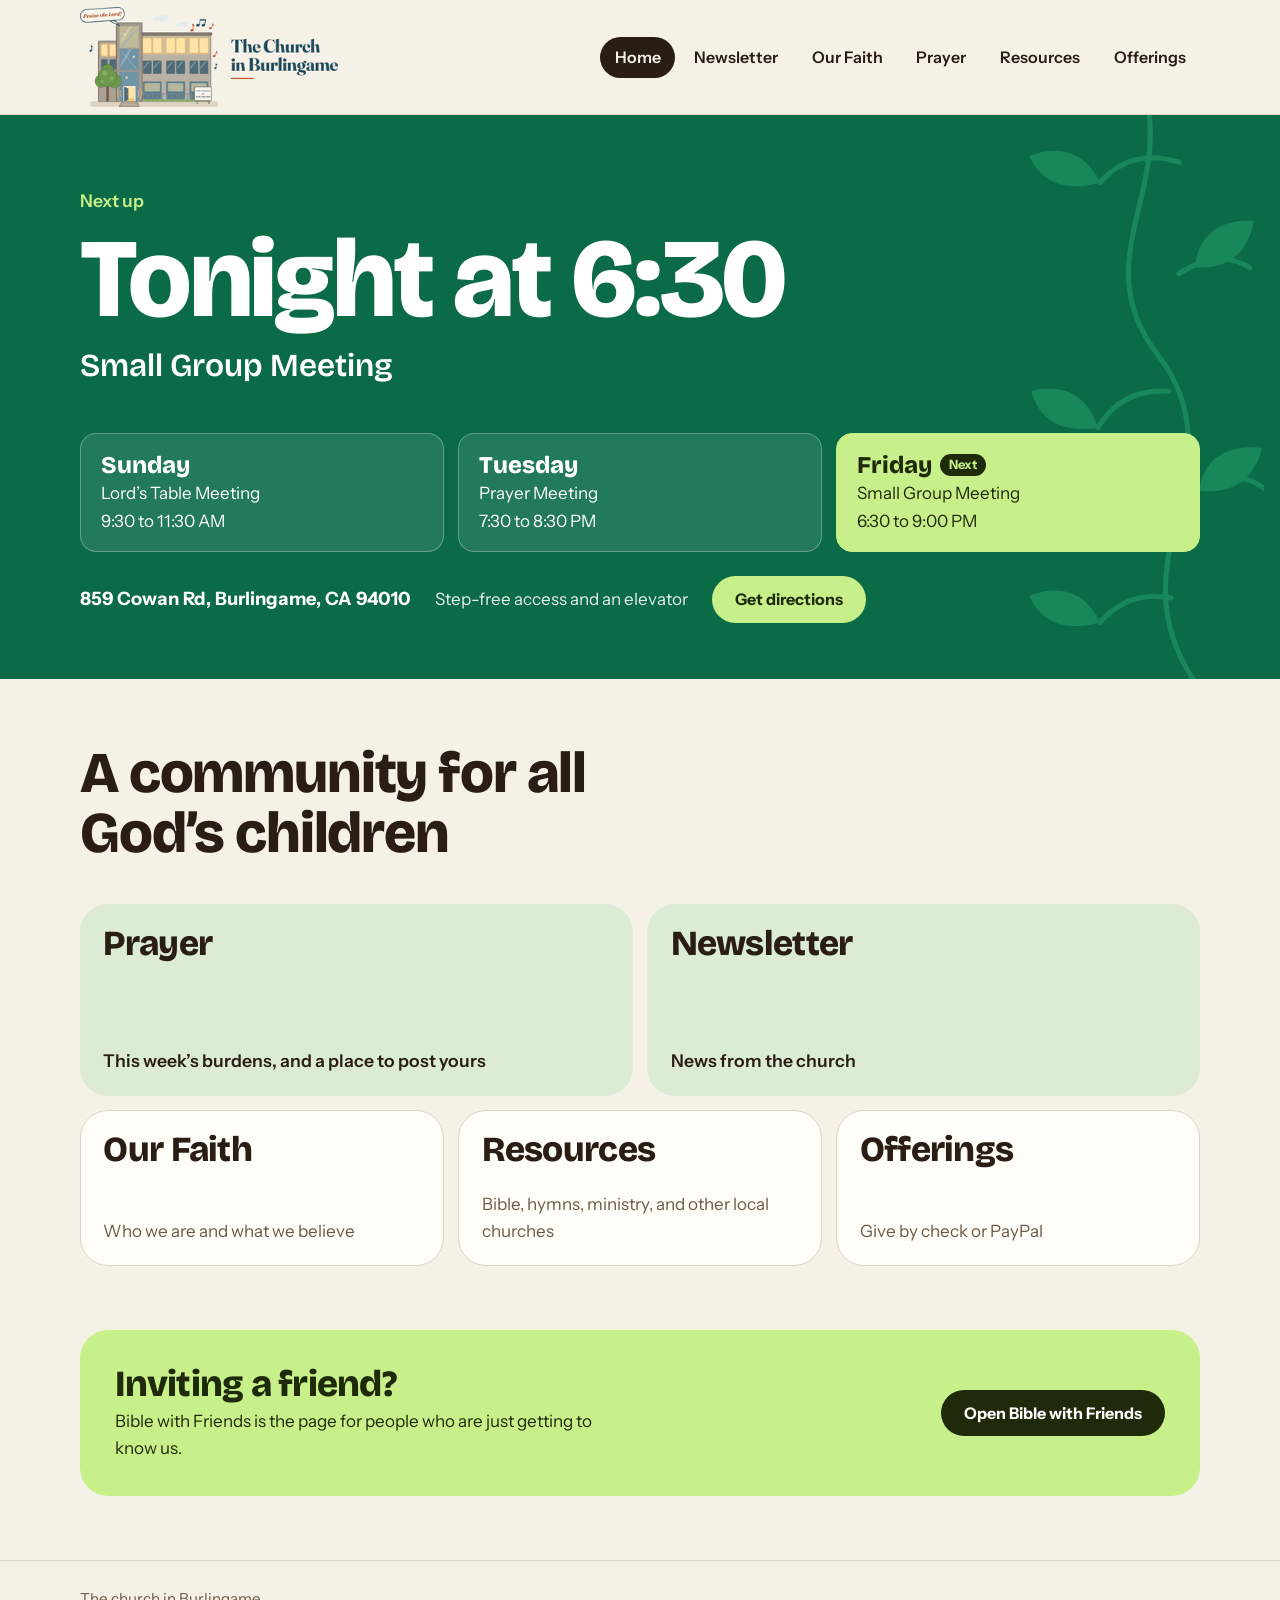
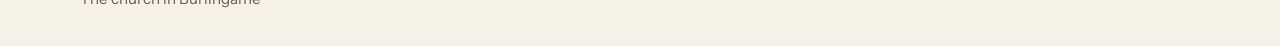
<file: index.html>
<!doctype html>
<html lang="en">
<head>
<meta charset="utf-8">
<meta name="viewport" content="width=device-width, initial-scale=1">
<title>The Church in Burlingame</title>
<meta name="robots" content="noindex, nofollow">
<meta name="theme-color" content="#f6f1e7">
<link rel="icon" href="assets/icons/favicon.ico" sizes="any">
<link rel="icon" type="image/png" href="assets/icons/favicon-48.png">
<link rel="apple-touch-icon" href="assets/icons/apple-touch-icon.png">
<link rel="manifest" href="manifest.webmanifest">
<meta name="apple-mobile-web-app-title" content="CiB">
<meta name="color-scheme" content="light only">
<link rel="preconnect" href="https://fonts.googleapis.com">
<link rel="preconnect" href="https://fonts.gstatic.com" crossorigin>
<link href="https://fonts.googleapis.com/css2?family=Bricolage+Grotesque:opsz,wght@12..96,600..800&family=Instrument+Sans:wght@400..700&display=swap" rel="stylesheet">
<link rel="stylesheet" href="assets/site.css">
</head>
<body>
<a class="skip" href="#main">Skip to content</a>
<header class="bar"><div class="wrap bar-in">
  <a class="brand" href="index.html"><img src="assets/icons/logo-256.png" srcset="assets/icons/logo-128.png 330w, assets/icons/logo-192.png 495w, assets/icons/logo-256.png 660w" sizes="(max-width: 46rem) 196px, 258px" width="258" height="100" alt="The Church in Burlingame, home"></a>
  <nav class="tabs" aria-label="Main"><a href="index.html" aria-current="page">Home</a><a href="newsletter.html">Newsletter</a><a href="our-faith.html">Our Faith</a><a href="prayer.html">Prayer</a><a href="resources.html">Resources</a><a href="offering.html">Offerings</a></nav>
</div></header>
<main id="main">

<section class="hero"><div class="wrap">
  <p class="hero-label" id="next-label">Every week</p>
  <h1 id="next-when">Sunday, Tuesday, Friday</h1>
  <p class="hero-what" id="next-what">Three times together, every week</p>
  <ul class="week" id="week"><li data-dow="0" data-start="570" data-end="690" data-name="Lord’s Table Meeting"><span class="day">Sunday<span class="tag">Next</span></span><span>Lord’s Table Meeting</span><span>9:30 to 11:30 AM</span></li><li data-dow="2" data-start="1170" data-end="1230" data-name="Prayer Meeting"><span class="day">Tuesday<span class="tag">Next</span></span><span>Prayer Meeting</span><span>7:30 to 8:30 PM</span></li><li data-dow="5" data-start="1110" data-end="1260" data-name="Small Group Meeting"><span class="day">Friday<span class="tag">Next</span></span><span>Small Group Meeting</span><span>6:30 to 9:00 PM</span></li></ul>
  <div class="place">
    <address>859 Cowan Rd, Burlingame, CA 94010</address>
    <span>Step-free access and an elevator</span>
    <a class="btn btn-sprout" href="https://www.google.com/maps/dir/?api=1&destination=859+Cowan+Rd%2C+Burlingame%2C+CA+94010">Get directions</a>
  </div>
</div></section>

<section class="block"><div class="wrap">
  <p class="motto">A community for all God’s children</p>
  <ul class="jump">
    <li class="big"><a href="prayer.html"><b>Prayer</b><span id="live-prayer">This week’s burdens, and a place to post yours</span></a></li>
    <li class="big"><a href="newsletter.html"><b>Newsletter</b><span id="live-news">News from the church</span></a></li>
    <li><a href="our-faith.html"><b>Our Faith</b><span>Who we are and what we believe</span></a></li>
    <li><a href="resources.html"><b>Resources</b><span>Bible, hymns, ministry, and other local churches</span></a></li>
    <li><a href="offering.html"><b>Offerings</b><span>Give by check or PayPal</span></a></li>
  </ul>
</div></section>

<section class="block" style="padding-top:0"><div class="wrap">
  <div class="friend">
    <div><h2>Inviting a friend?</h2><p>Bible with Friends is the page for people who are just getting to know us.</p></div>
    <a class="btn btn-ink" href="https://biblewithfriends.github.io/bwf/">Open Bible with Friends</a>
  </div>
</div></section>

</main>
<footer class="foot"><div class="wrap">
  <p>The church in Burlingame</p>
  
</div></footer>
<script src="assets/config.js"></script>
<script src="assets/site.js"></script>
</body>
</html>
</file>
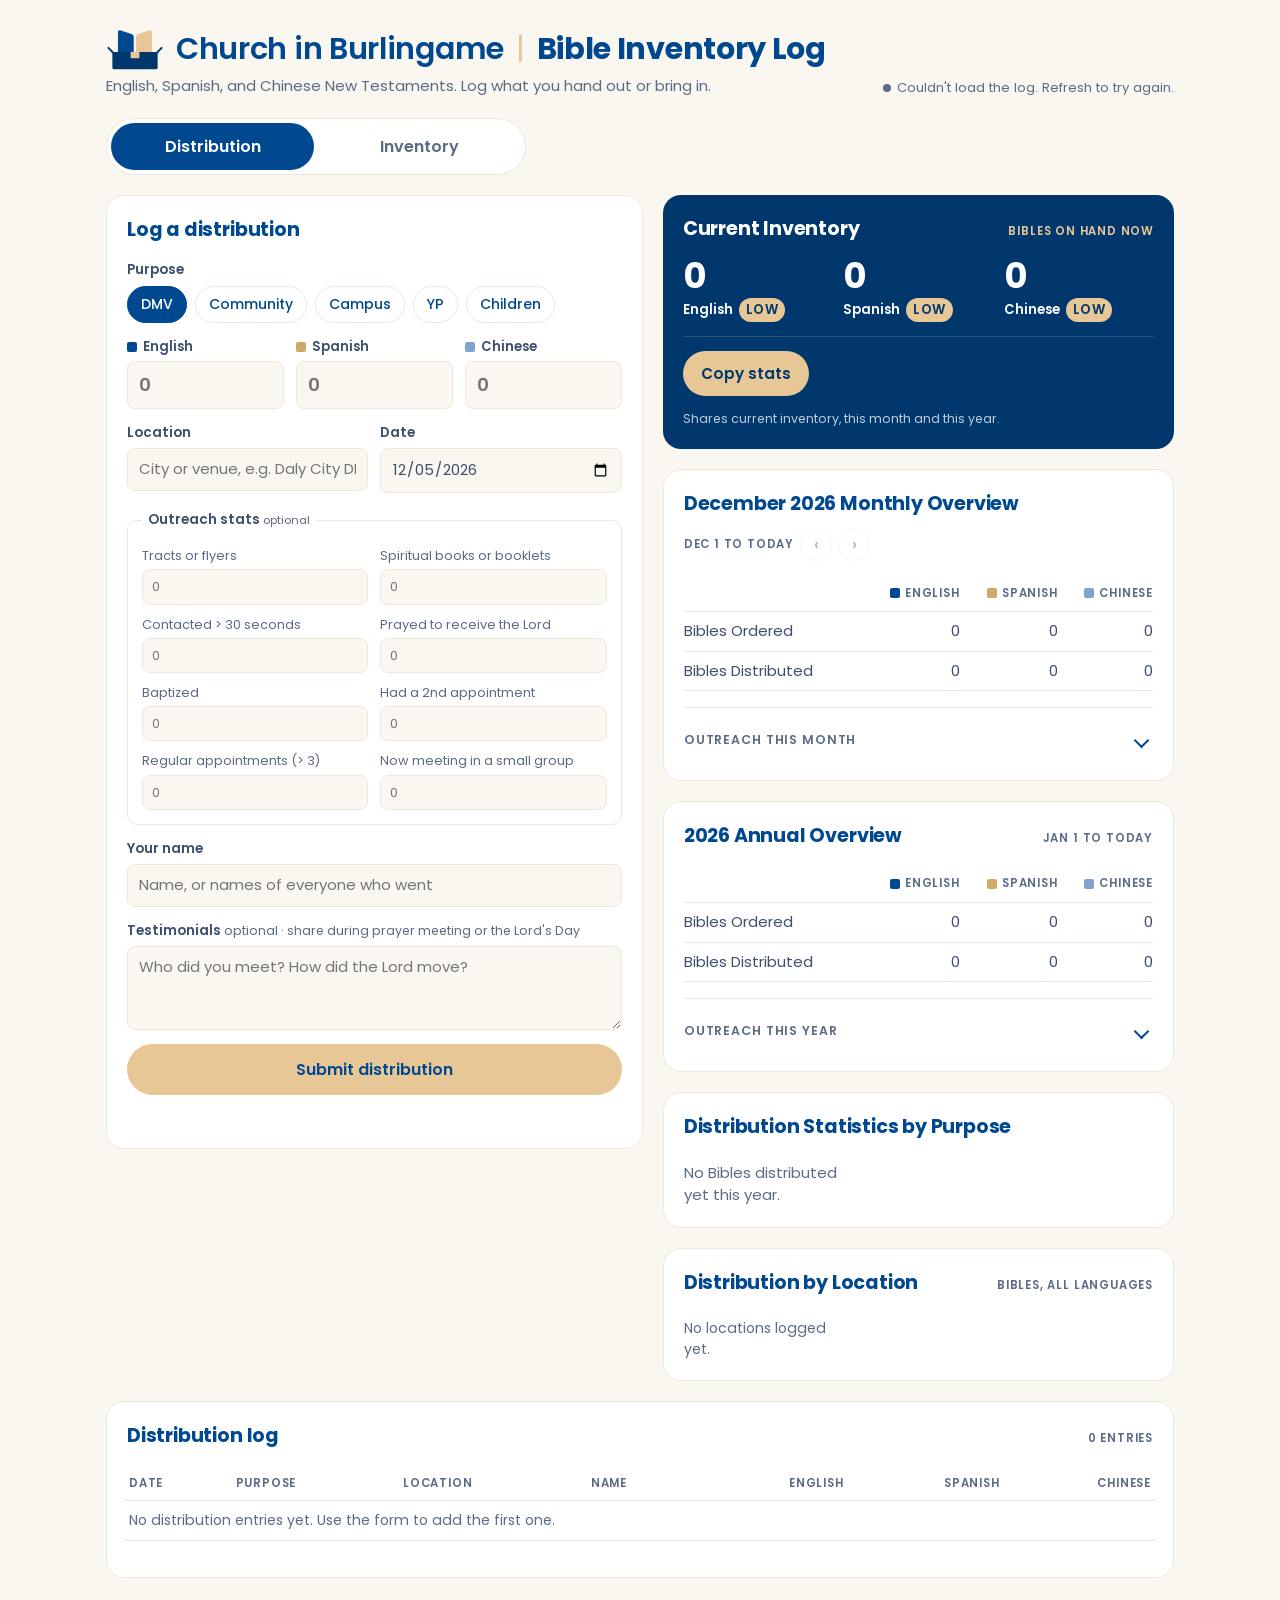
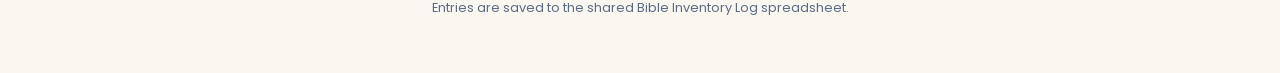
<file: bibleinventory/index.html>
<!doctype html>
<html lang="en">
<head>
<meta charset="utf-8">
<meta name="viewport" content="width=device-width,initial-scale=1,viewport-fit=cover">
<meta name="theme-color" content="#004990">
<link rel="icon" type="image/svg+xml" href="favicon.svg?v=6">
<link rel="icon" type="image/png" sizes="32x32" href="favicon-32.png?v=6">
<link rel="apple-touch-icon" sizes="180x180" href="apple-touch-icon.png?v=6">
<link rel="manifest" href="site.webmanifest?v=6">
<meta name="apple-mobile-web-app-capable" content="yes">
<meta name="mobile-web-app-capable" content="yes">
<meta name="apple-mobile-web-app-title" content="Bible Inventory">
<title>Bible Inventory Log</title>
<meta name="claude:viewport-fit-sides" content="cover">
<link rel="preconnect" href="https://fonts.googleapis.com">
<link rel="preconnect" href="https://fonts.gstatic.com" crossorigin>
<link rel="stylesheet" href="https://fonts.googleapis.com/css2?family=Poppins:wght@400;500;600;700&display=swap">
<style>
/* Layout: mode switch on top; form on the left, overview and charts on the right; log full width below.
   Colors and type follow the Bible with Friends site (biblewithfriends.github.io/bwf), a light-only theme. */
:root{
  --bg:#FAF7F0; --surface:#FFFFFF; --soft:#F4EFE4; --ink:#004990; --text:#3E4F6E; --muted:#5B6B85; --line:#EEE8DA;
  --navy:#004990; --navy-deep:#00376D; --sky:#C9D3E6;
  --accent:#E8C796; --accent-ink:#004990; --accent-soft:#F7EEDF; --accent-text:#7D5A2C;
  --sel:#004990; --sel-ink:#FFFFFF;
  --en:#004990; --es:#D2A867; --cn:#7FA3CE;
  --c1:#004990; --c2:#E8C796; --c3:#7FA3CE; --c4:#7D5A2C; --c5:#5B6B85; --c6:#C9D3E6; --c7:#B68D52; --c8:#00376D;
  --warn-bg:#E8C796; --warn:#00376D; --bad:#9B2C2C; --bad-bg:#9B2C2C; --bad-ink:#FFFFFF;
  --display:"Poppins", "PingFang SC", "Hiragino Sans GB", "Microsoft YaHei", "Noto Sans SC", system-ui, sans-serif;
  --body:"Poppins", "PingFang SC", "Hiragino Sans GB", "Microsoft YaHei", "Noto Sans SC", system-ui, sans-serif;
  --radius:18px;
  color-scheme:light;
}

*{box-sizing:border-box}
body{background:var(--bg);color:var(--text);font-family:var(--body);font-size:15px;line-height:1.5;margin:0}
[data-mode="in"] .dist-only, [data-mode="out"] .inv-only{display:none!important}
.wrap{max-width:1100px;margin:0 auto;padding-block:28px 56px;
  padding-left:max(16px, env(safe-area-inset-left, 0px));padding-right:max(16px, env(safe-area-inset-right, 0px));
  display:flex;flex-direction:column;gap:20px}
h1,h2{font-family:var(--display);font-weight:700;color:var(--ink);text-wrap:balance;margin:0;letter-spacing:-.01em}
h1{font-size:clamp(1.7rem,4vw,2.3rem);line-height:1.15}
h2{font-size:1.2rem}
.sub{color:var(--muted);margin:4px 0 0}
.num{font-variant-numeric:tabular-nums}
.label{font-size:.72rem;font-weight:600;letter-spacing:.07em;text-transform:uppercase;color:var(--muted)}

header.top{display:flex;justify-content:space-between;align-items:flex-end;gap:12px;flex-wrap:wrap}
.logo{display:flex;align-items:center;gap:12px}
.mark{width:58px;height:43px;flex:none}
.logo h1{display:flex;flex-wrap:wrap;align-items:baseline;column-gap:12px;row-gap:2px;font-size:clamp(1.35rem,3.4vw,1.9rem);line-height:1.2}
.logo .church{font-weight:600;color:var(--navy)}
.logo .divider{color:var(--accent);font-weight:400}
.logo .app{font-weight:700;color:var(--navy)}
@media (max-width:640px){.logo .divider{display:none}.logo h1{flex-direction:column;align-items:flex-start}.logo .church{font-size:.62em;letter-spacing:.08em;text-transform:uppercase;color:var(--accent-text)}}
.status{font-size:.82rem;color:var(--muted);display:flex;align-items:center;gap:6px}
.dot{width:8px;height:8px;border-radius:50%;background:var(--muted)}
.dot.on{background:var(--navy)}
.banner{background:var(--accent-soft);color:var(--accent-text);border:1px solid var(--accent);border-radius:var(--radius);padding:10px 14px;font-size:.9rem}

.seg{display:grid;grid-template-columns:1fr 1fr;background:var(--surface);border:1px solid var(--line);border-radius:999px;padding:4px;gap:4px;max-width:420px;width:100%}
.seg button{border:0;background:transparent;color:var(--muted);font:600 1rem var(--body);padding:11px 8px;border-radius:999px;cursor:pointer}
.seg button[aria-pressed="true"]{background:var(--sel);color:var(--sel-ink)}

.grid{display:grid;grid-template-columns:minmax(0,1.05fr) minmax(0,1fr);gap:20px;align-items:start}
@media (max-width:860px){.grid{grid-template-columns:1fr}}
.col{display:flex;flex-direction:column;gap:20px;min-width:0}
.card{background:var(--surface);border:1px solid var(--line);border-radius:var(--radius);padding:20px;display:flex;flex-direction:column;gap:16px;min-width:0}
.card-head{display:flex;justify-content:space-between;align-items:baseline;gap:10px;flex-wrap:wrap}

/* form */
form{display:flex;flex-direction:column;gap:14px}
.field{display:flex;flex-direction:column;gap:5px;min-width:0}
.field > span,.field > .flabel{font-size:.85rem;font-weight:600}
.field small{color:var(--muted);font-size:.78rem;font-weight:400}
.row3{display:grid;grid-template-columns:repeat(3,minmax(0,1fr));gap:12px}
@media (max-width:420px){.row3{gap:8px}}
.row2{display:grid;grid-template-columns:repeat(auto-fit,minmax(170px,1fr));gap:12px}
input,textarea{font:inherit;color:var(--text);background:var(--bg);border:1px solid var(--line);border-radius:8px;padding:9px 11px;width:100%;min-width:0}
textarea{resize:vertical;min-height:84px}
input:focus-visible,textarea:focus-visible,button:focus-visible,a:focus-visible{outline:2px solid var(--navy);outline-offset:2px}
.chips{display:flex;flex-wrap:wrap;gap:8px}
.chip{border:1px solid var(--line);background:var(--surface);color:var(--ink);font:500 .88rem var(--body);padding:7px 13px;border-radius:999px;cursor:pointer}
.chip[aria-pressed="true"]{background:var(--sel);border-color:var(--sel);color:var(--sel-ink)}
.qty input{font-size:1.15rem;font-weight:600;font-variant-numeric:tabular-nums}
.qty .field > span{display:flex;align-items:center;gap:6px;font-size:.82rem}
.sw{width:10px;height:10px;border-radius:2px;display:inline-block;flex:none}
.sw.en{background:var(--en)} .sw.es{background:var(--es)} .sw.cn{background:var(--cn)}
.suggest{display:flex;flex-wrap:wrap;align-items:center;gap:6px;font-size:.82rem;color:var(--muted)}
.suggest button{border:1px dashed var(--accent-text);background:var(--accent-soft);color:var(--ink);font:600 .82rem var(--body);padding:4px 10px;border-radius:999px;cursor:pointer}
fieldset.stats{border:1px solid var(--line);border-radius:10px;padding:12px 14px 14px;margin:0;min-width:0}
fieldset.stats legend{padding:0 6px;font-size:.85rem;font-weight:600}
fieldset.stats legend small{font-weight:400;color:var(--muted)}
.stat-grid{display:grid;grid-template-columns:repeat(auto-fill,minmax(150px,1fr));gap:10px 12px;margin-top:4px}
.stat-grid label{display:flex;flex-direction:column;justify-content:space-between;gap:4px;font-size:.8rem;color:var(--muted)}
.stat-grid input{padding:7px 9px;font-variant-numeric:tabular-nums}
.btn{border:0;background:var(--accent);color:var(--accent-ink);font:600 1rem var(--body);padding:13px 22px;border-radius:999px;cursor:pointer}
.btn:disabled{opacity:.6;cursor:progress}
.btn.ghost{background:var(--surface);color:var(--navy);border:1px solid var(--line);font-size:.9rem;padding:8px 14px;font-weight:600}
.msg{font-size:.9rem;min-height:1.3em;margin:0}
.msg.ok{color:var(--navy)} .msg.err{color:var(--bad)}

/* overview */
.stock{width:100%;border-collapse:collapse}
.stock th,.stock td{padding:8px 0;text-align:right;border-bottom:1px solid var(--line)}
.stock th:first-child,.stock td:first-child{text-align:left}
.stock thead th{font-size:.72rem;letter-spacing:.07em;text-transform:uppercase;color:var(--muted);font-weight:600}
.stock thead th span{display:inline-flex;align-items:center;gap:5px}
.inventory{background:var(--navy-deep);border-radius:var(--radius);padding:20px;display:flex;flex-direction:column;gap:14px;color:#FFFFFF;min-width:0}
.inventory .label{color:var(--accent)}
.inventory h2{color:#FFFFFF}
.inv-tiles{display:grid;grid-template-columns:repeat(3,minmax(0,1fr));gap:10px}
.inv-tiles div{display:flex;flex-direction:column;gap:2px;min-width:0}
.inv-tiles b{font-family:var(--display);font-size:clamp(1.6rem,5vw,2.2rem);line-height:1.1;font-variant-numeric:tabular-nums}
.inv-tiles span{font-size:.82rem;font-weight:600;display:flex;align-items:center;gap:6px;flex-wrap:wrap}
.inv-tiles em{font-style:normal}
.pill{display:inline-block;font:700 .66rem var(--body);letter-spacing:.04em;text-transform:uppercase;padding:2px 7px;border-radius:999px;background:var(--warn-bg);color:var(--warn)}
.pill.bad{background:var(--bad-bg);color:var(--bad-ink)}
.yearstats{display:grid;grid-template-columns:repeat(auto-fill,minmax(130px,1fr));gap:12px;margin:0}
.yearstats div{display:flex;flex-direction:column;gap:2px}
.yearstats dt{font-size:.76rem;color:var(--muted);order:2}
.yearstats dd{margin:0;font-family:var(--display);font-weight:700;font-size:1.2rem;font-variant-numeric:tabular-nums;order:1}

.month-nav{display:flex;align-items:center;gap:6px}
.month-nav button{border:1px solid var(--line);background:var(--surface);color:var(--navy);font:600 1rem var(--body);width:32px;height:32px;border-radius:999px;cursor:pointer;line-height:1}
.month-nav button:disabled{opacity:.35;cursor:default}
details.outreach{border-top:1px solid var(--line);padding-top:12px}
details.outreach summary{cursor:pointer;list-style:none;display:flex;align-items:center;justify-content:space-between;gap:10px;min-height:40px;font-size:.78rem;font-weight:600;letter-spacing:.07em;text-transform:uppercase;color:var(--muted)}
details.outreach summary::-webkit-details-marker{display:none}
details.outreach summary::after{content:"";width:9px;height:9px;border-right:2px solid var(--navy);border-bottom:2px solid var(--navy);transform:rotate(45deg);margin-right:6px;transition:transform .2s}
details.outreach[open] summary::after{transform:rotate(-135deg)}
details.outreach[open] .yearstats{margin-top:10px}
.share{display:flex;flex-wrap:wrap;gap:10px;align-items:center;border-top:1px solid rgba(255,255,255,.15);padding-top:14px}
.share .btn{text-decoration:none;display:inline-flex;align-items:center;justify-content:center;font-size:.95rem;padding:11px 18px}
.share-copy{background:var(--accent);color:var(--navy-deep)}
.share-msg{font-size:.85rem;color:var(--accent)}
.share-note{margin:0;font-size:.78rem;color:rgba(255,255,255,.75)}
#shareFallback{width:100%;min-height:150px;font-size:14px;background:#FFFFFF;color:var(--text)}
@media (max-width:640px){.share .btn{flex:1 1 140px}}
/* pie */
.pie-wrap{display:grid;grid-template-columns:180px minmax(0,1fr);gap:20px;align-items:center}
@media (max-width:460px){.pie-wrap{grid-template-columns:1fr;justify-items:center}}
.pie-wrap svg{width:180px;height:180px;max-width:100%}
.pie-total{font-family:var(--display);font-weight:700;fill:var(--ink)}
.pie-cap{font-family:var(--body);font-size:11px;fill:var(--muted)}
.plegend{list-style:none;margin:0;padding:0;display:flex;flex-direction:column;gap:8px;width:100%}
.plegend li{display:grid;grid-template-columns:12px minmax(0,1fr) auto;gap:8px;align-items:center;font-size:.9rem}
.plegend i{width:12px;height:12px;border-radius:3px}
.plegend span:last-child{color:var(--muted);font-variant-numeric:tabular-nums;white-space:nowrap}

/* locations */
.locs{list-style:none;margin:0;padding:0;display:flex;flex-direction:column;gap:10px}
.locs li{display:grid;grid-template-columns:minmax(0,150px) minmax(0,1fr) 3ch;gap:10px;align-items:center;font-size:.88rem}
.locs .name{overflow:hidden;text-overflow:ellipsis;white-space:nowrap}
.locs .track{height:12px;background:var(--soft);border-radius:3px;overflow:hidden}
.locs .track i{display:block;height:100%;background:var(--navy);border-radius:3px}
.locs b{text-align:right;font-variant-numeric:tabular-nums}

/* log */
.tablewrap{overflow-x:auto;margin:0 -4px}
table.log{width:100%;border-collapse:collapse;font-size:.88rem;min-width:680px}
.log th{text-align:left;font-size:.72rem;letter-spacing:.07em;text-transform:uppercase;color:var(--muted);font-weight:600;padding:8px 6px;border-bottom:1px solid var(--line)}
.log td{padding:9px 6px;border-bottom:1px solid var(--line);vertical-align:top}
.log td.n,.log th.n{text-align:right;font-variant-numeric:tabular-nums;white-space:nowrap}
.log td.d{white-space:nowrap;color:var(--muted);font-variant-numeric:tabular-nums}
.log .note{color:var(--muted);font-size:.8rem;display:block}
.log .testi{font-style:italic}
.tag{display:inline-block;font-size:.76rem;font-weight:600;padding:2px 8px;border-radius:999px;background:var(--soft);white-space:nowrap}
.plus{color:var(--accent-text);font-weight:600}
footer{color:var(--muted);font-size:.8rem;text-align:center}

/* touch devices: comfortable tap targets, no zoom-on-focus on iPhone */
html{-webkit-text-size-adjust:100%;text-size-adjust:100%}
button,.chip,.seg button{touch-action:manipulation;-webkit-tap-highlight-color:transparent}
@media (pointer:coarse){
  input,textarea{font-size:16px}
  .qty input{font-size:1.2rem}
  .chip{padding:10px 15px;min-height:44px}
  .seg button{min-height:46px}
  .btn{min-height:50px}
  .month-nav button{width:44px;height:44px}
  .suggest button{padding:8px 12px;min-height:36px}
}

/* phones */
@media (max-width:860px){
  .col{display:contents}
  .grid > .col > .inventory{order:-1}
  .grid > section{order:0}
  .grid > .col > .card{order:1}
}
@media (max-width:640px){
  .wrap{padding-block:18px 40px;gap:16px}
  .grid{gap:16px}
  .card,.inventory{padding:16px;gap:14px}
  .seg{max-width:none}
  .stat-grid{grid-template-columns:repeat(2,minmax(0,1fr))}
  .stock th,.stock td{padding:7px 0;font-size:.9rem}
  .stock td:first-child{padding-right:8px}
  .locs li{grid-template-columns:minmax(0,110px) minmax(0,1fr) 3ch}
  .card-head .month-nav{width:100%;justify-content:space-between}
  /* log as stacked rows instead of a wide table */
  .tablewrap{overflow:visible;margin:0}
  table.log{min-width:0}
  .log thead{display:none}
  .log tbody, .log tr{display:block}
  .log tr{display:grid;grid-template-columns:repeat(3,minmax(0,1fr));gap:4px 10px;padding:12px 0;border-bottom:1px solid var(--line)}
  .log td{border:0;padding:0;min-width:0}
  .log td.d{grid-column:1 / 3}
  .log td.p{grid-column:3;text-align:right}
  .log td.loc{grid-column:1 / -1;font-weight:600}
  .log td.who{grid-column:1 / -1}
  .log td.n{text-align:left;font-weight:600}
  .log td.n::before{content:attr(data-l);display:block;font-size:.68rem;font-weight:600;letter-spacing:.06em;text-transform:uppercase;color:var(--muted)}
  .log td[colspan]{grid-column:1 / -1}
}
</style>

<div class="wrap">
  <header class="top">
    <div>
      <div class="logo">
        <svg class="mark" viewBox="4 0 146 108" aria-hidden="true"><g transform="translate(9 0) scale(0.88)"><path d="M36.6 8.3 L68.2 19.4 Q72 20.7 72 24.7 L72 70 Q72 74 68 74.8 L42 79.8 C36.5 81.4 31.5 84.4 27.6 87.6 C25.4 89.4 23.2 88.3 24.4 86.4 C27.6 82.4 30 78.5 30 70 L30 13 Q30 6 36.6 8.3 Z" fill="#004990" stroke="#004990" stroke-width="3" stroke-linejoin="round"/><path d="M117.4 8.3 L85.8 19.4 Q82 20.7 82 24.7 L82 70 Q82 74 86 74.8 L112 79.8 C117.5 81.4 122.5 84.4 126.4 87.6 C128.6 89.4 130.8 88.3 129.6 86.4 C126.4 82.4 124 78.5 124 70 L124 13 Q124 6 117.4 8.3 Z" fill="#E8C796" stroke="#E8C796" stroke-width="3" stroke-linejoin="round"/></g><path d="M22 62 L10 50 M132 62 L144 50" stroke="#00376D" stroke-width="5" stroke-linecap="round" fill="none"/><rect x="20" y="60" width="114" height="44" rx="5" fill="#00376D"/><rect x="66" y="60" width="22" height="16" fill="#E8C796"/></svg>
        <h1><span class="church">Church in Burlingame</span><span class="divider" aria-hidden="true">|</span><span class="app">Bible Inventory Log</span></h1>
      </div>
      <p class="sub">English, Spanish, and Chinese New Testaments. Log what you hand out or bring in.</p>
    </div>
    <div class="status"><span class="dot" id="dot"></span><span id="statusText">Loading…</span></div>
  </header>

  <div class="banner" id="previewBanner" hidden>Preview mode: showing a copy of the log. New entries appear here but are not saved until the site is connected to the Google Sheet.</div>

  <div class="seg" role="group" aria-label="Show">
    <button type="button" id="typeOut" aria-pressed="true">Distribution</button>
    <button type="button" id="typeIn" aria-pressed="false">Inventory</button>
  </div>

  <div class="grid">
    <section class="card" aria-labelledby="formTitle">
      <div class="card-head"><h2 id="formTitle">Log a distribution</h2></div>
      <p class="sub inv-only" style="margin:0">Enter how many New Testaments were ordered or brought in.</p>
      <form id="entryForm" novalidate>
        <div class="field dist-only">
          <span id="purposeLabel">Purpose</span>
          <div class="chips" id="chips" role="group" aria-labelledby="purposeLabel"></div>
        </div>

        <div class="row3 qty">
          <label class="field"><span><i class="sw en"></i>English</span><input id="qtyEn" type="number" inputmode="numeric" min="0" max="5000" placeholder="0"></label>
          <label class="field"><span><i class="sw es"></i>Spanish</span><input id="qtyEs" type="number" inputmode="numeric" min="0" max="5000" placeholder="0"></label>
          <label class="field"><span><i class="sw cn"></i>Chinese</span><input id="qtyCn" type="number" inputmode="numeric" min="0" max="5000" placeholder="0"></label>
        </div>

        <div class="row2">
          <div class="field dist-only">
            <label class="flabel" for="location">Location</label>
            <input id="location" type="text" maxlength="80" list="locList" autocomplete="off" placeholder="City or venue, e.g. Daly City DMV">
            <datalist id="locList"></datalist>
            <div class="suggest" id="locSuggest" hidden></div>
          </div>
          <label class="field"><span>Date</span><input id="date" type="date" required></label>
        </div>

        <fieldset class="stats dist-only">
          <legend>Outreach stats <small>optional</small></legend>
          <div class="stat-grid" id="statFields"></div>
        </fieldset>

        <label class="field"><span id="nameLabel">Your name</span><input id="name" type="text" maxlength="80" autocomplete="name" placeholder="Name, or names of everyone who went" required></label>
        <label class="field"><span id="notesLabel">Testimonials <small>optional · share during prayer meeting or the Lord's Day</small></span><textarea id="notes" maxlength="1000" placeholder="Who did you meet? How did the Lord move?"></textarea></label>

        <button class="btn" type="submit" id="submitBtn">Submit distribution</button>
        <p class="msg" id="formMsg" role="status" aria-live="polite"></p>
      </form>
    </section>

    <div class="col">
      <section class="inventory" aria-labelledby="invTitle">
        <div class="card-head"><h2 id="invTitle">Current Inventory</h2><span class="label">Bibles on hand now</span></div>
        <div class="inv-tiles">
          <div><b id="hand-en">0</b><span>English <em id="flag-en"></em></span></div>
          <div><b id="hand-es">0</b><span>Spanish <em id="flag-es"></em></span></div>
          <div><b id="hand-cn">0</b><span>Chinese <em id="flag-cn"></em></span></div>
        </div>
        <div class="share">
          <button type="button" class="btn share-copy" id="shareCopy">Copy stats</button>
          <span class="share-msg" id="shareMsg" role="status" aria-live="polite"></span>
        </div>
        <p class="share-note">Shares current inventory, this month and this year.</p>
        <textarea id="shareFallback" readonly hidden></textarea>
      </section>

      <section class="card" aria-labelledby="monthTitle">
        <div class="card-head">
          <h2 id="monthTitle">Monthly Overview</h2>
          <div class="month-nav">
            <span class="label" id="monthRange"></span>
            <button type="button" id="monthPrev" aria-label="Previous month">‹</button>
            <button type="button" id="monthNext" aria-label="Next month">›</button>
          </div>
        </div>
        <table class="stock num">
          <thead><tr><th></th><th><span><i class="sw en"></i>English</span></th><th><span><i class="sw es"></i>Spanish</span></th><th><span><i class="sw cn"></i>Chinese</span></th></tr></thead>
          <tbody>
            <tr><td>Bibles Ordered</td><td id="m-in-en">0</td><td id="m-in-es">0</td><td id="m-in-cn">0</td></tr>
            <tr><td>Bibles Distributed</td><td id="m-out-en">0</td><td id="m-out-es">0</td><td id="m-out-cn">0</td></tr>
          </tbody>
        </table>
        <details class="outreach dist-only">
          <summary>Outreach this month</summary>
          <dl class="yearstats" id="monthStats"></dl>
        </details>
      </section>

      <section class="card" aria-labelledby="stockTitle">
        <div class="card-head"><h2 id="stockTitle">2026 Annual Overview</h2><span class="label">Jan 1 to today</span></div>
        <table class="stock num">
          <thead><tr><th></th><th><span><i class="sw en"></i>English</span></th><th><span><i class="sw es"></i>Spanish</span></th><th><span><i class="sw cn"></i>Chinese</span></th></tr></thead>
          <tbody>
            <tr><td>Bibles Ordered</td><td id="in-en">0</td><td id="in-es">0</td><td id="in-cn">0</td></tr>
            <tr><td>Bibles Distributed</td><td id="out-en">0</td><td id="out-es">0</td><td id="out-cn">0</td></tr>
          </tbody>
        </table>
        <details class="outreach dist-only">
          <summary>Outreach this year</summary>
          <dl class="yearstats" id="yearStats"></dl>
        </details>
      </section>

      <section class="card dist-only" aria-labelledby="purpTitle">
        <div class="card-head"><h2 id="purpTitle">Distribution Statistics by Purpose</h2></div>
        <div class="pie-wrap" id="pie"></div>
      </section>

      <section class="card dist-only" aria-labelledby="locTitle">
        <div class="card-head"><h2 id="locTitle">Distribution by Location</h2><span class="label">Bibles, all languages</span></div>
        <ul class="locs" id="locs"></ul>
      </section>
    </div>
  </div>

  <section class="card" aria-labelledby="logTitle">
    <div class="card-head"><h2 id="logTitle">Distribution log</h2><span class="label" id="logCount"></span></div>
    <div class="tablewrap">
      <table class="log">
        <thead><tr><th>Date</th><th>Purpose</th><th class="dist-only">Location</th><th id="nameHead">Name</th><th class="n">English</th><th class="n">Spanish</th><th class="n">Chinese</th></tr></thead>
        <tbody id="logBody"></tbody>
      </table>
    </div>
    <div><button class="btn ghost" type="button" id="moreBtn" hidden>Show all entries</button></div>
  </section>

  <footer>Entries are saved to the shared Bible Inventory Log spreadsheet.</footer>
</div>

<script>
/* ===== Settings =====
   Paste the Web app URL from Google Apps Script between the quotes.
   Leave it empty to run in preview mode. */
const API_URL = "https://script.google.com/macros/s/AKfycbyBVZaYZoZbLq4gcDsWX2t1uGxelvTuq6Bxdeyx3se7oJrkm3l7ICPmcNNVUERik6TS/exec";

const SEED = [];
const DEFAULT_PURPOSES = ["DMV", "Community", "Campus", "YP", "Children"];
const RETIRED_PURPOSES = ["Distribution", "College Tabling"]; // older labels: still shown, not offered as buttons
const IN_PURPOSES = ["Restock", "Initial Inventory"];
const LOW_STOCK = 30;
const LANGS = [["en","english","English"],["es","spanish","Spanish"],["cn","chinese","Chinese"]];
// Optional counts, matching the NorCal TSUF Statistics form
const STATS = [
  ["tracts","Tracts or flyers"], ["books","Spiritual books or booklets"],
  ["contacted","Contacted > 30 seconds"], ["prayed","Prayed to receive the Lord"],
  ["baptized","Baptized"], ["appt2","Had a 2nd appointment"],
  ["apptRegular","Regular appointments (> 3)"], ["smallGroup","Now meeting in a small group"]
];
const CAT = ["--c1","--c2","--c3","--c4","--c5","--c6","--c7","--c8"];

const $ = id => document.getElementById(id);
let entries = [];
let type = "out";
let purpose = "DMV";
let showAll = false;
let monthOffset = 0; // 0 = this month, 1 = last month, ...

function todayISO(){const d=new Date();d.setMinutes(d.getMinutes()-d.getTimezoneOffset());return d.toISOString().slice(0,10)}
function fmtDate(iso){const [y,m,d]=iso.split("-").map(Number);return new Date(y,m-1,d).toLocaleDateString("en-US",{month:"short",day:"numeric",year:"numeric"})}
function esc(s){return String(s??"").replace(/[&<>"']/g,c=>({"&":"&amp;","<":"&lt;",">":"&gt;",'"':"&quot;","'":"&#39;"}[c]))}
function norm(e){const o={...e};for(const [,k] of LANGS)o[k]=Number(o[k])||0;return o}
function isIn(e){return LANGS.some(([,k])=>e[k]>0)}
function given(e){return LANGS.reduce((s,[,k])=>s-Math.min(e[k],0),0)}
function key(s){return String(s||"").toLowerCase().replace(/[^a-z0-9 ]/g," ").replace(/\s+/g," ").trim()}

/* ---------- location matching ---------- */
function locations(){
  const m=new Map();
  for(const e of entries){if(isIn(e)||!e.location)continue;const k=key(e.location);if(!m.has(k))m.set(k,{name:e.location,total:0});m.get(k).total+=given(e)}
  return m;
}
function lev(a,b){const d=Array.from({length:b.length+1},(_,i)=>i);for(let i=1;i<=a.length;i++){let p=d[0];d[0]=i;for(let j=1;j<=b.length;j++){const t=d[j];d[j]=Math.min(d[j]+1,d[j-1]+1,p+(a[i-1]===b[j-1]?0:1));p=t}}return d[b.length]}
// "san mateo dmv" -> ["sm dmv", "smd"]
function abbrevs(k){const t=k.split(" ");const out=[];for(let i=2;i<=t.length;i++)out.push(t.slice(0,i).map(w=>w[0]).join("")+(i<t.length?" "+t.slice(i).join(" "):""));return out}
function suggestions(input){
  const q=key(input);if(q.length<2)return[];
  const res=[];
  for(const [k,v] of locations()){
    if(k===q)return[];
    let score=0;
    if(abbrevs(k).some(a=>a===q||(q.length>=3&&a.startsWith(q))))score=3;
    else if(q.length>=3&&(k.startsWith(q)||k.includes(" "+q)))score=2.5;
    else if(q.length>=3&&k.includes(q))score=2;
    else{const r=1-lev(q,k)/Math.max(q.length,k.length);if(r>=.7)score=1+r}
    if(score)res.push([score,v.name]);
  }
  return res.sort((a,b)=>b[0]-a[0]).slice(0,3).map(r=>r[1]);
}
function renderSuggest(){
  const s=suggestions($("location").value),box=$("locSuggest");
  box.hidden=!s.length;
  box.innerHTML=s.length?`Did you mean ${s.map(n=>`<button type="button" data-loc="${esc(n)}">${esc(n)}</button>`).join("")}`:"";
}

/* ---------- rendering ---------- */
function render(){
  const year=String(new Date().getFullYear());
  $("stockTitle").textContent=year+" Annual Overview";
  // monthly
  const now=new Date(),md=new Date(now.getFullYear(),now.getMonth()-monthOffset,1);
  const mKey=`${md.getFullYear()}-${String(md.getMonth()+1).padStart(2,"0")}`;
  const mName=md.toLocaleDateString("en-US",{month:"long",year:"numeric"});
  const mShort=md.toLocaleDateString("en-US",{month:"short"});
  const lastDay=new Date(md.getFullYear(),md.getMonth()+1,0).getDate();
  $("monthTitle").textContent=mName+" Monthly Overview";
  $("monthRange").textContent=monthOffset===0?`${mShort} 1 to today`:`${mShort} 1 to ${lastDay}`;
  const earliest=entries.reduce((m,e)=>e.date<m?e.date:m,mKey);
  $("monthPrev").disabled=mKey<=earliest.slice(0,7);
  $("monthNext").disabled=monthOffset===0;
  const mt={in:{},out:{}},mStats={};
  for(const [c] of LANGS){mt.in[c]=0;mt.out[c]=0}
  for(const e of entries){
    if(!e.date.startsWith(mKey))continue;
    for(const [c,k] of LANGS){if(e[k]>0)mt.in[c]+=e[k];else mt.out[c]-=e[k]}
    for(const [k] of STATS)mStats[k]=(mStats[k]||0)+(+e[k]||0);
  }
  for(const [c] of LANGS){$("m-in-"+c).textContent=mt.in[c];$("m-out-"+c).textContent=mt.out[c]}
  window.__month={name:mName,mt};
  $("monthStats").innerHTML=STATS.map(([k,l])=>`<div><dt>${l}</dt><dd>${mStats[k]||0}</dd></div>`).join("");
  const tot={in:{},out:{},hand:{}},yearTot={},byP=new Map();
  for(const [c] of LANGS){tot.in[c]=0;tot.out[c]=0;tot.hand[c]=0}
  for(const e of entries){
    for(const [c,k] of LANGS)tot.hand[c]+=e[k];
    if(!e.date.startsWith(year))continue;
    for(const [c,k] of LANGS){if(e[k]>0)tot.in[c]+=e[k];else tot.out[c]-=e[k]}
    for(const [k] of STATS)yearTot[k]=(yearTot[k]||0)+(+e[k]||0);
    if(!isIn(e)){const g=given(e);if(g)byP.set(e.purpose,(byP.get(e.purpose)||0)+g)}
  }
  for(const [c] of LANGS){
    $("in-"+c).textContent=tot.in[c];$("out-"+c).textContent=tot.out[c];
    const h=tot.hand[c];$("hand-"+c).textContent=h;
    $("flag-"+c).innerHTML=h<0?'<span class="pill bad">Add a count</span>':h<LOW_STOCK?'<span class="pill">Low</span>':"";
  }
  $("yearStats").innerHTML=STATS.map(([k,l])=>`<div><dt>${l}</dt><dd>${yearTot[k]||0}</dd></div>`).join("");
  buildShare(year,tot);

  // pie: total Bibles distributed this year, by purpose
  const rows=[...byP.entries()].sort((a,b)=>b[1]-a[1]);
  const total=rows.reduce((s,r)=>s+r[1],0);
  if(!total){$("pie").innerHTML='<p class="sub">No Bibles distributed yet this year.</p>'}
  else{
    const R=70,C=2*Math.PI*R;let off=0;
    const arcs=rows.map(([p,v],i)=>{const len=v/total*C;const a=`<circle r="${R}" cx="90" cy="90" fill="none" stroke="var(${CAT[i%8]})" stroke-width="28" stroke-dasharray="${len} ${C-len}" stroke-dashoffset="${-off}" transform="rotate(-90 90 90)"><title>${esc(p)}: ${v}</title></circle>`;off+=len;return a}).join("");
    $("pie").innerHTML=`<svg viewBox="0 0 180 180" role="img" aria-label="${total} Bibles distributed, by purpose">${arcs}
      <text x="90" y="92" text-anchor="middle" class="pie-total" font-size="30">${total}</text>
      <text x="90" y="112" text-anchor="middle" class="pie-cap">Bibles distributed</text></svg>
      <ul class="plegend">${rows.map(([p,v],i)=>`<li><i style="background:var(${CAT[i%8]})"></i><span>${esc(p)}</span><span>${v} · ${Math.round(v/total*100)}%</span></li>`).join("")}</ul>`;
  }

  // locations
  const locs=[...locations().values()].filter(l=>l.total>0).sort((a,b)=>b.total-a.total);
  const maxL=Math.max(1,...locs.map(l=>l.total));
  $("locs").innerHTML=locs.length?locs.map(l=>`<li><span class="name" title="${esc(l.name)}">${esc(l.name)}</span><span class="track"><i style="width:${l.total/maxL*100}%"></i></span><b>${l.total}</b></li>`).join(""):'<li class="sub">No locations logged yet.</li>';
  $("locList").innerHTML=locs.map(l=>`<option value="${esc(l.name)}"></option>`).join("");

  // log
  const inMode=type==="in";
  const sorted=entries.map((e,i)=>({e,i})).filter(x=>isIn(x.e)===inMode).sort((a,b)=>b.e.date.localeCompare(a.e.date)||b.i-a.i).map(x=>x.e);
  const shown=showAll?sorted:sorted.slice(0,10);
  const n=v=>v>0?`<span class="plus">+${v}</span>`:v<0?String(-v):"–";
  $("logBody").innerHTML=shown.map(e=>`<tr><td class="d">${fmtDate(e.date)}</td><td class="p"><span class="tag">${esc(e.purpose)}</span></td>
      <td class="dist-only loc">${esc(e.location)||'<span class="sub">–</span>'}</td>
      <td class="who">${esc(e.name)}${inMode&&e.location?`<span class="note">From ${esc(e.location)}</span>`:""}${statLine(e)}${e.notes?`<span class="note${inMode?"":" testi"}">${esc(e.notes)}</span>`:""}</td>
      <td class="n" data-l="English">${n(e.english)}</td><td class="n" data-l="Spanish">${n(e.spanish)}</td><td class="n" data-l="Chinese">${n(e.chinese)}</td></tr>`).join("")
    ||`<tr><td colspan="7" class="sub">No ${inMode?"inventory":"distribution"} entries yet. Use the form to add the first one.</td></tr>`;
  $("logCount").textContent=sorted.length+" entries";
  $("logTitle").textContent=inMode?"Inventory log":"Distribution log";
  $("nameHead").textContent=inMode?"Ordered by":"Name";
  $("moreBtn").hidden=sorted.length<=10;
  $("moreBtn").textContent=showAll?"Show recent only":`Show all ${sorted.length} entries`;
  renderChips();
}

let shareText="";
function buildShare(year,tot){
  const m=window.__month,L=[["en","English"],["es","Spanish"],["cn","Chinese"]];
  const today=new Date().toLocaleDateString("en-US",{month:"long",day:"numeric",year:"numeric"});
  const lines=["*Church in Burlingame | Bible Inventory*",today,"",
    "*Current inventory (on hand now)*",...L.map(([c,n])=>`${n}: ${tot.hand[c]}`),"",
    `*${m.name}*`,...L.map(([c,n])=>`${n}: ${m.mt.in[c]} ordered, ${m.mt.out[c]} distributed`),"",
    `*${year} so far*`,...L.map(([c,n])=>`${n}: ${tot.in[c]} ordered, ${tot.out[c]} distributed`)];
  shareText=lines.join("\n");
}

function statLine(e){
  const parts=STATS.filter(([k])=>+e[k]>0).map(([k,l])=>`${+e[k]} ${l.toLowerCase()}`);
  return parts.length?`<span class="note">${esc(parts.join(" · "))}</span>`:"";
}

function renderChips(){
  $("chips").innerHTML=DEFAULT_PURPOSES.map(p=>`<button type="button" class="chip" data-p="${esc(p)}" aria-pressed="${p===purpose}">${esc(p)}</button>`).join("");
}

/* ---------- data ---------- */
async function load(){
  if(!API_URL){
    entries=SEED.map(norm);$("previewBanner").hidden=false;
    $("statusText").textContent="Preview mode";render();return;
  }
  try{
    const r=await fetch(API_URL,{cache:"no-store"});const j=await r.json();
    if(!j.ok)throw new Error(j.error||"Could not read the sheet");
    if(!Array.isArray(j.entries))throw new Error("old-script");
    entries=j.entries.map(norm);$("dot").classList.add("on");
    $("statusText").textContent="Live · updated "+new Date().toLocaleTimeString([], {hour:"numeric",minute:"2-digit"});
  }catch(err){
    $("statusText").textContent=err.message==="old-script"
      ?"The Google Sheet script needs updating: paste the full Code.gs and deploy a new version."
      :"Couldn't load the log. Refresh to try again.";
  }
  render();
}

async function save(entry){
  if(!API_URL){entries.push(norm(entry));return}
  const r=await fetch(API_URL,{method:"POST",body:JSON.stringify(entry)}); // text/plain avoids a CORS preflight
  const j=await r.json();
  if(!j.ok)throw new Error(j.error||"The sheet rejected the entry");
  entries.push(norm(j.entry));
}

/* ---------- interactions ---------- */
function setType(t){
  type=t;document.body.dataset.mode=t;showAll=false;
  $("typeOut").setAttribute("aria-pressed",t==="out");$("typeIn").setAttribute("aria-pressed",t==="in");
  $("formTitle").textContent=t==="out"?"Log a distribution":"Add to inventory";
  $("submitBtn").textContent=t==="out"?"Submit distribution":"Add to inventory";
  $("nameLabel").textContent=t==="out"?"Your name":"Ordered by";
  $("name").placeholder=t==="out"?"Name, or names of everyone who went":"Who ordered or brought them in";
  $("notesLabel").innerHTML=t==="out"?"Testimonials <small>optional · share during prayer meeting or the Lord's Day</small>":"Notes <small>optional</small>";
  $("notes").placeholder=t==="out"?"Who did you meet? How did the Lord move?":"Where they came from, order number, etc.";
  $("formMsg").textContent="";
  render();
}
$("typeOut").onclick=()=>setType("out");
$("typeIn").onclick=()=>setType("in");
$("chips").addEventListener("click",e=>{const b=e.target.closest(".chip");if(!b)return;purpose=b.dataset.p;renderChips()});
$("moreBtn").onclick=()=>{showAll=!showAll;render()};
$("monthPrev").onclick=()=>{monthOffset++;render()};
$("monthNext").onclick=()=>{if(monthOffset>0){monthOffset--;render()}};
$("location").addEventListener("input",renderSuggest);
$("locSuggest").addEventListener("click",e=>{const b=e.target.closest("button");if(!b)return;$("location").value=b.dataset.loc;renderSuggest();$("location").focus()});

$("entryForm").addEventListener("submit",async ev=>{
  ev.preventDefault();
  const msg=$("formMsg");msg.className="msg";
  const q={english:+$("qtyEn").value||0,spanish:+$("qtyEs").value||0,chinese:+$("qtyCn").value||0};
  for(const k in q)q[k]=Math.max(0,Math.round(q[k]));
  const bibles=q.english+q.spanish+q.chinese;
  const name=$("name").value.trim(),date=$("date").value;
  const p=type==="in"?"Restock":purpose;
  const problems=[],stats={};
  for(const [k] of STATS){const v=type==="in"?0:Math.max(0,Math.round(+$("st-"+k).value||0));if(v)stats[k]=v;if(v>5000)problems.push("keep each count under 5,000")}
  if(!bibles&&(type==="in"||!Object.keys(stats).length))problems.push(type==="in"?"enter how many New Testaments were added":"enter at least one count");
  if(!name)problems.push("add your name");
  if(!date)problems.push("pick a date");
  if(!p)problems.push("write in a purpose");
  if(Object.values(q).some(v=>v>5000))problems.push("keep each count under 5,000");
  if(problems.length){msg.classList.add("err");msg.textContent="Please "+[...new Set(problems)].join(", ")+".";return}
  const sign=type==="in"?1:-1;
  const entry={date,purpose:p,location:type==="in"?"":$("location").value.trim(),name,
    english:sign*q.english,spanish:sign*q.spanish,chinese:sign*q.chinese,...stats,notes:$("notes").value.trim()};
  $("submitBtn").disabled=true;msg.textContent="Saving…";
  try{
    await save(entry);
    try{localStorage.setItem("bil-name",name)}catch(e){}
    for(const id of ["qtyEn","qtyEs","qtyCn","notes",...STATS.map(([k])=>"st-"+k)])$(id).value="";
    $("locSuggest").hidden=true;
    msg.classList.add("ok");
    msg.textContent=`Saved: ${bibles} Bibles ${type==="in"?"added to inventory":"distributed"}${API_URL?"":" (preview only, not stored)"}. Thank you!`;
    render();
  }catch(err){msg.classList.add("err");msg.textContent="Couldn't save: "+err.message+". Check your connection and submit again."}
  finally{$("submitBtn").disabled=false}
});

$("shareCopy").onclick=()=>{
  const msg=$("shareMsg");
  const done=()=>{msg.textContent="Copied. Paste it into WhatsApp.";setTimeout(()=>msg.textContent="",4000)};
  const fallback=()=>{const t=$("shareFallback");t.hidden=false;t.value=shareText;t.focus();t.select();msg.textContent="Press and hold the text, then Copy."};
  try{navigator.clipboard.writeText(shareText).then(done,fallback)}catch(e){fallback()}
};

/* ---------- start ---------- */
$("statFields").innerHTML=STATS.map(([k,l])=>`<label for="st-${k}">${l}<input id="st-${k}" type="number" inputmode="numeric" min="0" max="5000" placeholder="0"></label>`).join("");
$("date").value=todayISO();
try{const n=localStorage.getItem("bil-name");if(n)$("name").value=n}catch(e){}
setType("out");
load();
</script>

</html>
</file>
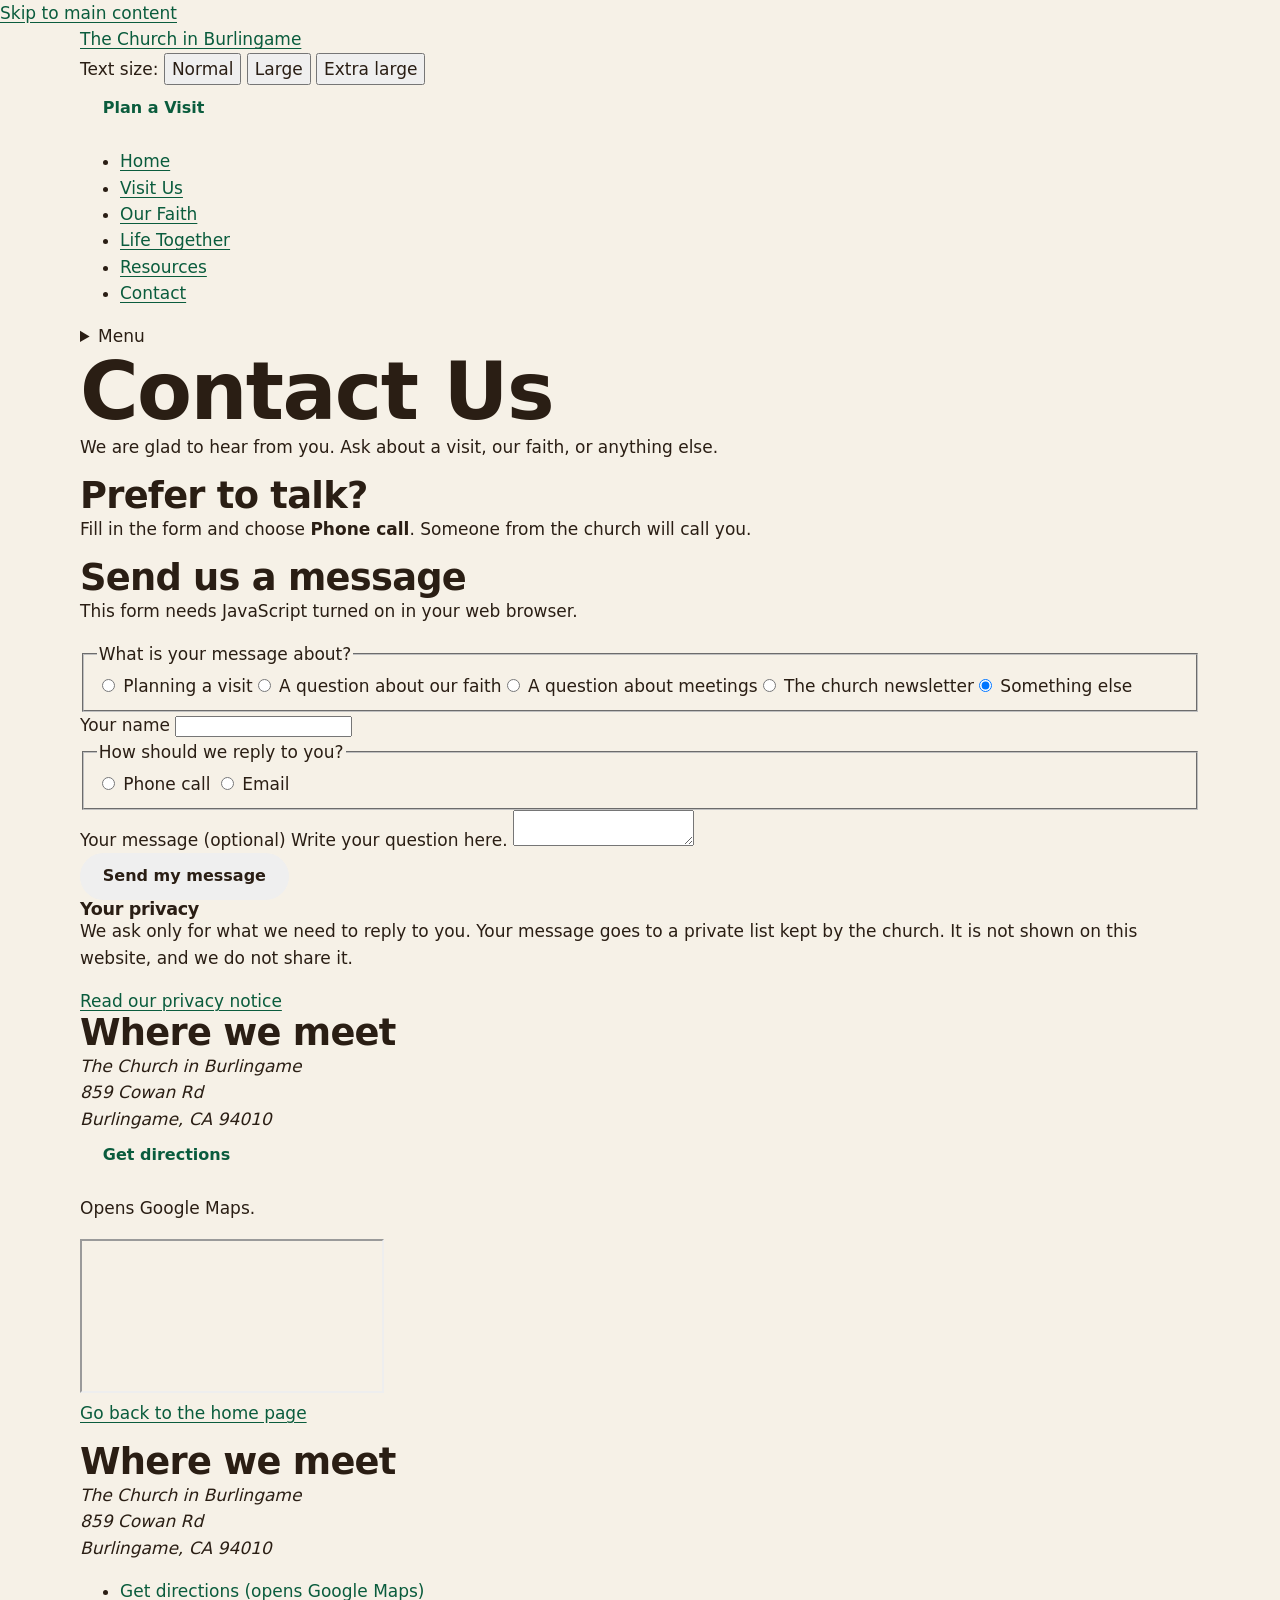
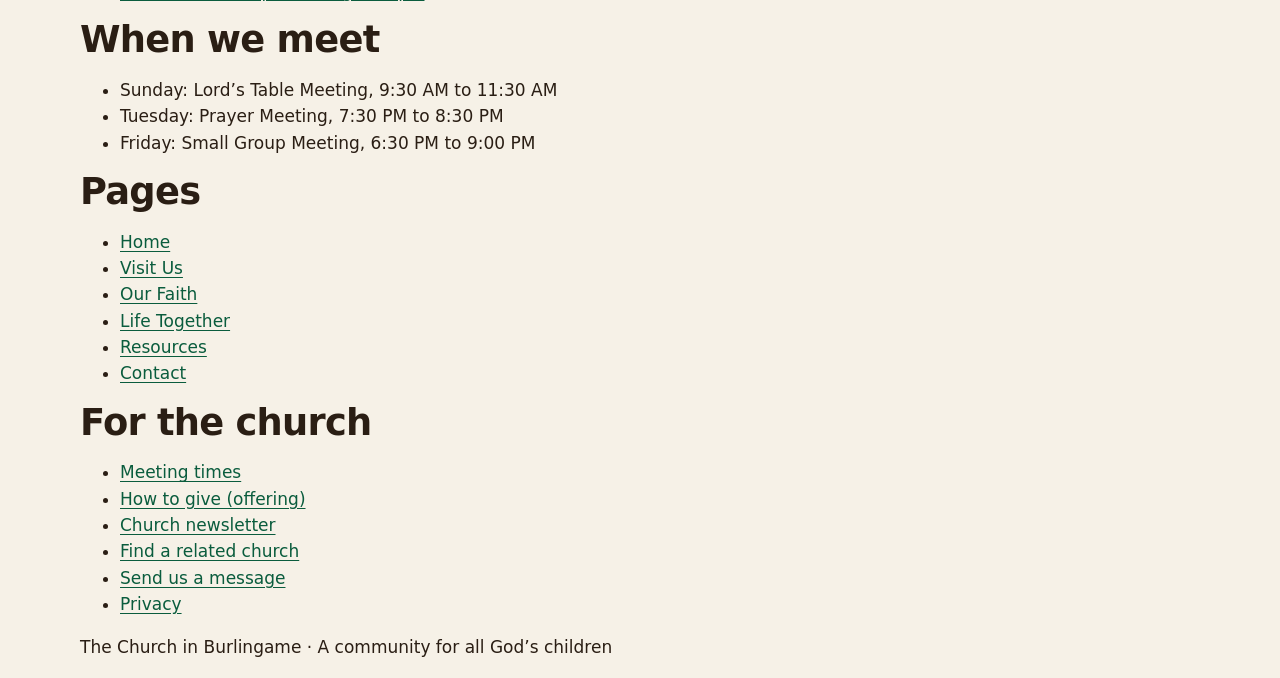
<file: contact.html>
<!doctype html>
<html lang="en" class="no-js">
<head>
<meta charset="utf-8">
<meta name="viewport" content="width=device-width, initial-scale=1">
<title>Contact | The Church in Burlingame</title>
<meta name="description" content="Contact the church in Burlingame. Send a question or ask about visiting. 859 Cowan Rd, Burlingame, CA 94010.">
<meta property="og:title" content="Contact | The Church in Burlingame">
<meta property="og:description" content="Contact the church in Burlingame. Send a question or ask about visiting. 859 Cowan Rd, Burlingame, CA 94010.">
<meta property="og:type" content="website">
<meta property="og:site_name" content="The Church in Burlingame">
<script>
document.documentElement.classList.replace("no-js","js");
try{var s=localStorage.getItem("cib-text-size");if(s==="large")document.documentElement.classList.add("size-large");if(s==="xlarge")document.documentElement.classList.add("size-xlarge");}catch(e){}
</script>
<link rel="preconnect" href="https://fonts.googleapis.com">
<link rel="preconnect" href="https://fonts.gstatic.com" crossorigin>
<link href="https://fonts.googleapis.com/css2?family=Atkinson+Hyperlegible:ital,wght@0,400;0,700;1,400&family=Source+Serif+4:opsz,wght@8..60,600&display=swap" rel="stylesheet">
<link rel="stylesheet" href="assets/site.css">
</head>
<body>
<a class="skip-link" href="#main">Skip to main content</a>
<header class="site-header">
  <div class="wrap header-top">
    <a class="wordmark" href="index.html">The Church in Burlingame</a>
    <div class="header-tools">
      <div class="textsize" role="group" aria-label="Text size">
        <span class="textsize-label">Text size:</span>
        <button type="button" data-size="normal" aria-pressed="true">Normal</button>
        <button type="button" data-size="large" aria-pressed="false">Large</button>
        <button type="button" data-size="xlarge" aria-pressed="false">Extra large</button>
      </div>
      <a class="btn btn-secondary" href="visit.html#plan">Plan a Visit</a>
    </div>
  </div>
  <nav class="nav-desktop" aria-label="Main menu"><div class="wrap"><ul class="nav-list"><li><a href="index.html">Home</a></li><li><a href="visit.html">Visit Us</a></li><li><a href="our-faith.html">Our Faith</a></li><li><a href="life-together.html">Life Together</a></li><li><a href="resources.html">Resources</a></li><li><a href="contact.html" aria-current="page">Contact</a></li></ul></div></nav>
  <div class="wrap">
    <details class="menu-mobile">
      <summary>Menu</summary>
      <nav aria-label="Main menu"><ul class="nav-list"><li><a href="index.html">Home</a></li><li><a href="visit.html">Visit Us</a></li><li><a href="our-faith.html">Our Faith</a></li><li><a href="life-together.html">Life Together</a></li><li><a href="resources.html">Resources</a></li><li><a href="contact.html" aria-current="page">Contact</a></li></ul></nav>
    </details>
  </div>
</header>
<main id="main">

<div class="page-head"><div class="wrap">
  <span class="eyebrow" aria-hidden="true"></span>
  <h1>Contact Us</h1>
  <p class="lead prose">We are glad to hear from you. Ask about a visit, our faith, or anything else.</p>
</div></div>

<section class="section section-alt" aria-labelledby="h-talk"><div class="wrap">
  <h2 id="h-talk">Prefer to talk?</h2>
  <p class="prose">Fill in the form and choose <strong>Phone call</strong>. Someone from the church will call you.</p>
</div></section>

<section class="section" aria-labelledby="form-h"><div class="wrap form-layout">
  <div><h2 id="form-h">Send us a message</h2>
<p class="notice" id="form-not-ready" hidden>This form is still being set up. Please check back soon.</p>
<p class="no-js-only notice">This form needs JavaScript turned on in your web browser.</p>
<form class="form" data-inquiry="contact" novalidate aria-labelledby="form-h">
  <div class="error-summary" id="error-summary" tabindex="-1" role="alert" hidden>
    <h2>Please fix the following:</h2>
    <ul id="error-list"></ul>
  </div>
  <fieldset class="field" id="wrap-inquiryType">
      <legend>What is your message about?</legend>
      <label class="choice" for="it-visit"><input type="radio" id="it-visit" name="inquiryType" value="visit"> Planning a visit</label><label class="choice" for="it-faith"><input type="radio" id="it-faith" name="inquiryType" value="faith"> A question about our faith</label><label class="choice" for="it-meetings"><input type="radio" id="it-meetings" name="inquiryType" value="meetings"> A question about meetings</label><label class="choice" for="it-newsletter"><input type="radio" id="it-newsletter" name="inquiryType" value="newsletter"> The church newsletter</label><label class="choice" for="it-general"><input type="radio" id="it-general" name="inquiryType" value="general" checked> Something else</label>
      <span class="field-error" id="err-inquiryType"></span>
    </fieldset>
  <div class="field" id="wrap-name">
    <label for="f-name">Your name</label>
    <input type="text" id="f-name" name="name" autocomplete="name" maxlength="100" aria-describedby="err-name">
    <span class="field-error" id="err-name"></span>
  </div>
  <fieldset class="field" id="wrap-contactMethod">
    <legend>How should we reply to you?</legend>
    <label class="choice" for="cm-phone"><input type="radio" id="cm-phone" name="contactMethod" value="phone"> Phone call</label>
    <label class="choice" for="cm-email"><input type="radio" id="cm-email" name="contactMethod" value="email"> Email</label>
    <span class="field-error" id="err-contactMethod"></span>
  </fieldset>
  <div class="field" id="wrap-phone" hidden>
    <label for="f-phone">Your phone number</label>
    <input type="tel" id="f-phone" name="phone" autocomplete="tel" maxlength="30" aria-describedby="err-phone">
    <span class="field-error" id="err-phone"></span>
  </div>
  <div class="field" id="wrap-email" hidden>
    <label for="f-email">Your email address</label>
    <input type="email" id="f-email" name="email" autocomplete="email" maxlength="254" aria-describedby="err-email">
    <span class="field-error" id="err-email"></span>
  </div>
  <div class="field" id="wrap-message">
    <label for="f-message">Your message (optional)</label>
    <span class="hint" id="hint-message">Write your question here.</span>
    <textarea id="f-message" name="message" maxlength="2000" aria-describedby="hint-message err-message"></textarea>
    <span class="field-error" id="err-message"></span>
  </div>
  <div class="hp" aria-hidden="true">
    <label for="f-website">Leave this empty</label>
    <input type="text" id="f-website" name="website" tabindex="-1" autocomplete="off">
  </div>
  <input type="hidden" name="started" value="">
  <button type="submit" class="btn btn-primary">Send my message</button>
</form></div>
  <div><aside class="privacy-note" aria-labelledby="privacy-h">
  <h2 id="privacy-h" style="font-size:1.1rem">Your privacy</h2>
  <p>We ask only for what we need to reply to you. Your message goes to a private list kept by the church. It is not shown on this website, and we do not share it.</p>
  <p style="margin-bottom:0"><a href="privacy.html">Read our privacy notice</a></p>
</aside></div>
</div></section>

<section class="section section-alt" aria-labelledby="h-where"><div class="wrap grid-2">
  <div>
    <h2 id="h-where">Where we meet</h2>
    <address class="address">The Church in Burlingame<br>859 Cowan Rd<br>Burlingame, CA 94010</address><p><a class="btn btn-primary" href="https://www.google.com/maps/dir/?api=1&destination=859+Cowan+Rd%2C+Burlingame%2C+CA+94010">Get directions</a></p><p class="external-note">Opens Google Maps.</p>
  </div>
  <div><iframe class="map-frame" title="Map showing 859 Cowan Rd, Burlingame, CA 94010" src="https://www.google.com/maps?q=859+Cowan+Rd,+Burlingame,+CA+94010&output=embed" loading="lazy" referrerpolicy="no-referrer-when-downgrade"></iframe></div>
</div></section>

<section class="section"><div class="wrap">
  <p><a href="index.html">Go back to the home page</a></p>
</div></section>

</main>
<footer class="site-footer">
  <div class="wrap">
    <div class="footer-grid">
      <section aria-labelledby="f-where">
        <h2 id="f-where">Where we meet</h2>
        <address>The Church in Burlingame<br>859 Cowan Rd<br>Burlingame, CA 94010</address>
        <ul><li><a href="https://www.google.com/maps/dir/?api=1&destination=859+Cowan+Rd%2C+Burlingame%2C+CA+94010">Get directions (opens Google Maps)</a></li></ul>
      </section>
      <section aria-labelledby="f-when">
        <h2 id="f-when">When we meet</h2>
        <ul><li>Sunday: Lord’s Table Meeting, 9:30 AM to 11:30 AM</li><li>Tuesday: Prayer Meeting, 7:30 PM to 8:30 PM</li><li>Friday: Small Group Meeting, 6:30 PM to 9:00 PM</li></ul>
      </section>
      <section aria-labelledby="f-pages">
        <h2 id="f-pages">Pages</h2>
        <ul><li><a href="index.html">Home</a></li><li><a href="visit.html">Visit Us</a></li><li><a href="our-faith.html">Our Faith</a></li><li><a href="life-together.html">Life Together</a></li><li><a href="resources.html">Resources</a></li><li><a href="contact.html">Contact</a></li></ul>
      </section>
      <section aria-labelledby="f-church">
        <h2 id="f-church">For the church</h2>
        <ul>
          <li><a href="visit.html#when">Meeting times</a></li>
          <li><a href="offering.html">How to give (offering)</a></li>
          <li><a href="newsletter.html">Church newsletter</a></li>
          <li><a href="resources.html?category=local-churches">Find a related church</a></li>
          <li><a href="contact.html">Send us a message</a></li>
          <li><a href="privacy.html">Privacy</a></li>
        </ul>
      </section>
    </div>
    <p class="footer-bottom">The Church in Burlingame · A community for all God’s children</p>
  </div>
</footer>
<script src="assets/config.js"></script>
<script src="assets/site.js"></script>
</body>
</html>
</file>
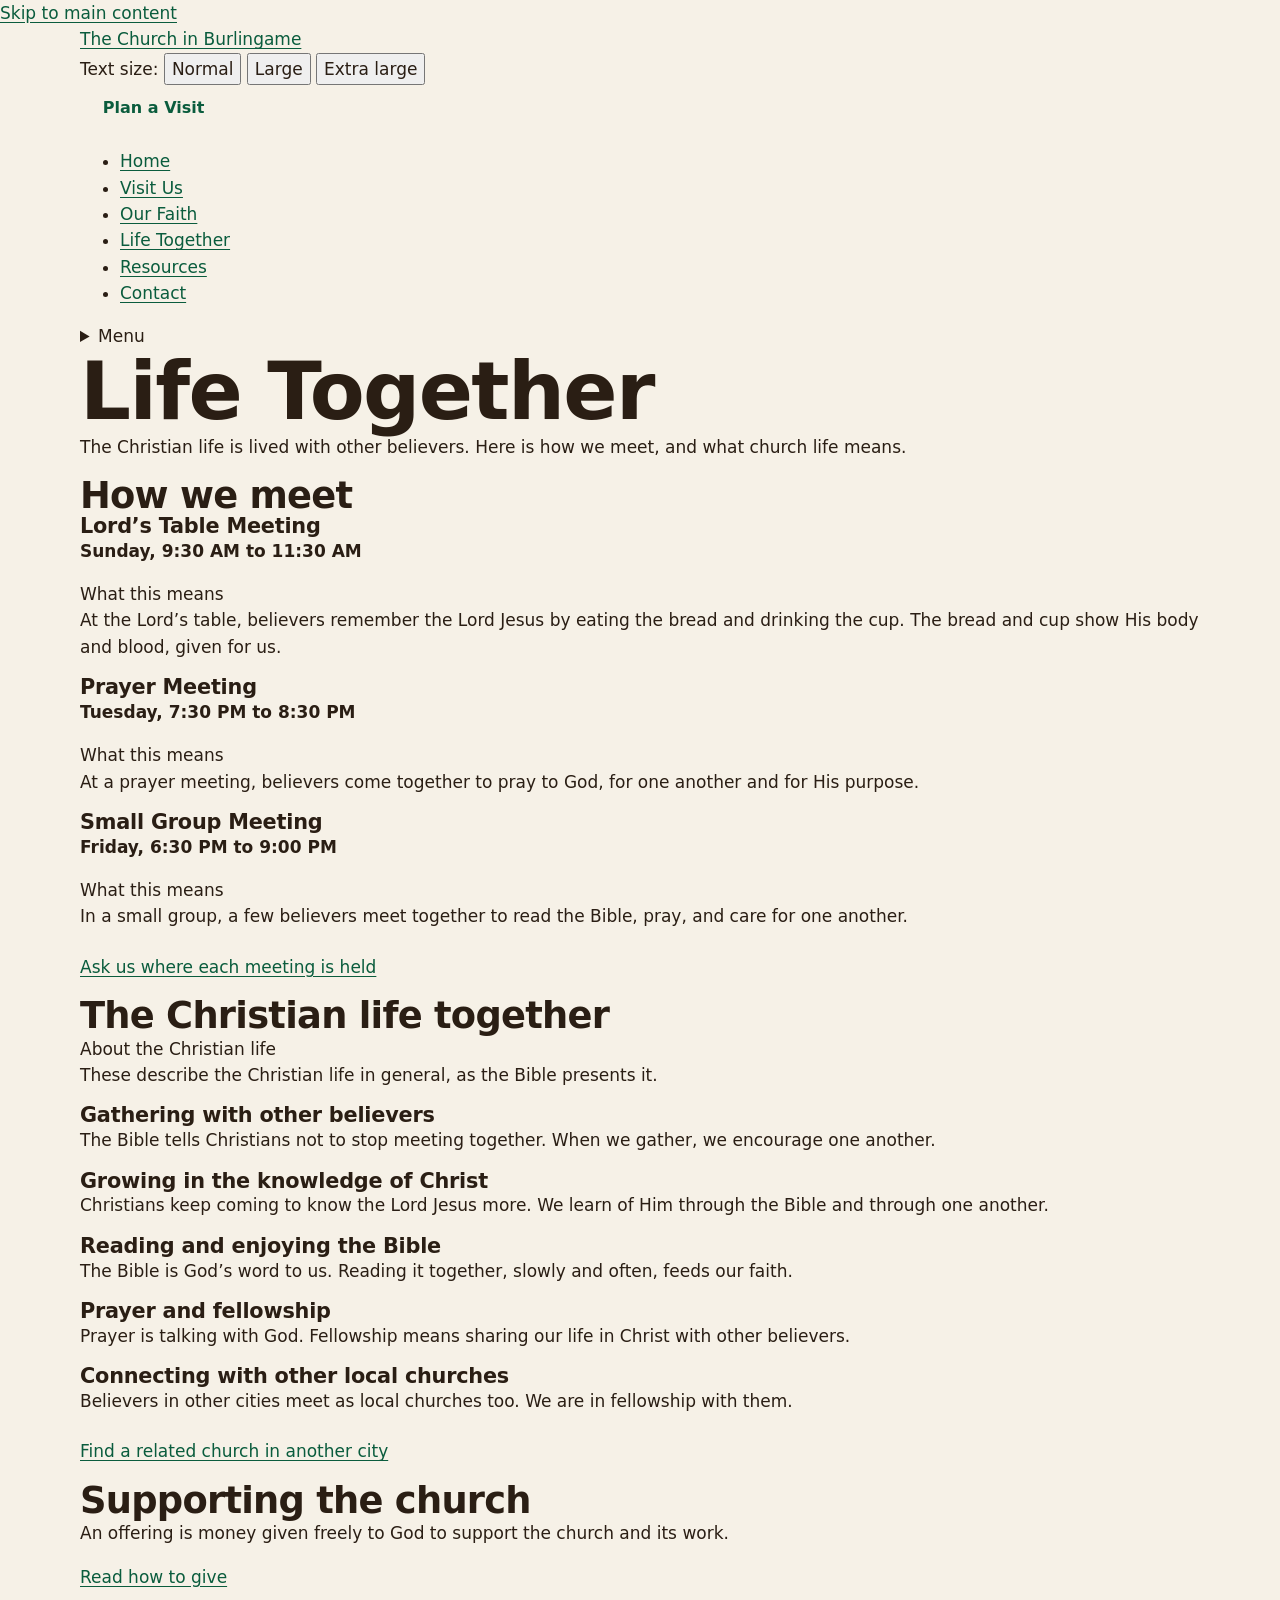
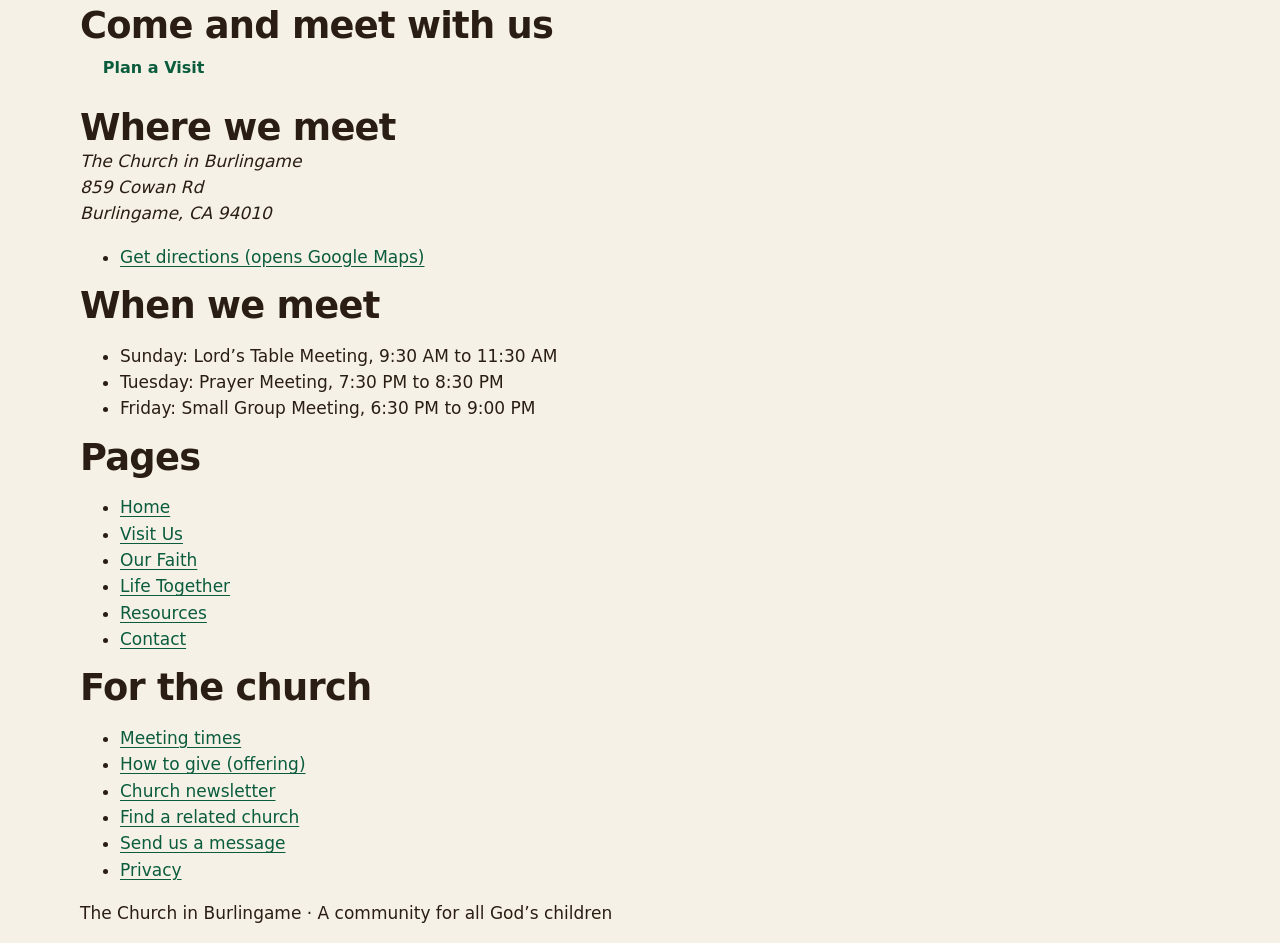
<file: life-together.html>
<!doctype html>
<html lang="en" class="no-js">
<head>
<meta charset="utf-8">
<meta name="viewport" content="width=device-width, initial-scale=1">
<title>Life Together | The Church in Burlingame</title>
<meta name="description" content="Christian fellowship in Burlingame: the Lord&#x27;s Table Meeting on Sunday, prayer on Tuesday, and a small group on Friday.">
<meta property="og:title" content="Life Together | The Church in Burlingame">
<meta property="og:description" content="Christian fellowship in Burlingame: the Lord&#x27;s Table Meeting on Sunday, prayer on Tuesday, and a small group on Friday.">
<meta property="og:type" content="website">
<meta property="og:site_name" content="The Church in Burlingame">
<script>
document.documentElement.classList.replace("no-js","js");
try{var s=localStorage.getItem("cib-text-size");if(s==="large")document.documentElement.classList.add("size-large");if(s==="xlarge")document.documentElement.classList.add("size-xlarge");}catch(e){}
</script>
<link rel="preconnect" href="https://fonts.googleapis.com">
<link rel="preconnect" href="https://fonts.gstatic.com" crossorigin>
<link href="https://fonts.googleapis.com/css2?family=Atkinson+Hyperlegible:ital,wght@0,400;0,700;1,400&family=Source+Serif+4:opsz,wght@8..60,600&display=swap" rel="stylesheet">
<link rel="stylesheet" href="assets/site.css">
</head>
<body>
<a class="skip-link" href="#main">Skip to main content</a>
<header class="site-header">
  <div class="wrap header-top">
    <a class="wordmark" href="index.html">The Church in Burlingame</a>
    <div class="header-tools">
      <div class="textsize" role="group" aria-label="Text size">
        <span class="textsize-label">Text size:</span>
        <button type="button" data-size="normal" aria-pressed="true">Normal</button>
        <button type="button" data-size="large" aria-pressed="false">Large</button>
        <button type="button" data-size="xlarge" aria-pressed="false">Extra large</button>
      </div>
      <a class="btn btn-secondary" href="visit.html#plan">Plan a Visit</a>
    </div>
  </div>
  <nav class="nav-desktop" aria-label="Main menu"><div class="wrap"><ul class="nav-list"><li><a href="index.html">Home</a></li><li><a href="visit.html">Visit Us</a></li><li><a href="our-faith.html">Our Faith</a></li><li><a href="life-together.html" aria-current="page">Life Together</a></li><li><a href="resources.html">Resources</a></li><li><a href="contact.html">Contact</a></li></ul></div></nav>
  <div class="wrap">
    <details class="menu-mobile">
      <summary>Menu</summary>
      <nav aria-label="Main menu"><ul class="nav-list"><li><a href="index.html">Home</a></li><li><a href="visit.html">Visit Us</a></li><li><a href="our-faith.html">Our Faith</a></li><li><a href="life-together.html" aria-current="page">Life Together</a></li><li><a href="resources.html">Resources</a></li><li><a href="contact.html">Contact</a></li></ul></nav>
    </details>
  </div>
</header>
<main id="main">

<div class="page-head"><div class="wrap">
  <span class="eyebrow" aria-hidden="true"></span>
  <h1>Life Together</h1>
  <p class="lead prose">The Christian life is lived with other believers. Here is how we meet, and what church life means.</p>
</div></div>

<section class="section section-alt" aria-labelledby="h-how"><div class="wrap">
  <h2 id="h-how">How we meet</h2>
  <div class="grid-2"><div class="card"><h3>Lord’s Table Meeting</h3><p><strong>Sunday, 9:30 AM to 11:30 AM</strong></p><span class="label-general">What this means</span><p>At the Lord’s table, believers remember the Lord Jesus by eating the bread and drinking the cup. The bread and cup show His body and blood, given for us.</p></div><div class="card"><h3>Prayer Meeting</h3><p><strong>Tuesday, 7:30 PM to 8:30 PM</strong></p><span class="label-general">What this means</span><p>At a prayer meeting, believers come together to pray to God, for one another and for His purpose.</p></div><div class="card"><h3>Small Group Meeting</h3><p><strong>Friday, 6:30 PM to 9:00 PM</strong></p><span class="label-general">What this means</span><p>In a small group, a few believers meet together to read the Bible, pray, and care for one another.</p></div></div>
  <p style="margin-top:1.5rem"><a href="contact.html?topic=meetings">Ask us where each meeting is held</a></p>
</div></section>

<section class="section" aria-labelledby="h-life"><div class="wrap">
  <h2 id="h-life">The Christian life together</h2>
  <span class="label-general">About the Christian life</span>
  <p class="prose">These describe the Christian life in general, as the Bible presents it.</p>
  <div class="grid-2"><div class="card"><h3>Gathering with other believers</h3><p>The Bible tells Christians not to stop meeting together. When we gather, we encourage one another.</p></div><div class="card"><h3>Growing in the knowledge of Christ</h3><p>Christians keep coming to know the Lord Jesus more. We learn of Him through the Bible and through one another.</p></div><div class="card"><h3>Reading and enjoying the Bible</h3><p>The Bible is God’s word to us. Reading it together, slowly and often, feeds our faith.</p></div><div class="card"><h3>Prayer and fellowship</h3><p>Prayer is talking with God. Fellowship means sharing our life in Christ with other believers.</p></div><div class="card"><h3>Connecting with other local churches</h3><p>Believers in other cities meet as local churches too. We are in fellowship with them.</p></div></div>
  <p style="margin-top:1.5rem"><a href="resources.html?category=local-churches">Find a related church in another city</a></p>
</div></section>

<section class="section section-alt" aria-labelledby="h-give"><div class="wrap">
  <h2 id="h-give">Supporting the church</h2>
  <p class="prose">An offering is money given freely to God to support the church and its work.</p>
  <p><a href="offering.html">Read how to give</a></p>
</div></section>

<section class="section" aria-labelledby="h-come"><div class="wrap">
  <h2 id="h-come">Come and meet with us</h2>
  <p><a class="btn btn-primary" href="visit.html#plan">Plan a Visit</a></p>
</div></section>

</main>
<footer class="site-footer">
  <div class="wrap">
    <div class="footer-grid">
      <section aria-labelledby="f-where">
        <h2 id="f-where">Where we meet</h2>
        <address>The Church in Burlingame<br>859 Cowan Rd<br>Burlingame, CA 94010</address>
        <ul><li><a href="https://www.google.com/maps/dir/?api=1&destination=859+Cowan+Rd%2C+Burlingame%2C+CA+94010">Get directions (opens Google Maps)</a></li></ul>
      </section>
      <section aria-labelledby="f-when">
        <h2 id="f-when">When we meet</h2>
        <ul><li>Sunday: Lord’s Table Meeting, 9:30 AM to 11:30 AM</li><li>Tuesday: Prayer Meeting, 7:30 PM to 8:30 PM</li><li>Friday: Small Group Meeting, 6:30 PM to 9:00 PM</li></ul>
      </section>
      <section aria-labelledby="f-pages">
        <h2 id="f-pages">Pages</h2>
        <ul><li><a href="index.html">Home</a></li><li><a href="visit.html">Visit Us</a></li><li><a href="our-faith.html">Our Faith</a></li><li><a href="life-together.html">Life Together</a></li><li><a href="resources.html">Resources</a></li><li><a href="contact.html">Contact</a></li></ul>
      </section>
      <section aria-labelledby="f-church">
        <h2 id="f-church">For the church</h2>
        <ul>
          <li><a href="visit.html#when">Meeting times</a></li>
          <li><a href="offering.html">How to give (offering)</a></li>
          <li><a href="newsletter.html">Church newsletter</a></li>
          <li><a href="resources.html?category=local-churches">Find a related church</a></li>
          <li><a href="contact.html">Send us a message</a></li>
          <li><a href="privacy.html">Privacy</a></li>
        </ul>
      </section>
    </div>
    <p class="footer-bottom">The Church in Burlingame · A community for all God’s children</p>
  </div>
</footer>
<script src="assets/config.js"></script>
<script src="assets/site.js"></script>
</body>
</html>
</file>
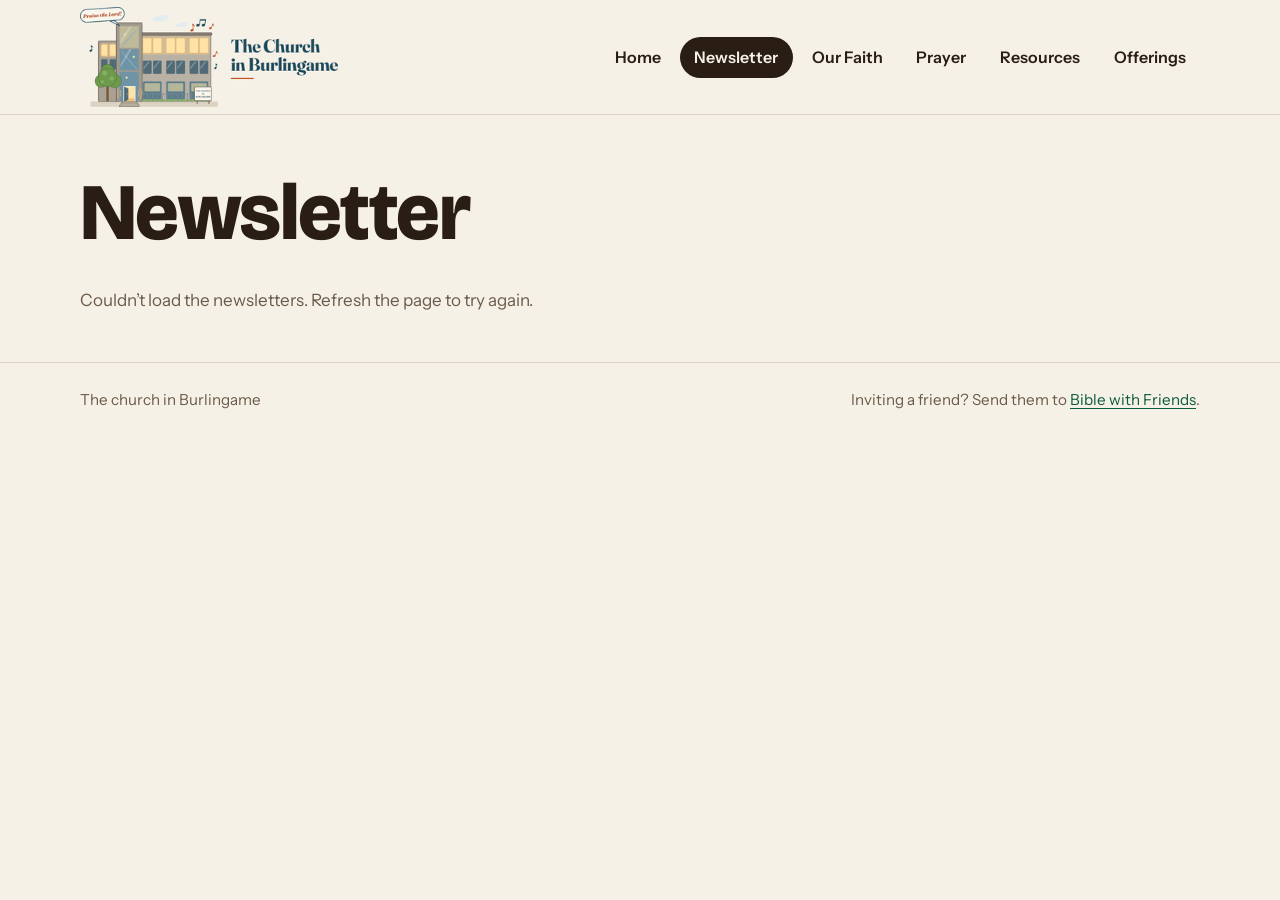
<file: newsletter.html>
<!doctype html>
<html lang="en">
<head>
<meta charset="utf-8">
<meta name="viewport" content="width=device-width, initial-scale=1">
<title>Newsletter | The Church in Burlingame</title>
<meta name="robots" content="noindex, nofollow">
<meta name="theme-color" content="#f6f1e7">
<link rel="icon" href="assets/icons/favicon.ico" sizes="any">
<link rel="icon" type="image/png" href="assets/icons/favicon-48.png">
<link rel="apple-touch-icon" href="assets/icons/apple-touch-icon.png">
<link rel="manifest" href="manifest.webmanifest">
<meta name="apple-mobile-web-app-title" content="CiB">
<meta name="color-scheme" content="light only">
<link rel="preconnect" href="https://fonts.googleapis.com">
<link rel="preconnect" href="https://fonts.gstatic.com" crossorigin>
<link href="https://fonts.googleapis.com/css2?family=Bricolage+Grotesque:opsz,wght@12..96,600..800&family=Instrument+Sans:wght@400..700&display=swap" rel="stylesheet">
<link rel="stylesheet" href="assets/site.css">
</head>
<body>
<a class="skip" href="#main">Skip to content</a>
<header class="bar"><div class="wrap bar-in">
  <a class="brand" href="index.html"><img src="assets/icons/logo-256.png" srcset="assets/icons/logo-128.png 330w, assets/icons/logo-192.png 495w, assets/icons/logo-256.png 660w" sizes="(max-width: 46rem) 196px, 258px" width="258" height="100" alt="The Church in Burlingame, home"></a>
  <nav class="tabs" aria-label="Main"><a href="index.html">Home</a><a href="newsletter.html" aria-current="page">Newsletter</a><a href="our-faith.html">Our Faith</a><a href="prayer.html">Prayer</a><a href="resources.html">Resources</a><a href="offering.html">Offerings</a></nav>
</div></header>
<main id="main">

<div class="head"><div class="wrap"><h1>Newsletter</h1></div></div>
<div class="wrap main">
  <p class="state" id="n-state" role="status">Loading newsletters…</p>
  <p class="empty" id="n-empty" hidden>No newsletters yet. New issues will show up here.</p>
  <ol class="issues" id="issues"></ol>
</div>

</main>
<footer class="foot"><div class="wrap">
  <p>The church in Burlingame</p>
  <p>Inviting a friend? Send them to <a href="https://biblewithfriends.github.io/bwf/">Bible with Friends</a>.</p>
</div></footer>
<script src="assets/config.js"></script>
<script src="assets/site.js"></script>
</body>
</html>
</file>
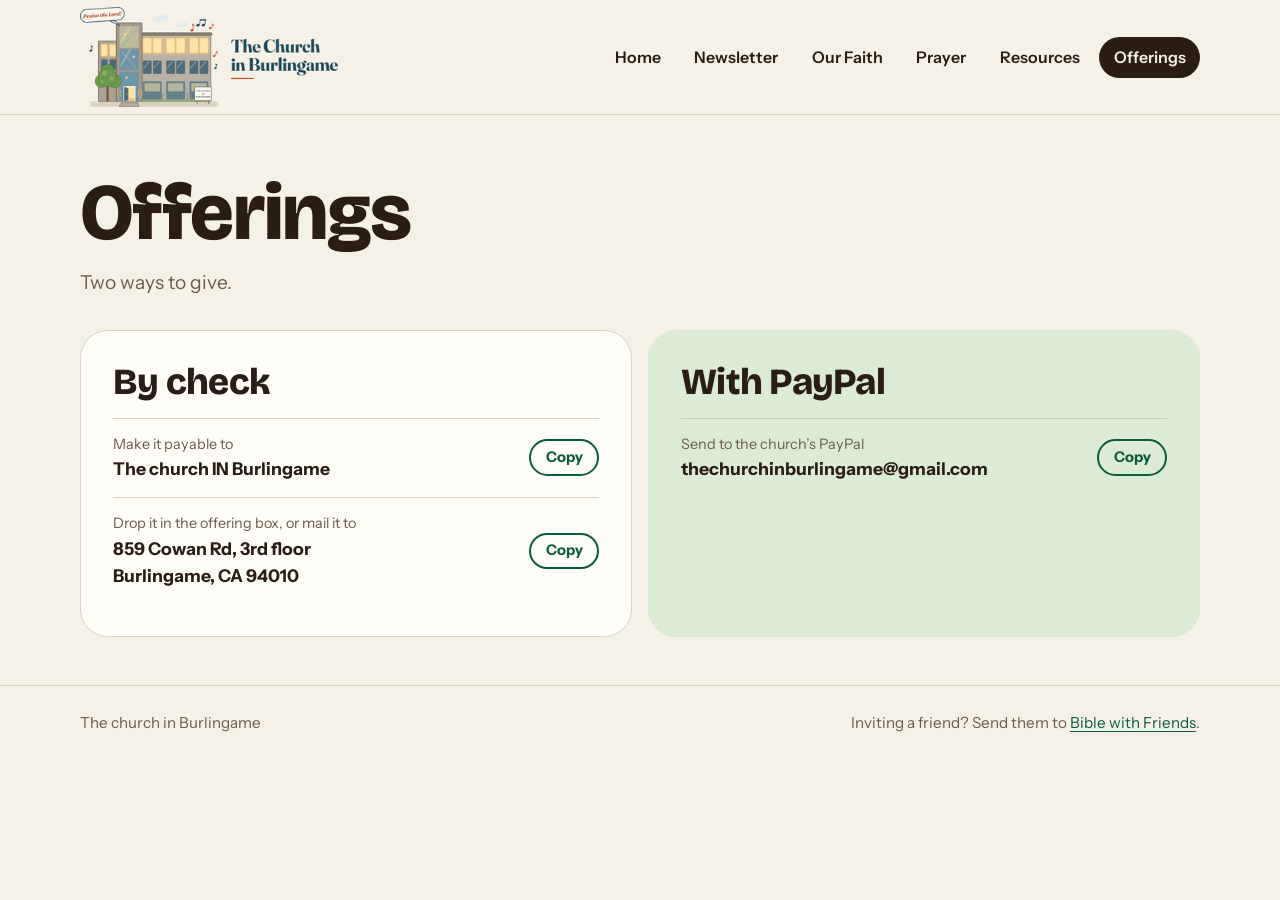
<file: offering.html>
<!doctype html>
<html lang="en">
<head>
<meta charset="utf-8">
<meta name="viewport" content="width=device-width, initial-scale=1">
<title>Offerings | The Church in Burlingame</title>
<meta name="robots" content="noindex, nofollow">
<meta name="theme-color" content="#f6f1e7">
<link rel="icon" href="assets/icons/favicon.ico" sizes="any">
<link rel="icon" type="image/png" href="assets/icons/favicon-48.png">
<link rel="apple-touch-icon" href="assets/icons/apple-touch-icon.png">
<link rel="manifest" href="manifest.webmanifest">
<meta name="apple-mobile-web-app-title" content="CiB">
<meta name="color-scheme" content="light only">
<link rel="preconnect" href="https://fonts.googleapis.com">
<link rel="preconnect" href="https://fonts.gstatic.com" crossorigin>
<link href="https://fonts.googleapis.com/css2?family=Bricolage+Grotesque:opsz,wght@12..96,600..800&family=Instrument+Sans:wght@400..700&display=swap" rel="stylesheet">
<link rel="stylesheet" href="assets/site.css">
</head>
<body>
<a class="skip" href="#main">Skip to content</a>
<header class="bar"><div class="wrap bar-in">
  <a class="brand" href="index.html"><img src="assets/icons/logo-256.png" srcset="assets/icons/logo-128.png 330w, assets/icons/logo-192.png 495w, assets/icons/logo-256.png 660w" sizes="(max-width: 46rem) 196px, 258px" width="258" height="100" alt="The Church in Burlingame, home"></a>
  <nav class="tabs" aria-label="Main"><a href="index.html">Home</a><a href="newsletter.html">Newsletter</a><a href="our-faith.html">Our Faith</a><a href="prayer.html">Prayer</a><a href="resources.html">Resources</a><a href="offering.html" aria-current="page">Offerings</a></nav>
</div></header>
<main id="main">

<div class="head"><div class="wrap"><h1>Offerings</h1><p>Two ways to give.</p></div></div>
<div class="wrap main give">
  <section>
    <h2>By check</h2>
    <div class="copyline"><div><small>Make it payable to</small><strong>The church IN Burlingame</strong></div><button class="btn btn-line btn-sm" type="button" data-copy="The church IN Burlingame">Copy</button></div>
    <div class="copyline"><div><small>Drop it in the offering box, or mail it to</small><strong>859 Cowan Rd, 3rd floor<br>Burlingame, CA 94010</strong></div><button class="btn btn-line btn-sm" type="button" data-copy="859 Cowan Rd, 3rd floor, Burlingame, CA 94010">Copy</button></div>
  </section>
  <section class="paypal">
    <h2>With PayPal</h2>
    <div class="copyline"><div><small>Send to the church’s PayPal</small><strong>thechurchinburlingame@gmail.com</strong></div><button class="btn btn-line btn-sm" type="button" data-copy="thechurchinburlingame@gmail.com">Copy</button></div>
  </section>
</div>

</main>
<footer class="foot"><div class="wrap">
  <p>The church in Burlingame</p>
  <p>Inviting a friend? Send them to <a href="https://biblewithfriends.github.io/bwf/">Bible with Friends</a>.</p>
</div></footer>
<script src="assets/site.js"></script>
</body>
</html>
</file>
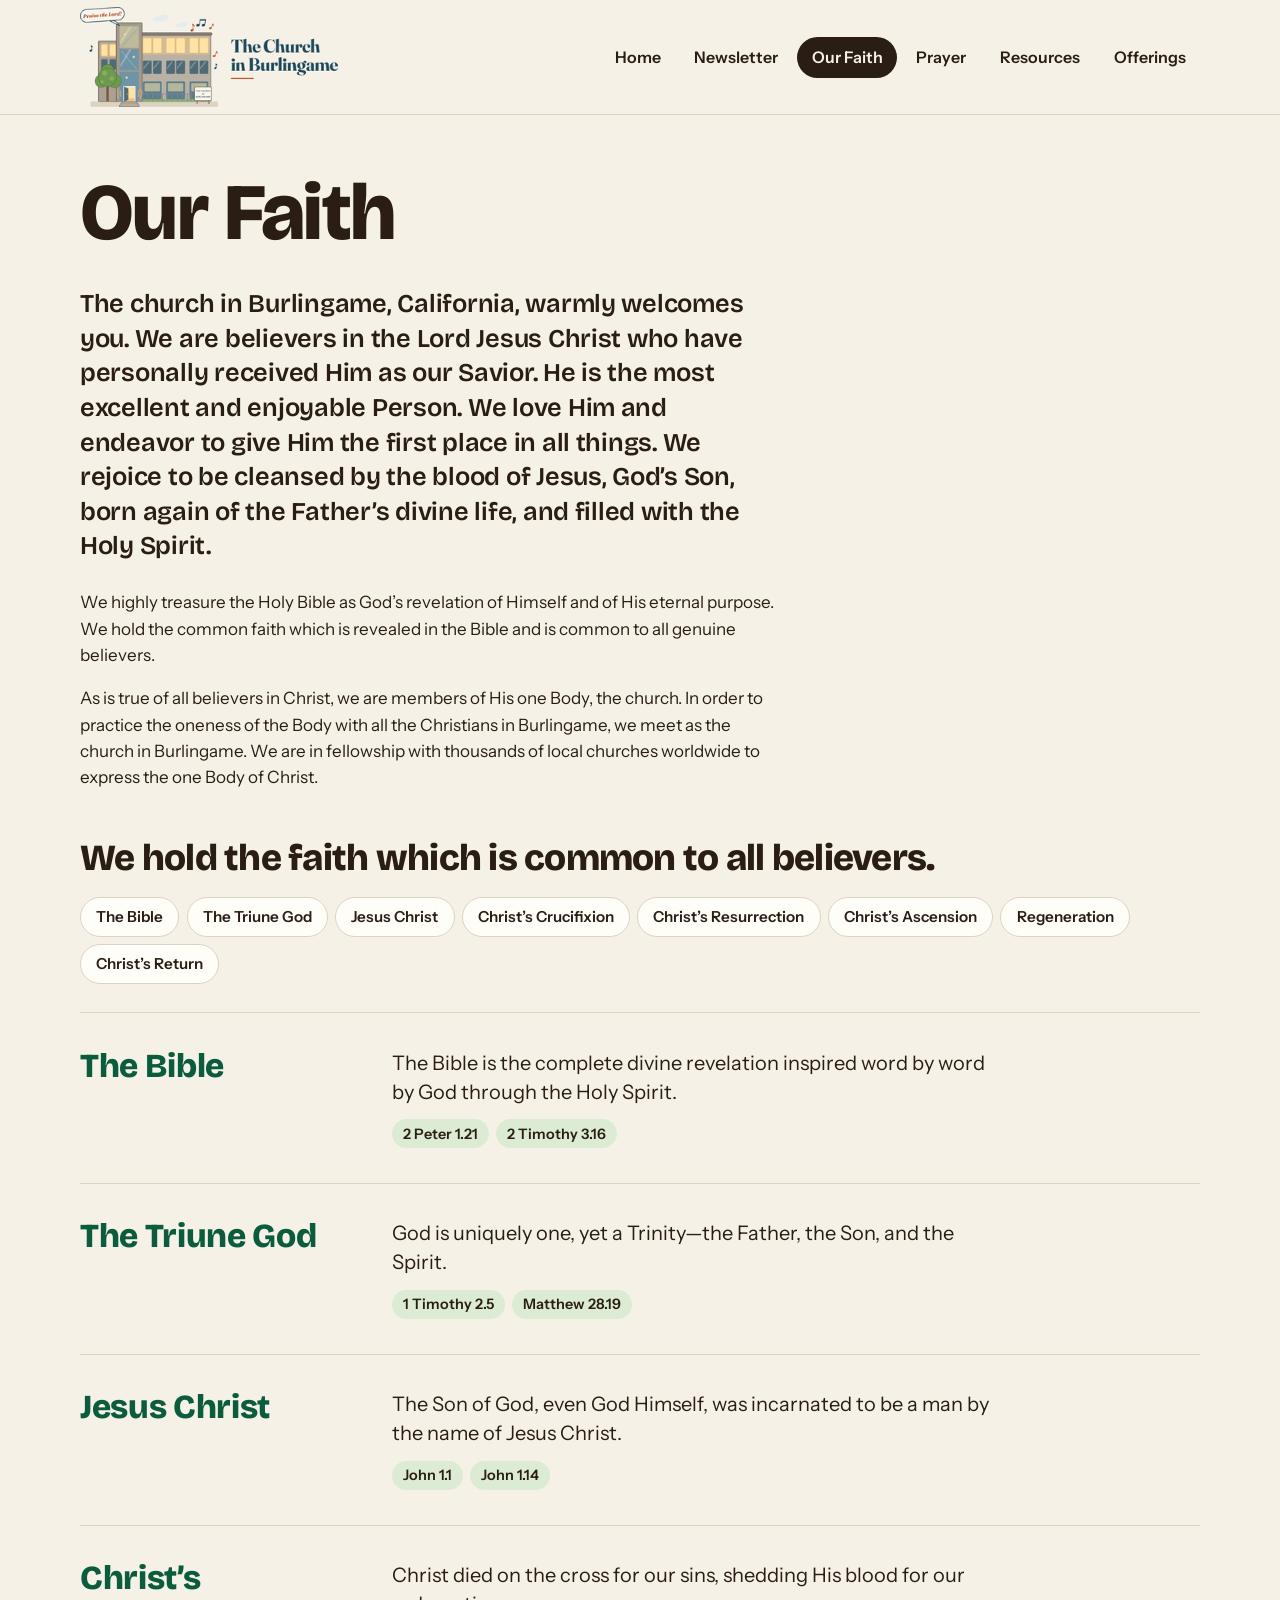
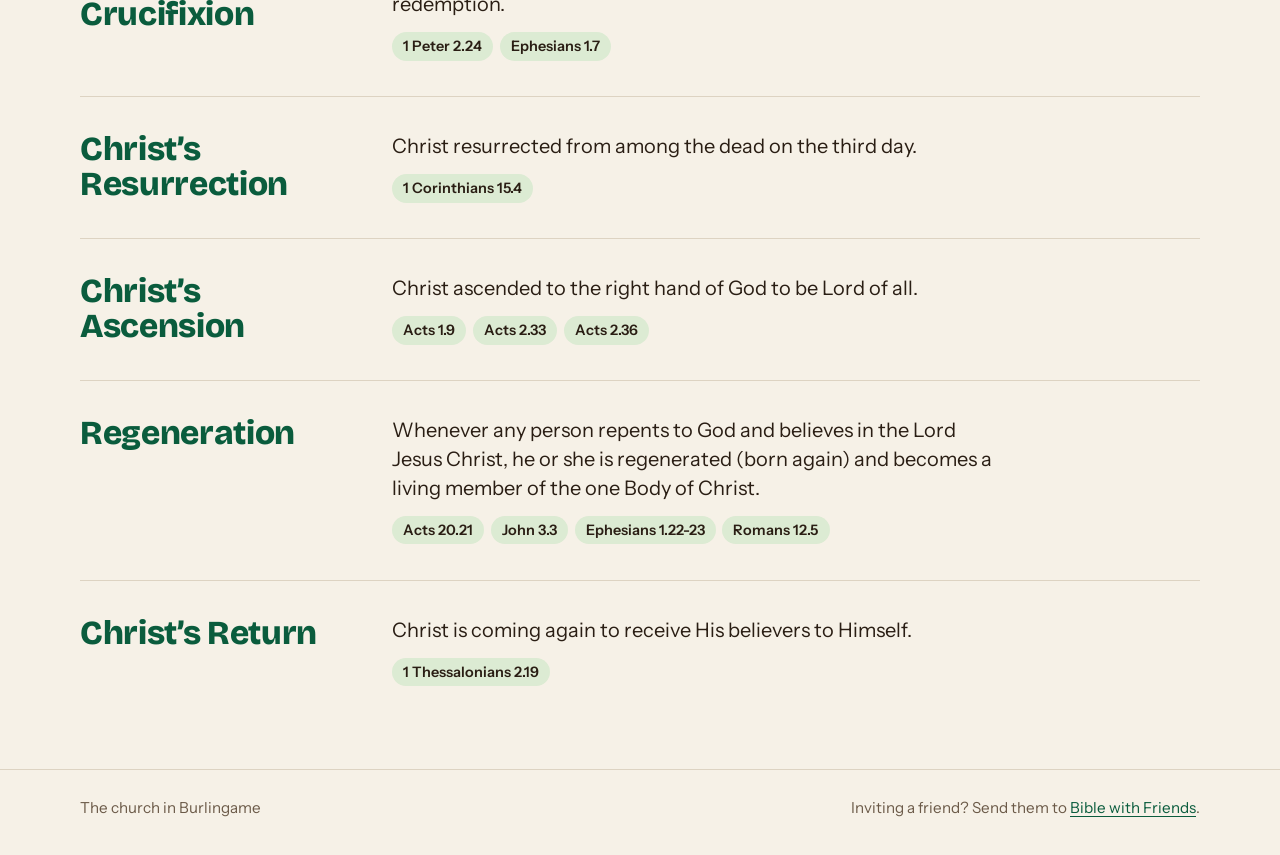
<file: our-faith.html>
<!doctype html>
<html lang="en">
<head>
<meta charset="utf-8">
<meta name="viewport" content="width=device-width, initial-scale=1">
<title>Our Faith | The Church in Burlingame</title>
<meta name="robots" content="noindex, nofollow">
<meta name="theme-color" content="#f6f1e7">
<link rel="icon" href="assets/icons/favicon.ico" sizes="any">
<link rel="icon" type="image/png" href="assets/icons/favicon-48.png">
<link rel="apple-touch-icon" href="assets/icons/apple-touch-icon.png">
<link rel="manifest" href="manifest.webmanifest">
<meta name="apple-mobile-web-app-title" content="CiB">
<meta name="color-scheme" content="light only">
<link rel="preconnect" href="https://fonts.googleapis.com">
<link rel="preconnect" href="https://fonts.gstatic.com" crossorigin>
<link href="https://fonts.googleapis.com/css2?family=Bricolage+Grotesque:opsz,wght@12..96,600..800&family=Instrument+Sans:wght@400..700&display=swap" rel="stylesheet">
<link rel="stylesheet" href="assets/site.css">
</head>
<body>
<a class="skip" href="#main">Skip to content</a>
<header class="bar"><div class="wrap bar-in">
  <a class="brand" href="index.html"><img src="assets/icons/logo-256.png" srcset="assets/icons/logo-128.png 330w, assets/icons/logo-192.png 495w, assets/icons/logo-256.png 660w" sizes="(max-width: 46rem) 196px, 258px" width="258" height="100" alt="The Church in Burlingame, home"></a>
  <nav class="tabs" aria-label="Main"><a href="index.html">Home</a><a href="newsletter.html">Newsletter</a><a href="our-faith.html" aria-current="page">Our Faith</a><a href="prayer.html">Prayer</a><a href="resources.html">Resources</a><a href="offering.html">Offerings</a></nav>
</div></header>
<main id="main">

<div class="head"><div class="wrap"><h1>Our Faith</h1></div></div>
<div class="wrap main">
  <section class="who"><p>The church in Burlingame, California, warmly welcomes you. We are believers in the Lord Jesus Christ who have personally received Him as our Savior. He is the most excellent and enjoyable Person. We love Him and endeavor to give Him the first place in all things. We rejoice to be cleansed by the blood of Jesus, God’s Son, born again of the Father’s divine life, and filled with the Holy Spirit.</p><p>We highly treasure the Holy Bible as God’s revelation of Himself and of His eternal purpose. We hold the common faith which is revealed in the Bible and is common to all genuine believers.</p><p>As is true of all believers in Christ, we are members of His one Body, the church. In order to practice the oneness of the Body with all the Christians in Burlingame, we meet as the church in Burlingame. We are in fellowship with thousands of local churches worldwide to express the one Body of Christ.</p></section>
  <section style="margin-top:3rem">
    <h2>We hold the faith which is common to all believers.</h2>
    <ul class="chips" aria-label="Jump to"><li><a href="#the-bible">The Bible</a></li><li><a href="#the-triune-god">The Triune God</a></li><li><a href="#jesus-christ">Jesus Christ</a></li><li><a href="#christs-crucifixion">Christ’s Crucifixion</a></li><li><a href="#christs-resurrection">Christ’s Resurrection</a></li><li><a href="#christs-ascension">Christ’s Ascension</a></li><li><a href="#regeneration">Regeneration</a></li><li><a href="#christs-return">Christ’s Return</a></li></ul>
    <div style="margin-top:1.8rem"><article class="creed" id="the-bible"><h3>The Bible</h3><div><p class="say">The Bible is the complete divine revelation inspired word by word by God through the Holy Spirit.</p><ul class="refs" aria-label="Verses"><li>2 Peter 1.21</li><li>2 Timothy 3.16</li></ul></div></article><article class="creed" id="the-triune-god"><h3>The Triune God</h3><div><p class="say">God is uniquely one, yet a Trinity—the Father, the Son, and the Spirit.</p><ul class="refs" aria-label="Verses"><li>1 Timothy 2.5</li><li>Matthew 28.19</li></ul></div></article><article class="creed" id="jesus-christ"><h3>Jesus Christ</h3><div><p class="say">The Son of God, even God Himself, was incarnated to be a man by the name of Jesus Christ.</p><ul class="refs" aria-label="Verses"><li>John 1.1</li><li>John 1.14</li></ul></div></article><article class="creed" id="christs-crucifixion"><h3>Christ’s Crucifixion</h3><div><p class="say">Christ died on the cross for our sins, shedding His blood for our redemption.</p><ul class="refs" aria-label="Verses"><li>1 Peter 2.24</li><li>Ephesians 1.7</li></ul></div></article><article class="creed" id="christs-resurrection"><h3>Christ’s Resurrection</h3><div><p class="say">Christ resurrected from among the dead on the third day.</p><ul class="refs" aria-label="Verses"><li>1 Corinthians 15.4</li></ul></div></article><article class="creed" id="christs-ascension"><h3>Christ’s Ascension</h3><div><p class="say">Christ ascended to the right hand of God to be Lord of all.</p><ul class="refs" aria-label="Verses"><li>Acts 1.9</li><li>Acts 2.33</li><li>Acts 2.36</li></ul></div></article><article class="creed" id="regeneration"><h3>Regeneration</h3><div><p class="say">Whenever any person repents to God and believes in the Lord Jesus Christ, he or she is regenerated (born again) and becomes a living member of the one Body of Christ.</p><ul class="refs" aria-label="Verses"><li>Acts 20.21</li><li>John 3.3</li><li>Ephesians 1.22-23</li><li>Romans 12.5</li></ul></div></article><article class="creed" id="christs-return"><h3>Christ’s Return</h3><div><p class="say">Christ is coming again to receive His believers to Himself.</p><ul class="refs" aria-label="Verses"><li>1 Thessalonians 2.19</li></ul></div></article></div>
  </section>
</div>

</main>
<footer class="foot"><div class="wrap">
  <p>The church in Burlingame</p>
  <p>Inviting a friend? Send them to <a href="https://biblewithfriends.github.io/bwf/">Bible with Friends</a>.</p>
</div></footer>
<script src="assets/site.js"></script>
</body>
</html>
</file>
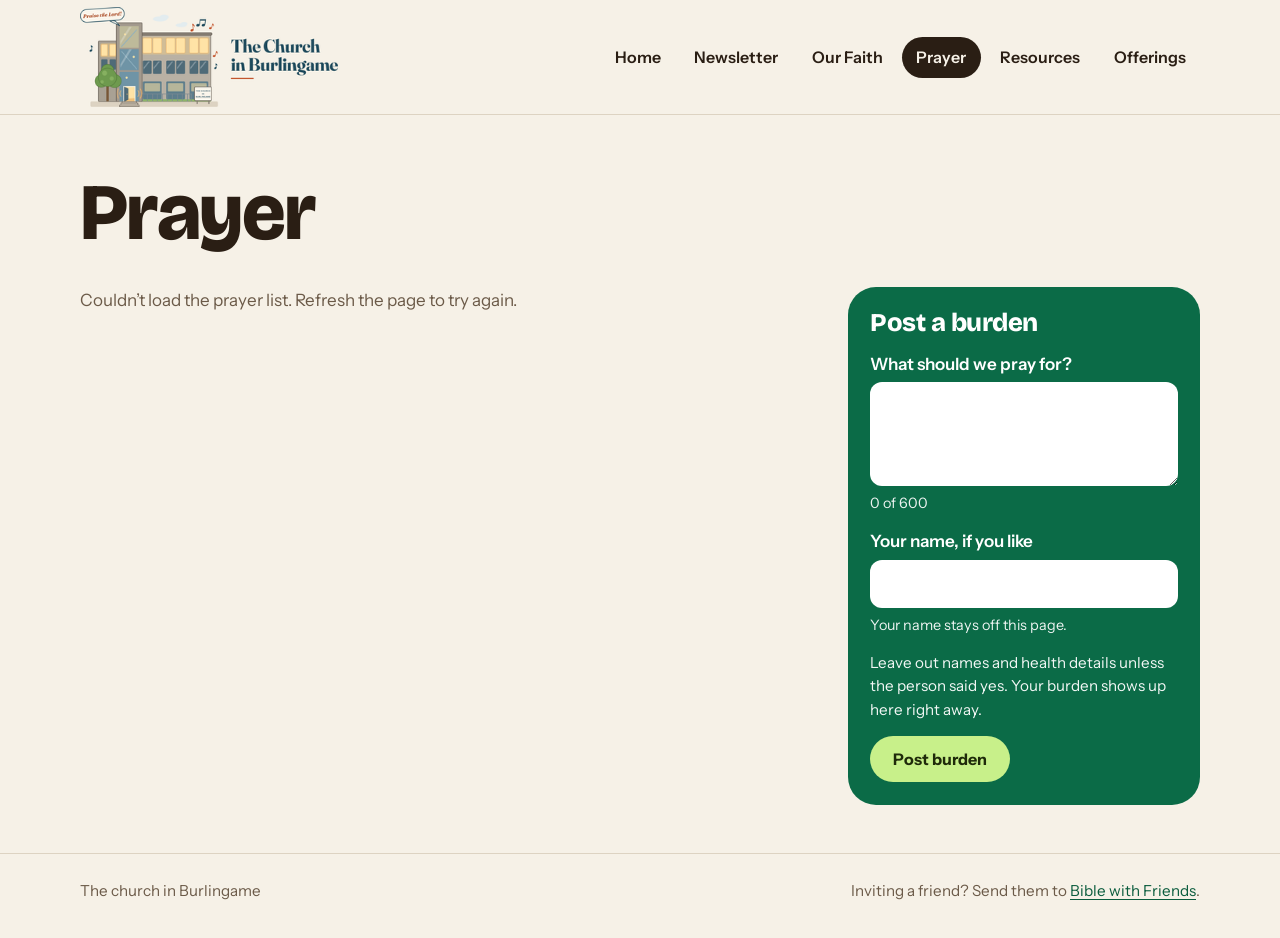
<file: prayer.html>
<!doctype html>
<html lang="en">
<head>
<meta charset="utf-8">
<meta name="viewport" content="width=device-width, initial-scale=1">
<title>Prayer | The Church in Burlingame</title>
<meta name="robots" content="noindex, nofollow">
<meta name="theme-color" content="#f6f1e7">
<link rel="icon" href="assets/icons/favicon.ico" sizes="any">
<link rel="icon" type="image/png" href="assets/icons/favicon-48.png">
<link rel="apple-touch-icon" href="assets/icons/apple-touch-icon.png">
<link rel="manifest" href="manifest.webmanifest">
<meta name="apple-mobile-web-app-title" content="CiB">
<meta name="color-scheme" content="light only">
<link rel="preconnect" href="https://fonts.googleapis.com">
<link rel="preconnect" href="https://fonts.gstatic.com" crossorigin>
<link href="https://fonts.googleapis.com/css2?family=Bricolage+Grotesque:opsz,wght@12..96,600..800&family=Instrument+Sans:wght@400..700&display=swap" rel="stylesheet">
<link rel="stylesheet" href="assets/site.css">
</head>
<body>
<a class="skip" href="#main">Skip to content</a>
<header class="bar"><div class="wrap bar-in">
  <a class="brand" href="index.html"><img src="assets/icons/logo-256.png" srcset="assets/icons/logo-128.png 330w, assets/icons/logo-192.png 495w, assets/icons/logo-256.png 660w" sizes="(max-width: 46rem) 196px, 258px" width="258" height="100" alt="The Church in Burlingame, home"></a>
  <nav class="tabs" aria-label="Main"><a href="index.html">Home</a><a href="newsletter.html">Newsletter</a><a href="our-faith.html">Our Faith</a><a href="prayer.html" aria-current="page">Prayer</a><a href="resources.html">Resources</a><a href="offering.html">Offerings</a></nav>
</div></header>
<main id="main">

<div class="head"><div class="wrap"><h1>Prayer</h1></div></div>
<div class="wrap main pray" id="prayer">
  <form class="composer" id="composer" novalidate>
    <h2>Post a burden</h2>
    <label for="c-body">What should we pray for?</label>
    <textarea id="c-body" name="body" aria-describedby="c-count c-msg"></textarea>
    <div class="row"><span id="c-count">0 of 600</span></div>
    <label for="c-name">Your name, if you like</label>
    <input type="text" id="c-name" name="name" maxlength="100" autocomplete="name" aria-describedby="c-name-note">
    <div class="row"><span id="c-name-note">Your name stays off this page.</span></div>
    <p class="careful">Leave out names and health details unless the person said yes. Your burden shows up here right away.</p>
    <div class="hp" aria-hidden="true"><label for="c-web">Leave empty</label><input id="c-web" name="website" tabindex="-1" autocomplete="off"></div>
    <input type="hidden" name="started">
    <button class="btn btn-sprout" type="submit" id="c-post">Post burden</button>
    <p class="msg" id="c-msg" role="status"></p>
  </form>

  <div>
    <p class="state" id="p-state" role="status">Loading burdens…</p>
    <section class="group" id="g-this" hidden>
      <div class="weekhead"><h2>This week</h2><span id="this-of"></span></div>
      <p class="empty" id="this-empty" hidden>Nothing posted yet this week. Be the first.</p>
      <ol class="burdens" id="list-this"></ol>
    </section>
    <section class="group" id="g-last" hidden>
      <div class="weekhead"><h2>Last week</h2><span id="last-of"></span></div>
      <ol class="burdens" id="list-last"></ol>
    </section>
    <section class="group" id="g-answered" hidden>
      <div class="weekhead"><h2>Answered</h2></div>
      <ol class="burdens" id="list-answered"></ol>
    </section>
    <p class="updated" id="p-updated" hidden></p>
  </div>
</div>
<div class="toast" id="toast" role="status" hidden></div>

</main>
<footer class="foot"><div class="wrap">
  <p>The church in Burlingame</p>
  <p>Inviting a friend? Send them to <a href="https://biblewithfriends.github.io/bwf/">Bible with Friends</a>.</p>
</div></footer>
<script src="assets/config.js"></script>
<script src="assets/site.js"></script>
</body>
</html>
</file>
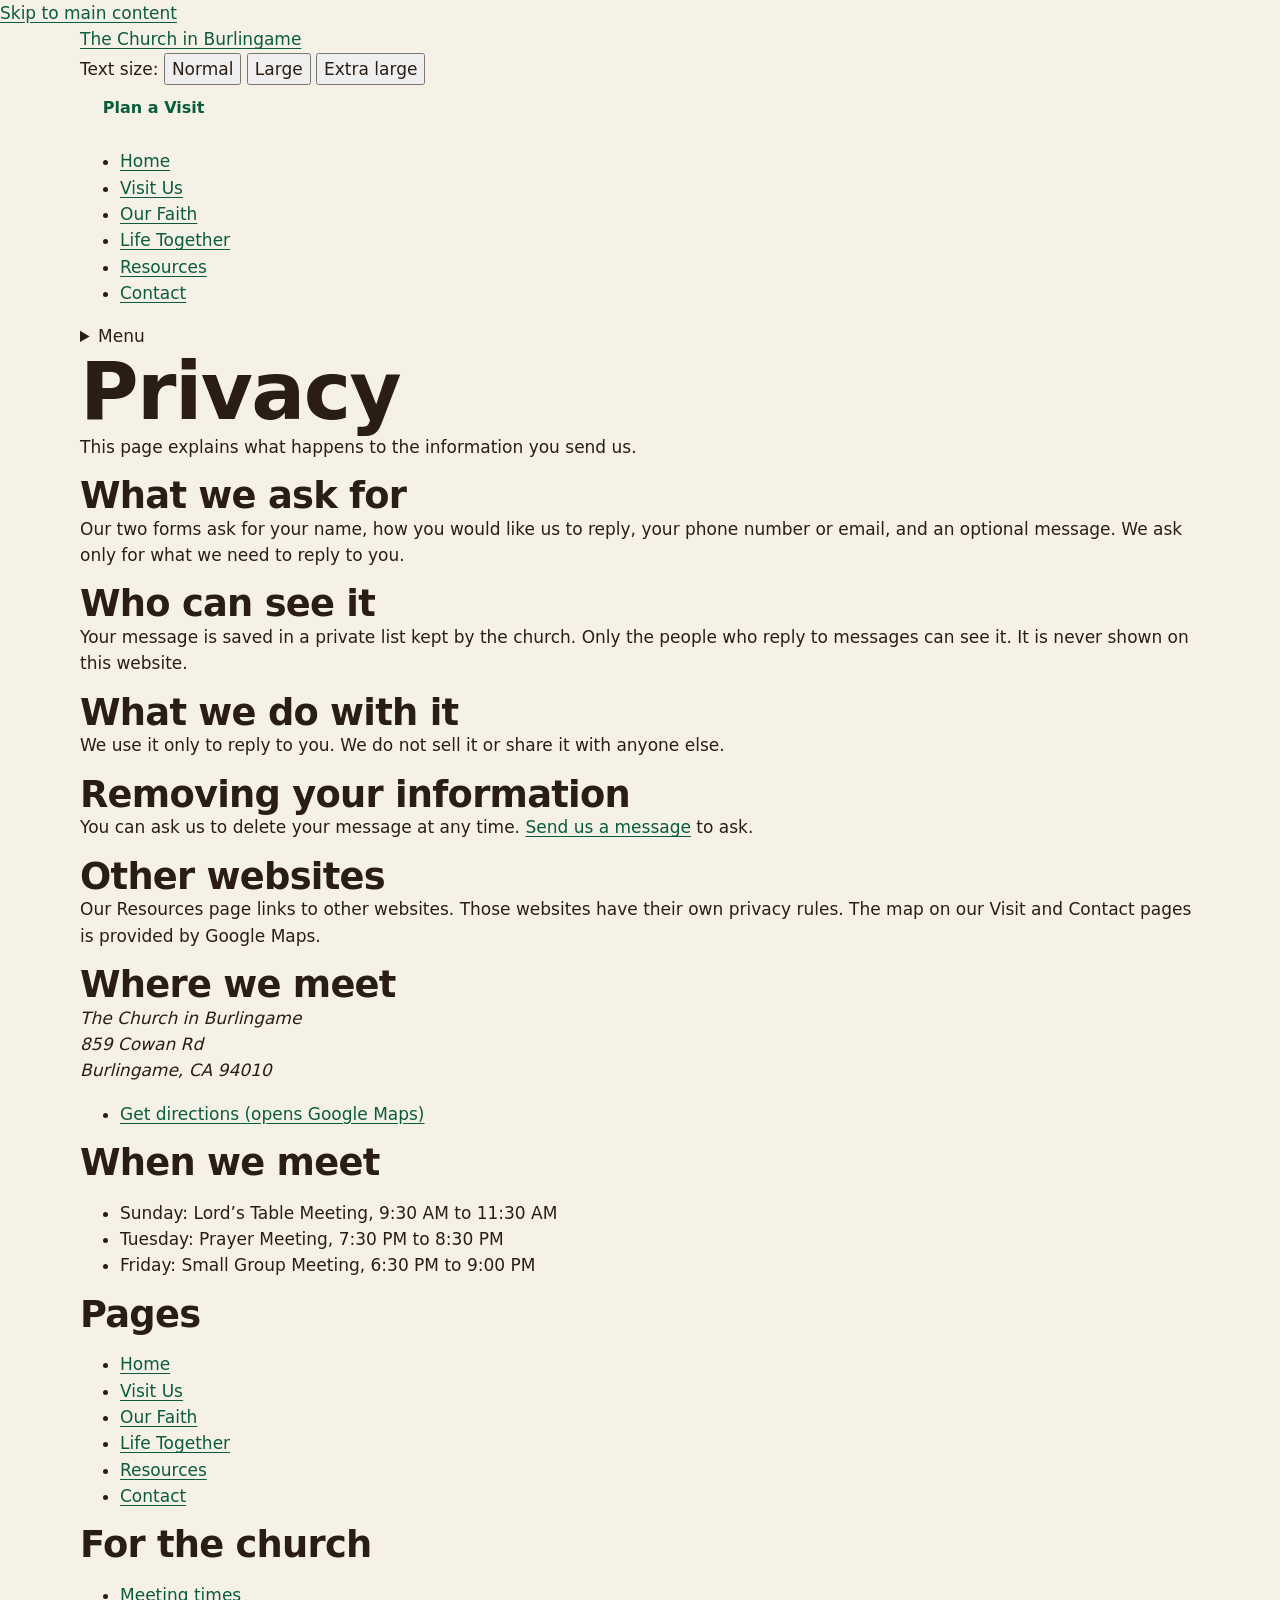
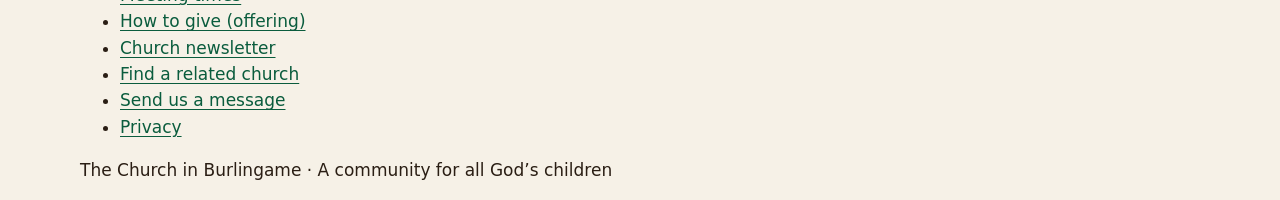
<file: privacy.html>
<!doctype html>
<html lang="en" class="no-js">
<head>
<meta charset="utf-8">
<meta name="viewport" content="width=device-width, initial-scale=1">
<title>Privacy | The Church in Burlingame</title>
<meta name="description" content="What the church in Burlingame does with the information you send through this website.">
<meta property="og:title" content="Privacy | The Church in Burlingame">
<meta property="og:description" content="What the church in Burlingame does with the information you send through this website.">
<meta property="og:type" content="website">
<meta property="og:site_name" content="The Church in Burlingame">
<script>
document.documentElement.classList.replace("no-js","js");
try{var s=localStorage.getItem("cib-text-size");if(s==="large")document.documentElement.classList.add("size-large");if(s==="xlarge")document.documentElement.classList.add("size-xlarge");}catch(e){}
</script>
<link rel="preconnect" href="https://fonts.googleapis.com">
<link rel="preconnect" href="https://fonts.gstatic.com" crossorigin>
<link href="https://fonts.googleapis.com/css2?family=Atkinson+Hyperlegible:ital,wght@0,400;0,700;1,400&family=Source+Serif+4:opsz,wght@8..60,600&display=swap" rel="stylesheet">
<link rel="stylesheet" href="assets/site.css">
</head>
<body>
<a class="skip-link" href="#main">Skip to main content</a>
<header class="site-header">
  <div class="wrap header-top">
    <a class="wordmark" href="index.html">The Church in Burlingame</a>
    <div class="header-tools">
      <div class="textsize" role="group" aria-label="Text size">
        <span class="textsize-label">Text size:</span>
        <button type="button" data-size="normal" aria-pressed="true">Normal</button>
        <button type="button" data-size="large" aria-pressed="false">Large</button>
        <button type="button" data-size="xlarge" aria-pressed="false">Extra large</button>
      </div>
      <a class="btn btn-secondary" href="visit.html#plan">Plan a Visit</a>
    </div>
  </div>
  <nav class="nav-desktop" aria-label="Main menu"><div class="wrap"><ul class="nav-list"><li><a href="index.html">Home</a></li><li><a href="visit.html">Visit Us</a></li><li><a href="our-faith.html">Our Faith</a></li><li><a href="life-together.html">Life Together</a></li><li><a href="resources.html">Resources</a></li><li><a href="contact.html">Contact</a></li></ul></div></nav>
  <div class="wrap">
    <details class="menu-mobile">
      <summary>Menu</summary>
      <nav aria-label="Main menu"><ul class="nav-list"><li><a href="index.html">Home</a></li><li><a href="visit.html">Visit Us</a></li><li><a href="our-faith.html">Our Faith</a></li><li><a href="life-together.html">Life Together</a></li><li><a href="resources.html">Resources</a></li><li><a href="contact.html">Contact</a></li></ul></nav>
    </details>
  </div>
</header>
<main id="main">

<div class="page-head"><div class="wrap prose">
  <span class="eyebrow" aria-hidden="true"></span>
  <h1>Privacy</h1>
  <p class="lead">This page explains what happens to the information you send us.</p>

  <h2>What we ask for</h2>
  <p>Our two forms ask for your name, how you would like us to reply, your phone number or email, and an optional message. We ask only for what we need to reply to you.</p>

  <h2>Who can see it</h2>
  <p>Your message is saved in a private list kept by the church. Only the people who reply to messages can see it. It is never shown on this website.</p>

  <h2>What we do with it</h2>
  <p>We use it only to reply to you. We do not sell it or share it with anyone else.</p>

  <h2>Removing your information</h2>
  <p>You can ask us to delete your message at any time. <a href="contact.html">Send us a message</a> to ask.</p>

  <h2>Other websites</h2>
  <p>Our Resources page links to other websites. Those websites have their own privacy rules. The map on our Visit and Contact pages is provided by Google Maps.</p>
</div></div>

</main>
<footer class="site-footer">
  <div class="wrap">
    <div class="footer-grid">
      <section aria-labelledby="f-where">
        <h2 id="f-where">Where we meet</h2>
        <address>The Church in Burlingame<br>859 Cowan Rd<br>Burlingame, CA 94010</address>
        <ul><li><a href="https://www.google.com/maps/dir/?api=1&destination=859+Cowan+Rd%2C+Burlingame%2C+CA+94010">Get directions (opens Google Maps)</a></li></ul>
      </section>
      <section aria-labelledby="f-when">
        <h2 id="f-when">When we meet</h2>
        <ul><li>Sunday: Lord’s Table Meeting, 9:30 AM to 11:30 AM</li><li>Tuesday: Prayer Meeting, 7:30 PM to 8:30 PM</li><li>Friday: Small Group Meeting, 6:30 PM to 9:00 PM</li></ul>
      </section>
      <section aria-labelledby="f-pages">
        <h2 id="f-pages">Pages</h2>
        <ul><li><a href="index.html">Home</a></li><li><a href="visit.html">Visit Us</a></li><li><a href="our-faith.html">Our Faith</a></li><li><a href="life-together.html">Life Together</a></li><li><a href="resources.html">Resources</a></li><li><a href="contact.html">Contact</a></li></ul>
      </section>
      <section aria-labelledby="f-church">
        <h2 id="f-church">For the church</h2>
        <ul>
          <li><a href="visit.html#when">Meeting times</a></li>
          <li><a href="offering.html">How to give (offering)</a></li>
          <li><a href="newsletter.html">Church newsletter</a></li>
          <li><a href="resources.html?category=local-churches">Find a related church</a></li>
          <li><a href="contact.html">Send us a message</a></li>
          <li><a href="privacy.html">Privacy</a></li>
        </ul>
      </section>
    </div>
    <p class="footer-bottom">The Church in Burlingame · A community for all God’s children</p>
  </div>
</footer>
<script src="assets/config.js"></script>
<script src="assets/site.js"></script>
</body>
</html>
</file>
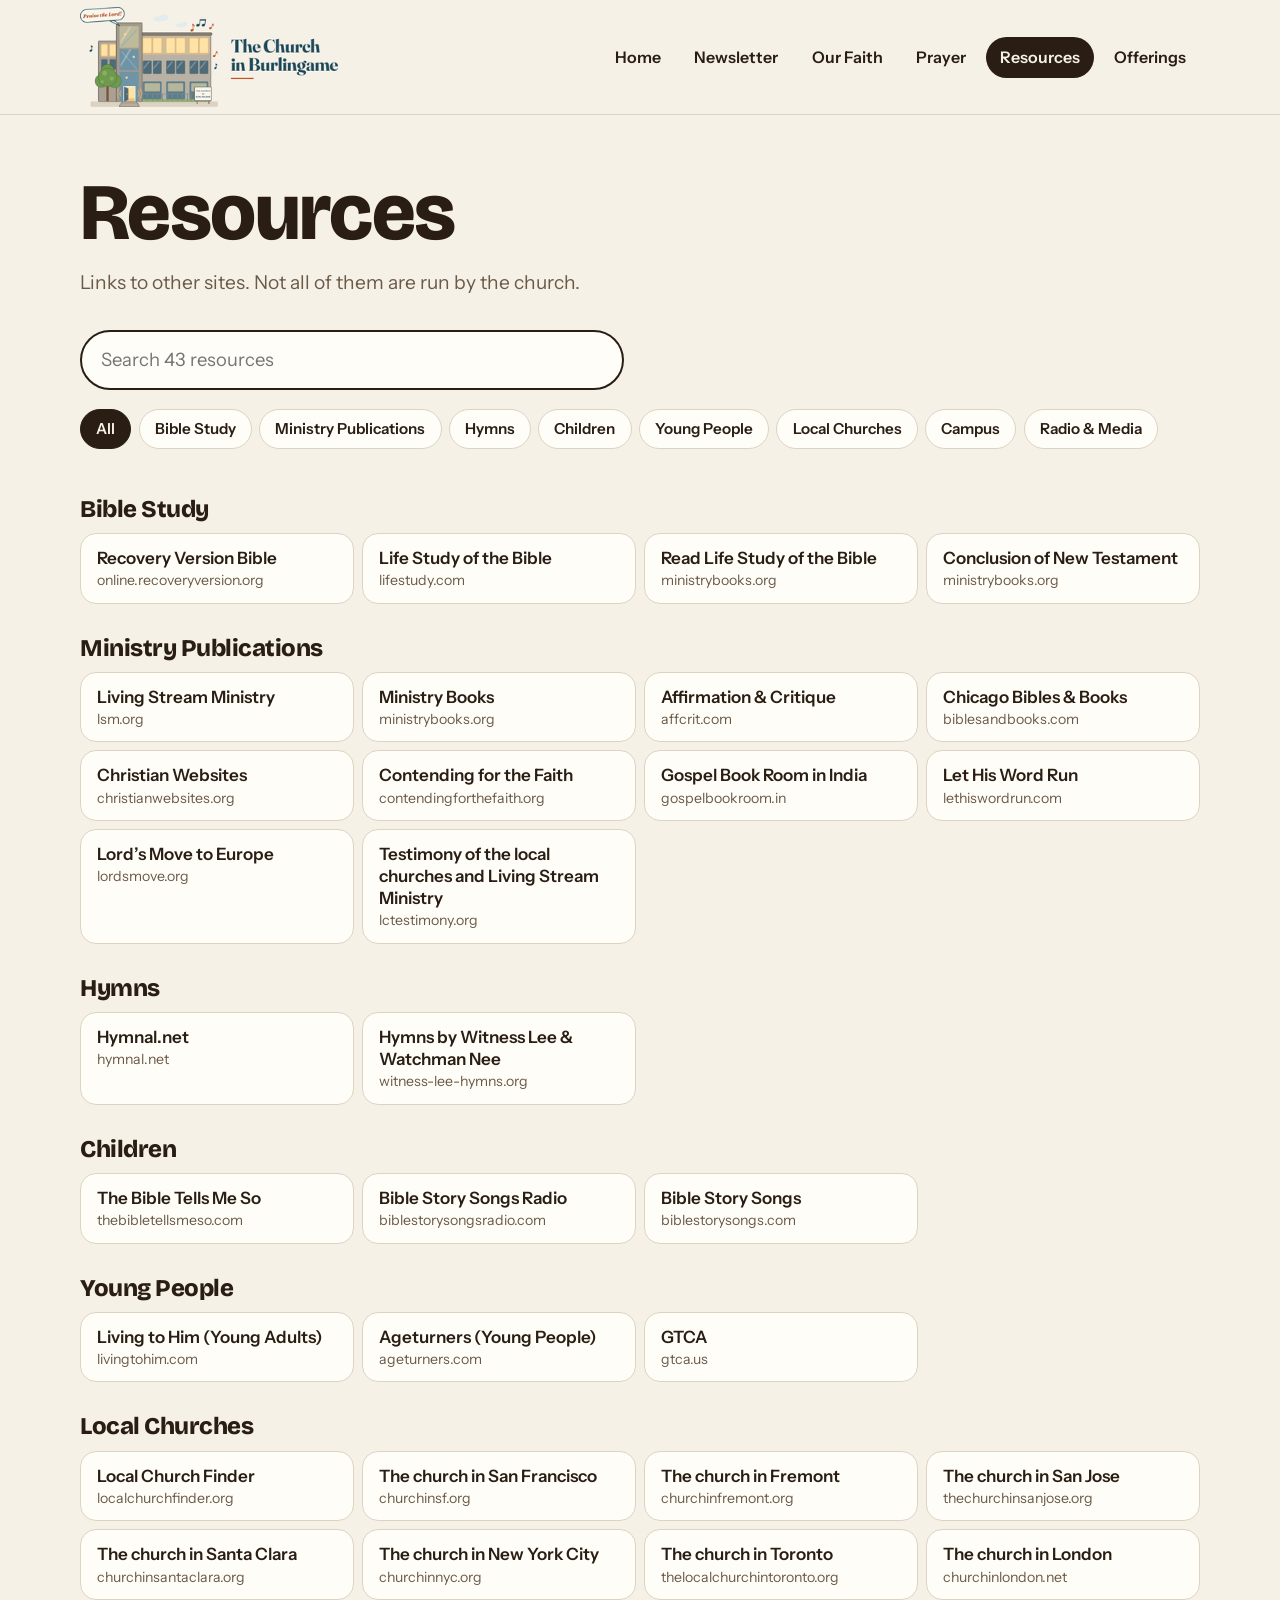
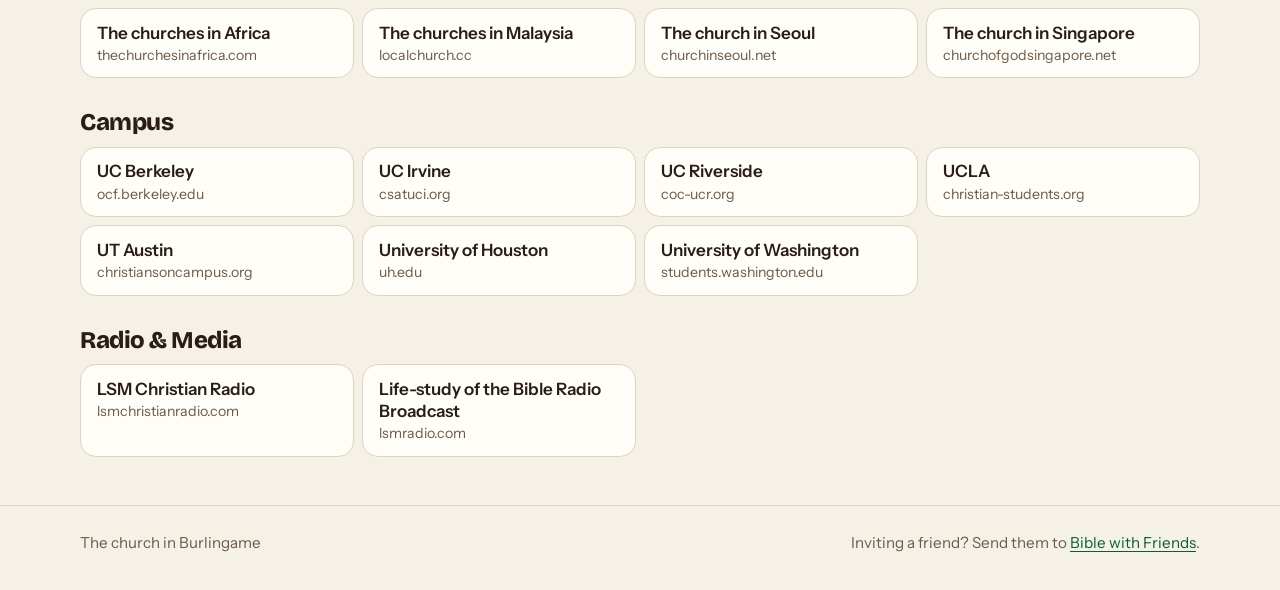
<file: resources.html>
<!doctype html>
<html lang="en">
<head>
<meta charset="utf-8">
<meta name="viewport" content="width=device-width, initial-scale=1">
<title>Resources | The Church in Burlingame</title>
<meta name="robots" content="noindex, nofollow">
<meta name="theme-color" content="#f6f1e7">
<link rel="icon" href="assets/icons/favicon.ico" sizes="any">
<link rel="icon" type="image/png" href="assets/icons/favicon-48.png">
<link rel="apple-touch-icon" href="assets/icons/apple-touch-icon.png">
<link rel="manifest" href="manifest.webmanifest">
<meta name="apple-mobile-web-app-title" content="CiB">
<meta name="color-scheme" content="light only">
<link rel="preconnect" href="https://fonts.googleapis.com">
<link rel="preconnect" href="https://fonts.gstatic.com" crossorigin>
<link href="https://fonts.googleapis.com/css2?family=Bricolage+Grotesque:opsz,wght@12..96,600..800&family=Instrument+Sans:wght@400..700&display=swap" rel="stylesheet">
<link rel="stylesheet" href="assets/site.css">
</head>
<body>
<a class="skip" href="#main">Skip to content</a>
<header class="bar"><div class="wrap bar-in">
  <a class="brand" href="index.html"><img src="assets/icons/logo-256.png" srcset="assets/icons/logo-128.png 330w, assets/icons/logo-192.png 495w, assets/icons/logo-256.png 660w" sizes="(max-width: 46rem) 196px, 258px" width="258" height="100" alt="The Church in Burlingame, home"></a>
  <nav class="tabs" aria-label="Main"><a href="index.html">Home</a><a href="newsletter.html">Newsletter</a><a href="our-faith.html">Our Faith</a><a href="prayer.html">Prayer</a><a href="resources.html" aria-current="page">Resources</a><a href="offering.html">Offerings</a></nav>
</div></header>
<main id="main">

<div class="head"><div class="wrap"><h1>Resources</h1><p>Links to other sites. Not all of them are run by the church.</p></div></div>
<div class="wrap main">
  <label class="sr" for="find">Search resources</label>
  <input class="find" type="search" id="find" placeholder="Search 43 resources">
  <ul class="chips" aria-label="Topics"><li><button type="button" data-cat="all" aria-pressed="true">All</button></li><li><button type="button" data-cat="bible-study" aria-pressed="false">Bible Study</button></li><li><button type="button" data-cat="ministry-publications" aria-pressed="false">Ministry Publications</button></li><li><button type="button" data-cat="hymns" aria-pressed="false">Hymns</button></li><li><button type="button" data-cat="children" aria-pressed="false">Children</button></li><li><button type="button" data-cat="young-people" aria-pressed="false">Young People</button></li><li><button type="button" data-cat="local-churches" aria-pressed="false">Local Churches</button></li><li><button type="button" data-cat="campus" aria-pressed="false">Campus</button></li><li><button type="button" data-cat="multimedia" aria-pressed="false">Radio &amp; Media</button></li></ul>
  <p class="state" id="r-state" role="status" style="margin-top:1rem"></p>
  <div id="shelves"><section class="shelf" data-cat="bible-study"><h2>Bible Study</h2><ul class="links"><li><a href="http://online.recoveryversion.org/">Recovery Version Bible<small>online.recoveryversion.org</small></a></li><li><a href="http://www.lifestudy.com/">Life Study of the Bible<small>lifestudy.com</small></a></li><li><a href="http://www.ministrybooks.org/reading/CurrentReading.cfm">Read Life Study of the Bible<small>ministrybooks.org</small></a></li><li><a href="http://www.ministrybooks.org/conclusion.cfm">Conclusion of New Testament<small>ministrybooks.org</small></a></li></ul></section><section class="shelf" data-cat="ministry-publications"><h2>Ministry Publications</h2><ul class="links"><li><a href="http://www.lsm.org/">Living Stream Ministry<small>lsm.org</small></a></li><li><a href="http://www.ministrybooks.org/">Ministry Books<small>ministrybooks.org</small></a></li><li><a href="http://www.affcrit.com/">Affirmation &amp; Critique<small>affcrit.com</small></a></li><li><a href="http://www.biblesandbooks.com/">Chicago Bibles &amp; Books<small>biblesandbooks.com</small></a></li><li><a href="http://www.christianwebsites.org/">Christian Websites<small>christianwebsites.org</small></a></li><li><a href="http://www.contendingforthefaith.org/">Contending for the Faith<small>contendingforthefaith.org</small></a></li><li><a href="http://www.gospelbookroom.in/">Gospel Book Room in India<small>gospelbookroom.in</small></a></li><li><a href="http://www.lethiswordrun.com/">Let His Word Run<small>lethiswordrun.com</small></a></li><li><a href="http://lordsmove.org/">Lord’s Move to Europe<small>lordsmove.org</small></a></li><li><a href="http://www.lctestimony.org/">Testimony of the local churches and Living Stream Ministry<small>lctestimony.org</small></a></li></ul></section><section class="shelf" data-cat="hymns"><h2>Hymns</h2><ul class="links"><li><a href="http://www.hymnal.net/">Hymnal.net<small>hymnal.net</small></a></li><li><a href="http://www.witness-lee-hymns.org/">Hymns by Witness Lee &amp; Watchman Nee<small>witness-lee-hymns.org</small></a></li></ul></section><section class="shelf" data-cat="children"><h2>Children</h2><ul class="links"><li><a href="https://www.thebibletellsmeso.com/">The Bible Tells Me So<small>thebibletellsmeso.com</small></a></li><li><a href="https://biblestorysongsradio.com/">Bible Story Songs Radio<small>biblestorysongsradio.com</small></a></li><li><a href="https://www.biblestorysongs.com/">Bible Story Songs<small>biblestorysongs.com</small></a></li></ul></section><section class="shelf" data-cat="young-people"><h2>Young People</h2><ul class="links"><li><a href="https://livingtohim.com/">Living to Him (Young Adults)<small>livingtohim.com</small></a></li><li><a href="https://ageturners.com/">Ageturners (Young People)<small>ageturners.com</small></a></li><li><a href="http://gtca.us/">GTCA<small>gtca.us</small></a></li></ul></section><section class="shelf" data-cat="local-churches"><h2>Local Churches</h2><ul class="links"><li><a href="http://localchurchfinder.org/">Local Church Finder<small>localchurchfinder.org</small></a></li><li><a href="http://www.churchinsf.org/">The church in San Francisco<small>churchinsf.org</small></a></li><li><a href="http://churchinfremont.org/">The church in Fremont<small>churchinfremont.org</small></a></li><li><a href="http://thechurchinsanjose.org/">The church in San Jose<small>thechurchinsanjose.org</small></a></li><li><a href="http://www.churchinsantaclara.org/">The church in Santa Clara<small>churchinsantaclara.org</small></a></li><li><a href="http://www.churchinnyc.org/">The church in New York City<small>churchinnyc.org</small></a></li><li><a href="http://thelocalchurchintoronto.org/">The church in Toronto<small>thelocalchurchintoronto.org</small></a></li><li><a href="http://www.churchinlondon.net/">The church in London<small>churchinlondon.net</small></a></li><li><a href="http://www.thechurchesinafrica.com/">The churches in Africa<small>thechurchesinafrica.com</small></a></li><li><a href="http://www.localchurch.cc/">The churches in Malaysia<small>localchurch.cc</small></a></li><li><a href="http://churchinseoul.net/korea/">The church in Seoul<small>churchinseoul.net</small></a></li><li><a href="http://www.churchofgodsingapore.net/">The church in Singapore<small>churchofgodsingapore.net</small></a></li></ul></section><section class="shelf" data-cat="campus"><h2>Campus</h2><ul class="links"><li><a href="http://www.ocf.berkeley.edu/~christ/">UC Berkeley<small>ocf.berkeley.edu</small></a></li><li><a href="http://www.csatuci.org/">UC Irvine<small>csatuci.org</small></a></li><li><a href="http://www.coc-ucr.org/">UC Riverside<small>coc-ucr.org</small></a></li><li><a href="http://www.christian-students.org/">UCLA<small>christian-students.org</small></a></li><li><a href="http://www.christiansoncampus.org/">UT Austin<small>christiansoncampus.org</small></a></li><li><a href="http://www.uh.edu/christians/">University of Houston<small>uh.edu</small></a></li><li><a href="http://students.washington.edu/christas/">University of Washington<small>students.washington.edu</small></a></li></ul></section><section class="shelf" data-cat="multimedia"><h2>Radio &amp; Media</h2><ul class="links"><li><a href="https://www.lsmchristianradio.com/">LSM Christian Radio<small>lsmchristianradio.com</small></a></li><li><a href="https://www.lsmradio.com/">Life-study of the Bible Radio Broadcast<small>lsmradio.com</small></a></li></ul></section></div>
</div>

</main>
<footer class="foot"><div class="wrap">
  <p>The church in Burlingame</p>
  <p>Inviting a friend? Send them to <a href="https://biblewithfriends.github.io/bwf/">Bible with Friends</a>.</p>
</div></footer>
<script src="assets/site.js"></script>
</body>
</html>
</file>
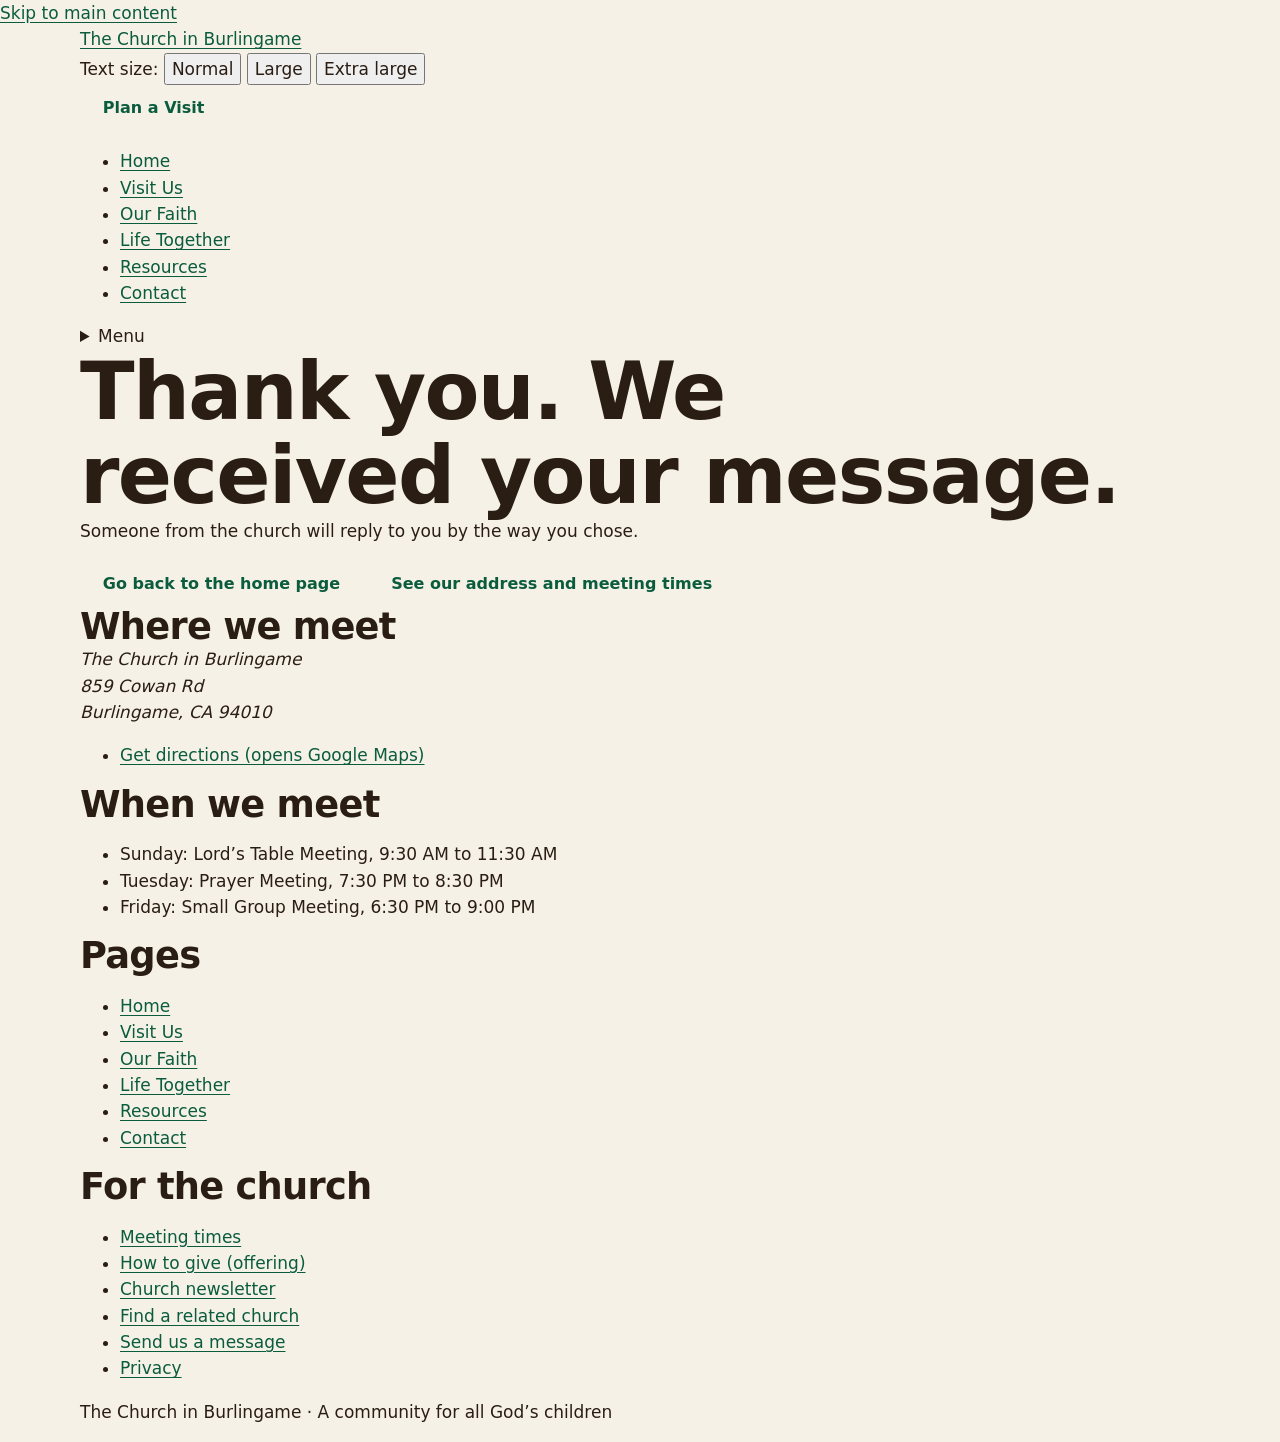
<file: thank-you.html>
<!doctype html>
<html lang="en" class="no-js">
<head>
<meta charset="utf-8">
<meta name="viewport" content="width=device-width, initial-scale=1">
<title>Message received | The Church in Burlingame</title>
<meta name="description" content="Thank you for your message.">
<meta property="og:title" content="Message received | The Church in Burlingame">
<meta property="og:description" content="Thank you for your message.">
<meta property="og:type" content="website">
<meta property="og:site_name" content="The Church in Burlingame">
<script>
document.documentElement.classList.replace("no-js","js");
try{var s=localStorage.getItem("cib-text-size");if(s==="large")document.documentElement.classList.add("size-large");if(s==="xlarge")document.documentElement.classList.add("size-xlarge");}catch(e){}
</script>
<link rel="preconnect" href="https://fonts.googleapis.com">
<link rel="preconnect" href="https://fonts.gstatic.com" crossorigin>
<link href="https://fonts.googleapis.com/css2?family=Atkinson+Hyperlegible:ital,wght@0,400;0,700;1,400&family=Source+Serif+4:opsz,wght@8..60,600&display=swap" rel="stylesheet">
<link rel="stylesheet" href="assets/site.css">
<meta name="robots" content="noindex">
</head>
<body>
<a class="skip-link" href="#main">Skip to main content</a>
<header class="site-header">
  <div class="wrap header-top">
    <a class="wordmark" href="index.html">The Church in Burlingame</a>
    <div class="header-tools">
      <div class="textsize" role="group" aria-label="Text size">
        <span class="textsize-label">Text size:</span>
        <button type="button" data-size="normal" aria-pressed="true">Normal</button>
        <button type="button" data-size="large" aria-pressed="false">Large</button>
        <button type="button" data-size="xlarge" aria-pressed="false">Extra large</button>
      </div>
      <a class="btn btn-secondary" href="visit.html#plan">Plan a Visit</a>
    </div>
  </div>
  <nav class="nav-desktop" aria-label="Main menu"><div class="wrap"><ul class="nav-list"><li><a href="index.html">Home</a></li><li><a href="visit.html">Visit Us</a></li><li><a href="our-faith.html">Our Faith</a></li><li><a href="life-together.html">Life Together</a></li><li><a href="resources.html">Resources</a></li><li><a href="contact.html">Contact</a></li></ul></div></nav>
  <div class="wrap">
    <details class="menu-mobile">
      <summary>Menu</summary>
      <nav aria-label="Main menu"><ul class="nav-list"><li><a href="index.html">Home</a></li><li><a href="visit.html">Visit Us</a></li><li><a href="our-faith.html">Our Faith</a></li><li><a href="life-together.html">Life Together</a></li><li><a href="resources.html">Resources</a></li><li><a href="contact.html">Contact</a></li></ul></nav>
    </details>
  </div>
</header>
<main id="main">

<div class="page-head"><div class="wrap">
  <span class="eyebrow" aria-hidden="true"></span>
  <h1>Thank you. We received your message.</h1>
  <p class="big-confirm">Someone from the church will reply to you <span id="reply-method">by the way you chose</span>.</p>
  <div class="btn-row">
    <a class="btn btn-primary" href="index.html">Go back to the home page</a>
    <a class="btn btn-secondary" href="visit.html">See our address and meeting times</a>
  </div>
</div></div>

</main>
<footer class="site-footer">
  <div class="wrap">
    <div class="footer-grid">
      <section aria-labelledby="f-where">
        <h2 id="f-where">Where we meet</h2>
        <address>The Church in Burlingame<br>859 Cowan Rd<br>Burlingame, CA 94010</address>
        <ul><li><a href="https://www.google.com/maps/dir/?api=1&destination=859+Cowan+Rd%2C+Burlingame%2C+CA+94010">Get directions (opens Google Maps)</a></li></ul>
      </section>
      <section aria-labelledby="f-when">
        <h2 id="f-when">When we meet</h2>
        <ul><li>Sunday: Lord’s Table Meeting, 9:30 AM to 11:30 AM</li><li>Tuesday: Prayer Meeting, 7:30 PM to 8:30 PM</li><li>Friday: Small Group Meeting, 6:30 PM to 9:00 PM</li></ul>
      </section>
      <section aria-labelledby="f-pages">
        <h2 id="f-pages">Pages</h2>
        <ul><li><a href="index.html">Home</a></li><li><a href="visit.html">Visit Us</a></li><li><a href="our-faith.html">Our Faith</a></li><li><a href="life-together.html">Life Together</a></li><li><a href="resources.html">Resources</a></li><li><a href="contact.html">Contact</a></li></ul>
      </section>
      <section aria-labelledby="f-church">
        <h2 id="f-church">For the church</h2>
        <ul>
          <li><a href="visit.html#when">Meeting times</a></li>
          <li><a href="offering.html">How to give (offering)</a></li>
          <li><a href="newsletter.html">Church newsletter</a></li>
          <li><a href="resources.html?category=local-churches">Find a related church</a></li>
          <li><a href="contact.html">Send us a message</a></li>
          <li><a href="privacy.html">Privacy</a></li>
        </ul>
      </section>
    </div>
    <p class="footer-bottom">The Church in Burlingame · A community for all God’s children</p>
  </div>
</footer>
<script src="assets/config.js"></script>
<script src="assets/site.js"></script>
</body>
</html>
</file>
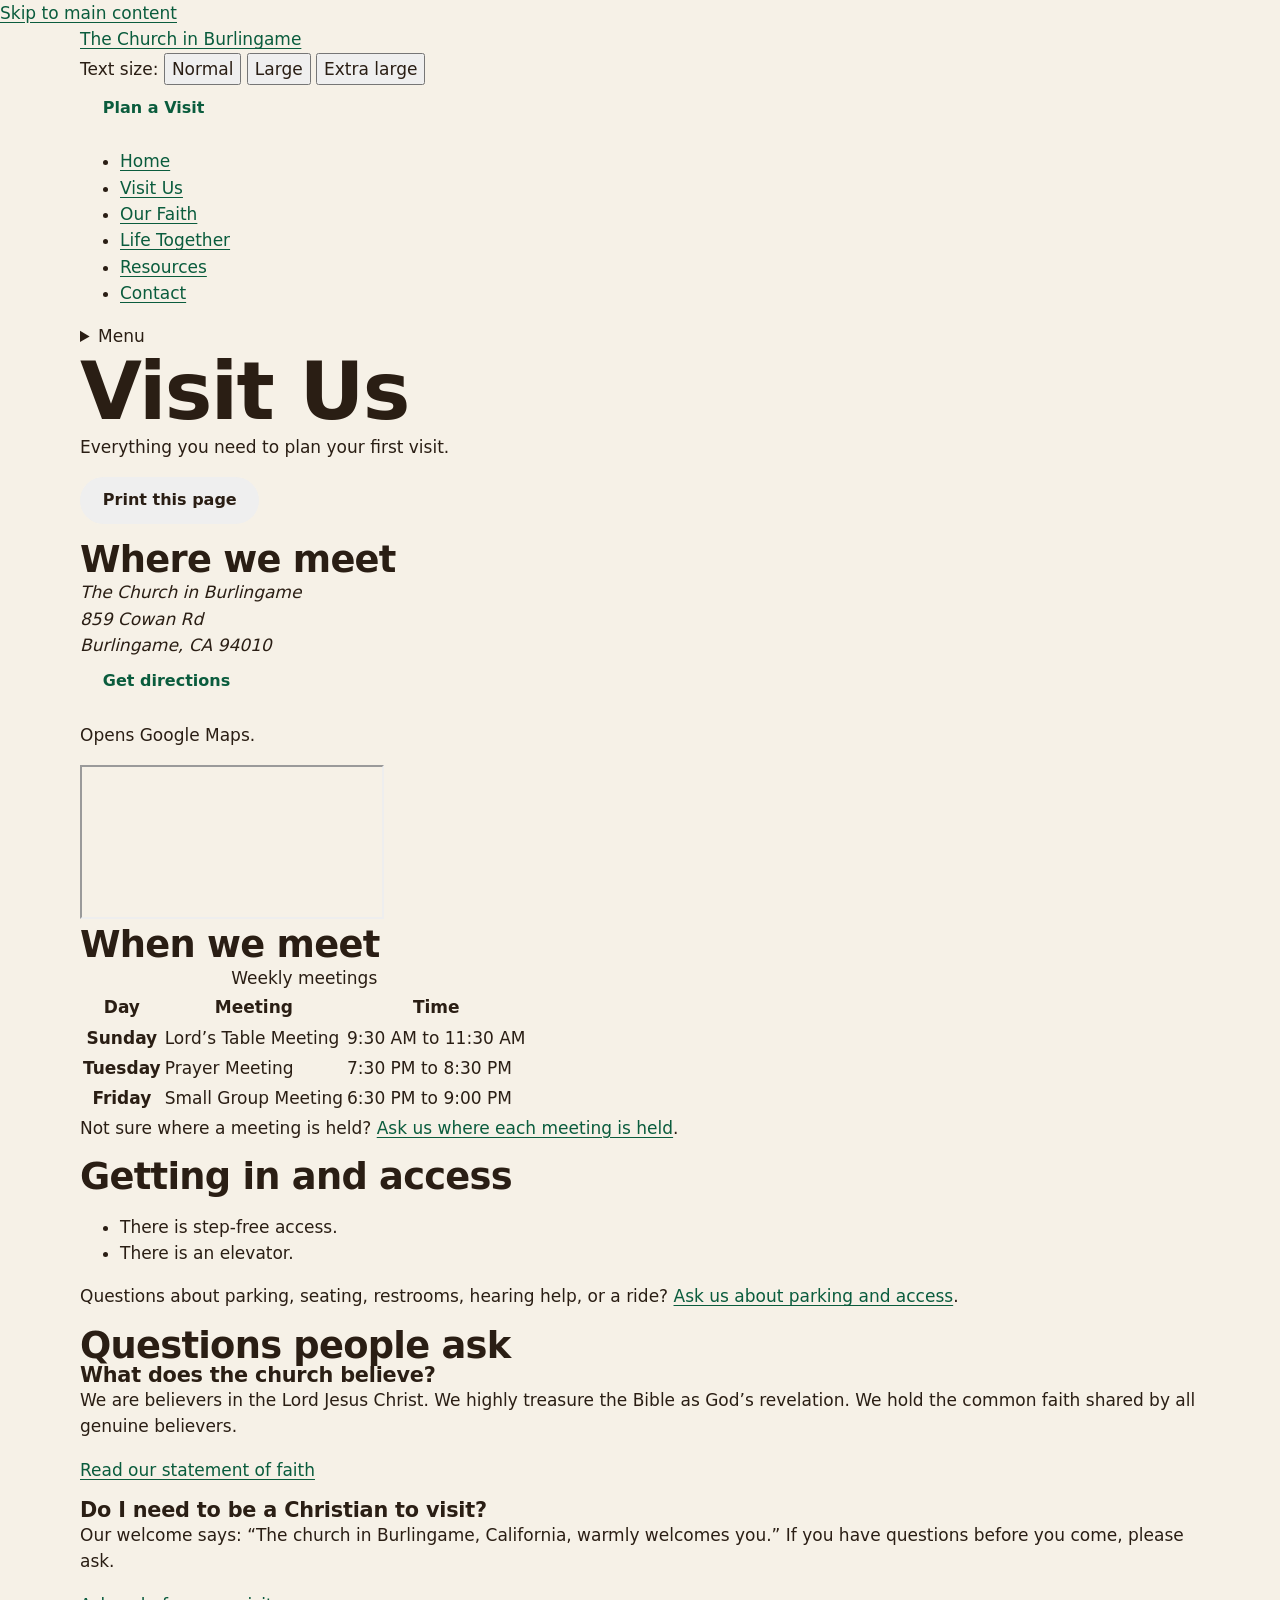
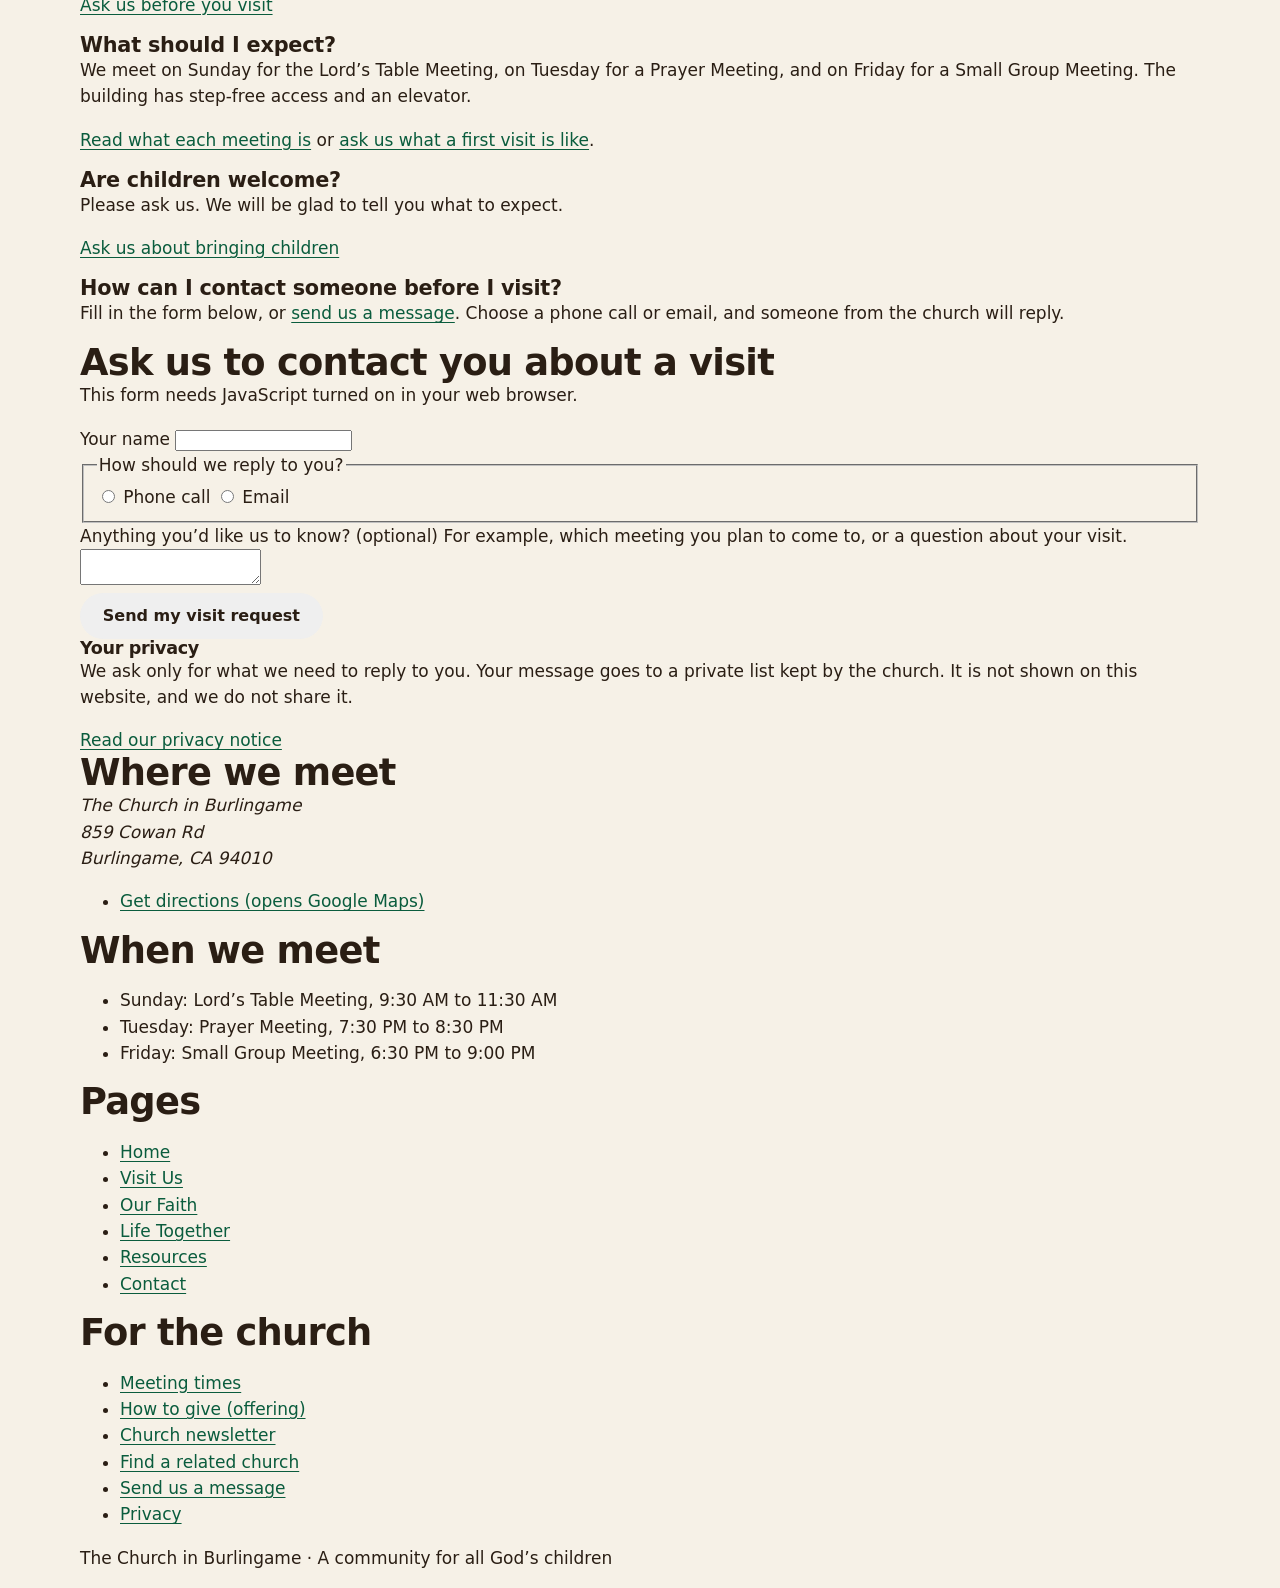
<file: visit.html>
<!doctype html>
<html lang="en" class="no-js">
<head>
<meta charset="utf-8">
<meta name="viewport" content="width=device-width, initial-scale=1">
<title>Visit Us | The Church in Burlingame</title>
<meta name="description" content="Visit the church in Burlingame at 859 Cowan Rd. Meeting times, directions, step-free access, and answers for first-time visitors.">
<meta property="og:title" content="Visit Us | The Church in Burlingame">
<meta property="og:description" content="Visit the church in Burlingame at 859 Cowan Rd. Meeting times, directions, step-free access, and answers for first-time visitors.">
<meta property="og:type" content="website">
<meta property="og:site_name" content="The Church in Burlingame">
<script>
document.documentElement.classList.replace("no-js","js");
try{var s=localStorage.getItem("cib-text-size");if(s==="large")document.documentElement.classList.add("size-large");if(s==="xlarge")document.documentElement.classList.add("size-xlarge");}catch(e){}
</script>
<link rel="preconnect" href="https://fonts.googleapis.com">
<link rel="preconnect" href="https://fonts.gstatic.com" crossorigin>
<link href="https://fonts.googleapis.com/css2?family=Atkinson+Hyperlegible:ital,wght@0,400;0,700;1,400&family=Source+Serif+4:opsz,wght@8..60,600&display=swap" rel="stylesheet">
<link rel="stylesheet" href="assets/site.css">
</head>
<body>
<a class="skip-link" href="#main">Skip to main content</a>
<header class="site-header">
  <div class="wrap header-top">
    <a class="wordmark" href="index.html">The Church in Burlingame</a>
    <div class="header-tools">
      <div class="textsize" role="group" aria-label="Text size">
        <span class="textsize-label">Text size:</span>
        <button type="button" data-size="normal" aria-pressed="true">Normal</button>
        <button type="button" data-size="large" aria-pressed="false">Large</button>
        <button type="button" data-size="xlarge" aria-pressed="false">Extra large</button>
      </div>
      <a class="btn btn-secondary" href="visit.html#plan">Plan a Visit</a>
    </div>
  </div>
  <nav class="nav-desktop" aria-label="Main menu"><div class="wrap"><ul class="nav-list"><li><a href="index.html">Home</a></li><li><a href="visit.html" aria-current="page">Visit Us</a></li><li><a href="our-faith.html">Our Faith</a></li><li><a href="life-together.html">Life Together</a></li><li><a href="resources.html">Resources</a></li><li><a href="contact.html">Contact</a></li></ul></div></nav>
  <div class="wrap">
    <details class="menu-mobile">
      <summary>Menu</summary>
      <nav aria-label="Main menu"><ul class="nav-list"><li><a href="index.html">Home</a></li><li><a href="visit.html" aria-current="page">Visit Us</a></li><li><a href="our-faith.html">Our Faith</a></li><li><a href="life-together.html">Life Together</a></li><li><a href="resources.html">Resources</a></li><li><a href="contact.html">Contact</a></li></ul></nav>
    </details>
  </div>
</header>
<main id="main">

<div class="page-head"><div class="wrap">
  <span class="eyebrow" aria-hidden="true"></span>
  <h1>Visit Us</h1>
  <p class="lead prose">Everything you need to plan your first visit.</p>
  <p class="no-print js-only"><button type="button" class="btn btn-secondary" data-print>Print this page</button></p>
</div></div>

<section class="section section-alt" aria-labelledby="h-where"><div class="wrap grid-2">
  <div>
    <h2 id="h-where">Where we meet</h2>
    <address class="address">The Church in Burlingame<br>859 Cowan Rd<br>Burlingame, CA 94010</address><p><a class="btn btn-primary" href="https://www.google.com/maps/dir/?api=1&destination=859+Cowan+Rd%2C+Burlingame%2C+CA+94010">Get directions</a></p><p class="external-note">Opens Google Maps.</p>
  </div>
  <div><iframe class="map-frame" title="Map showing 859 Cowan Rd, Burlingame, CA 94010" src="https://www.google.com/maps?q=859+Cowan+Rd,+Burlingame,+CA+94010&output=embed" loading="lazy" referrerpolicy="no-referrer-when-downgrade"></iframe></div>
</div></section>

<section class="section" id="when" aria-labelledby="h-when"><div class="wrap">
  <h2 id="h-when">When we meet</h2>
  <table class="meetings"><caption class="visually-hidden">Weekly meetings</caption><thead><tr><th scope="col">Day</th><th scope="col">Meeting</th><th scope="col">Time</th></tr></thead><tbody><tr><th scope="row">Sunday</th><td>Lord’s Table Meeting</td><td>9:30 AM to 11:30 AM</td></tr><tr><th scope="row">Tuesday</th><td>Prayer Meeting</td><td>7:30 PM to 8:30 PM</td></tr><tr><th scope="row">Friday</th><td>Small Group Meeting</td><td>6:30 PM to 9:00 PM</td></tr></tbody></table>
  <p class="prose">Not sure where a meeting is held? <a href="contact.html?topic=meetings">Ask us where each meeting is held</a>.</p>
</div></section>

<section class="section section-alt" aria-labelledby="h-access"><div class="wrap">
  <h2 id="h-access">Getting in and access</h2>
  <ul class="access prose">
    <li>There is step-free access.</li>
    <li>There is an elevator.</li>
  </ul>
  <div class="callout"><p>Questions about parking, seating, restrooms, hearing help, or a ride? <a href="contact.html?topic=meetings">Ask us about parking and access</a>.</p></div>
</div></section>

<section class="section" aria-labelledby="h-faq"><div class="wrap"><div class="faq">
  <h2 id="h-faq">Questions people ask</h2>

  <h3>What does the church believe?</h3>
  <p>We are believers in the Lord Jesus Christ. We highly treasure the Bible as God’s revelation. We hold the common faith shared by all genuine believers.</p>
  <p><a href="our-faith.html">Read our statement of faith</a></p>

  <h3>Do I need to be a Christian to visit?</h3>
  <p>Our welcome says: “The church in Burlingame, California, warmly welcomes you.” If you have questions before you come, please ask.</p>
  <p><a href="contact.html?topic=visit">Ask us before you visit</a></p>

  <h3>What should I expect?</h3>
  <p>We meet on Sunday for the Lord’s Table Meeting, on Tuesday for a Prayer Meeting, and on Friday for a Small Group Meeting. The building has step-free access and an elevator.</p>
  <p><a href="life-together.html">Read what each meeting is</a> or <a href="contact.html?topic=visit">ask us what a first visit is like</a>.</p>

  <h3>Are children welcome?</h3>
  <p>Please ask us. We will be glad to tell you what to expect.</p>
  <p><a href="contact.html?topic=visit">Ask us about bringing children</a></p>

  <h3>How can I contact someone before I visit?</h3>
  <p>Fill in the form below, or <a href="contact.html">send us a message</a>. Choose a phone call or email, and someone from the church will reply.</p>
</div></div></section>

<section class="section section-alt no-print" id="plan" aria-labelledby="form-h"><div class="wrap form-layout">
  <div><h2 id="form-h">Ask us to contact you about a visit</h2>
<p class="notice" id="form-not-ready" hidden>This form is still being set up. Please check back soon.</p>
<p class="no-js-only notice">This form needs JavaScript turned on in your web browser.</p>
<form class="form" data-inquiry="visit" novalidate aria-labelledby="form-h">
  <div class="error-summary" id="error-summary" tabindex="-1" role="alert" hidden>
    <h2>Please fix the following:</h2>
    <ul id="error-list"></ul>
  </div>
  <input type="hidden" name="inquiryType" value="visit">
  <div class="field" id="wrap-name">
    <label for="f-name">Your name</label>
    <input type="text" id="f-name" name="name" autocomplete="name" maxlength="100" aria-describedby="err-name">
    <span class="field-error" id="err-name"></span>
  </div>
  <fieldset class="field" id="wrap-contactMethod">
    <legend>How should we reply to you?</legend>
    <label class="choice" for="cm-phone"><input type="radio" id="cm-phone" name="contactMethod" value="phone"> Phone call</label>
    <label class="choice" for="cm-email"><input type="radio" id="cm-email" name="contactMethod" value="email"> Email</label>
    <span class="field-error" id="err-contactMethod"></span>
  </fieldset>
  <div class="field" id="wrap-phone" hidden>
    <label for="f-phone">Your phone number</label>
    <input type="tel" id="f-phone" name="phone" autocomplete="tel" maxlength="30" aria-describedby="err-phone">
    <span class="field-error" id="err-phone"></span>
  </div>
  <div class="field" id="wrap-email" hidden>
    <label for="f-email">Your email address</label>
    <input type="email" id="f-email" name="email" autocomplete="email" maxlength="254" aria-describedby="err-email">
    <span class="field-error" id="err-email"></span>
  </div>
  <div class="field" id="wrap-message">
    <label for="f-message">Anything you’d like us to know? (optional)</label>
    <span class="hint" id="hint-message">For example, which meeting you plan to come to, or a question about your visit.</span>
    <textarea id="f-message" name="message" maxlength="2000" aria-describedby="hint-message err-message"></textarea>
    <span class="field-error" id="err-message"></span>
  </div>
  <div class="hp" aria-hidden="true">
    <label for="f-website">Leave this empty</label>
    <input type="text" id="f-website" name="website" tabindex="-1" autocomplete="off">
  </div>
  <input type="hidden" name="started" value="">
  <button type="submit" class="btn btn-primary">Send my visit request</button>
</form></div>
  <div><aside class="privacy-note" aria-labelledby="privacy-h">
  <h2 id="privacy-h" style="font-size:1.1rem">Your privacy</h2>
  <p>We ask only for what we need to reply to you. Your message goes to a private list kept by the church. It is not shown on this website, and we do not share it.</p>
  <p style="margin-bottom:0"><a href="privacy.html">Read our privacy notice</a></p>
</aside></div>
</div></section>

</main>
<footer class="site-footer">
  <div class="wrap">
    <div class="footer-grid">
      <section aria-labelledby="f-where">
        <h2 id="f-where">Where we meet</h2>
        <address>The Church in Burlingame<br>859 Cowan Rd<br>Burlingame, CA 94010</address>
        <ul><li><a href="https://www.google.com/maps/dir/?api=1&destination=859+Cowan+Rd%2C+Burlingame%2C+CA+94010">Get directions (opens Google Maps)</a></li></ul>
      </section>
      <section aria-labelledby="f-when">
        <h2 id="f-when">When we meet</h2>
        <ul><li>Sunday: Lord’s Table Meeting, 9:30 AM to 11:30 AM</li><li>Tuesday: Prayer Meeting, 7:30 PM to 8:30 PM</li><li>Friday: Small Group Meeting, 6:30 PM to 9:00 PM</li></ul>
      </section>
      <section aria-labelledby="f-pages">
        <h2 id="f-pages">Pages</h2>
        <ul><li><a href="index.html">Home</a></li><li><a href="visit.html">Visit Us</a></li><li><a href="our-faith.html">Our Faith</a></li><li><a href="life-together.html">Life Together</a></li><li><a href="resources.html">Resources</a></li><li><a href="contact.html">Contact</a></li></ul>
      </section>
      <section aria-labelledby="f-church">
        <h2 id="f-church">For the church</h2>
        <ul>
          <li><a href="visit.html#when">Meeting times</a></li>
          <li><a href="offering.html">How to give (offering)</a></li>
          <li><a href="newsletter.html">Church newsletter</a></li>
          <li><a href="resources.html?category=local-churches">Find a related church</a></li>
          <li><a href="contact.html">Send us a message</a></li>
          <li><a href="privacy.html">Privacy</a></li>
        </ul>
      </section>
    </div>
    <p class="footer-bottom">The Church in Burlingame · A community for all God’s children</p>
  </div>
</footer>
<script src="assets/config.js"></script>
<script src="assets/site.js"></script>
</body>
</html>
</file>
<file: assets/site.css>
/* The Church in Burlingame — family site
   Emerald field, soil ink, sprout-green highlight, big friendly type. */

:root {
  --paper: #f6f1e7;        /* crème */
  color-scheme: light;     /* stay light even when the device is in dark mode */
  --surface: #fffdf8;
  --ink: #2a1e14;          /* soil */
  --ink-2: #6b5a48;
  --green: #0b6b47;        /* emerald */
  --green-deep: #08543a;
  --link: #0a5c3d;
  --leaf: #dcebd3;
  --sprout: #c8f08a;       /* new growth */
  --sprout-ink: #1f2a0a;
  --line: #ddd3c2;
  --danger: #a8321f;
  --ok: #ddf3e4;
  --display: "Bricolage Grotesque", "Arial Narrow", system-ui, sans-serif;
  --body: "Instrument Sans", system-ui, -apple-system, "Segoe UI", Roboto, Arial, sans-serif;
  --r-lg: 28px;
  --r-md: 16px;
}
*, *::before, *::after { box-sizing: border-box; }
html { -webkit-text-size-adjust: 100%; scroll-behavior: smooth; scroll-padding-top: 9.5rem; }
body { margin: 0; background: var(--paper); color: var(--ink); font: 400 1.0625rem/1.55 var(--body); overflow-wrap: break-word; }
h1, h2, h3 { font-family: var(--display); font-weight: 800; line-height: 1.05; letter-spacing: -.02em; margin: 0; }
h1 { font-size: clamp(2.6rem, 9vw, 5rem); text-wrap: balance; }
h2 { font-size: clamp(1.6rem, 4.5vw, 2.3rem); }
h3 { font-size: 1.3rem; letter-spacing: -.01em; }
p { margin: 0 0 1em; }
a { color: var(--link); text-underline-offset: .2em; }
button { font: inherit; color: inherit; }
:focus-visible { outline: 3px solid var(--link); outline-offset: 3px; border-radius: 6px; }
[hidden] { display: none !important; }
.sr { position: absolute; width: 1px; height: 1px; overflow: hidden; clip: rect(0 0 0 0); white-space: nowrap; }
@media (prefers-reduced-motion: reduce) { html { scroll-behavior: auto; } * { transition: none !important; animation: none !important; } }

.wrap { width: min(70rem, 100% - 2.5rem); margin-inline: auto; }
.soft { color: var(--ink-2); }

/* ── Top bar ── */
.bar { position: sticky; top: 0; z-index: 10; background: var(--paper); border-bottom: 1px solid var(--line); }
.bar-in { display: flex; flex-wrap: wrap; align-items: center; justify-content: space-between; gap: .25rem 1.5rem; padding: .45rem 0; }
.brand { display: block; line-height: 0; border-radius: 8px; }
.brand img { display: block; height: 100px; width: auto; }
@media (max-width: 46rem) { .brand img { height: 76px; } .bar { position: static; } }
.tabs { display: flex; gap: .3rem; overflow-x: auto; scrollbar-width: none; margin-inline: -.4rem; padding: .25rem .4rem; max-width: calc(100% + .8rem); }
.tabs::-webkit-scrollbar { display: none; }
.tabs a { flex: none; padding: .5rem .9rem; border-radius: 999px; font-weight: 600; font-size: 1rem; color: var(--ink); text-decoration: none; white-space: nowrap; }
.tabs a:hover { background: var(--leaf); }
.tabs a[aria-current="page"] { background: var(--ink); color: var(--paper); }
.skip { position: absolute; left: .5rem; top: -5rem; z-index: 20; background: var(--sprout); color: var(--sprout-ink); padding: .6rem 1rem; border-radius: 8px; font-weight: 700; }
.skip:focus { top: .5rem; }

/* ── Buttons ── */
.btn { display: inline-flex; align-items: center; justify-content: center; min-height: 2.9rem; padding: .55rem 1.3rem; border: 2px solid transparent; border-radius: 999px; font-weight: 700; font-size: 1rem; text-decoration: none; cursor: pointer; }
.btn-green { background: var(--green); color: #fff; }
.btn-green:hover { background: var(--green-deep); }
.btn-sprout { background: var(--sprout); color: var(--sprout-ink); }
.btn-sprout:hover { background: #d9f7a6; }
.btn-line { background: transparent; border-color: currentColor; color: var(--link); }
.btn-line:hover { background: var(--leaf); }
.btn-red { background: #a8321f; color: #fff; }
.btn-red:hover { background: #86281a; }
.btn-sm { min-height: 2.3rem; padding: .3rem .9rem; font-size: .92rem; }
.btn:disabled { opacity: .6; cursor: default; }

/* ── Home hero: the week ── */
.hero { background: var(--green); color: #fff; padding: clamp(2.2rem, 7vw, 4.5rem) 0 clamp(2rem, 6vw, 3.5rem); }
.hero-label { font-weight: 600; font-size: 1.1rem; margin: 0 0 .4rem; color: var(--sprout); }
.hero h1 { font-size: clamp(3rem, 12vw, 7rem); }
.hero-what { font: 600 clamp(1.3rem, 4vw, 2rem)/1.2 var(--display); margin: .5rem 0 0; }
.week { list-style: none; margin: clamp(1.8rem, 5vw, 3rem) 0 0; padding: 0; display: grid; gap: .6rem; }
@media (min-width: 46rem) { .week { grid-template-columns: repeat(3, 1fr); gap: .9rem; } }
.week li { display: grid; gap: .1rem; padding: 1.1rem 1.25rem; border-radius: var(--r-md); background: rgba(255, 255, 255, .1); border: 1.5px solid rgba(255, 255, 255, .28); }
.week .day { font: 800 1.5rem/1.1 var(--display); }
.week .tag { display: none; }
.week li.is-next { background: var(--sprout); border-color: var(--sprout); color: var(--sprout-ink); }
.week li.is-next .tag { display: inline-block; margin-left: .5rem; padding: .1rem .55rem; border-radius: 999px; background: var(--sprout-ink); color: var(--sprout); font: 700 .8rem/1.5 var(--body); vertical-align: .25em; }
.place { display: flex; flex-wrap: wrap; align-items: center; gap: .75rem 1.5rem; margin-top: 1.5rem; }
.place address { font-style: normal; font-weight: 700; font-size: 1.15rem; }
.place span { opacity: .9; }

/* ── Home: jump blocks ── */
.block { padding: clamp(2.2rem, 6vw, 4rem) 0; }
.motto { font: 800 clamp(1.9rem, 6.5vw, 3.6rem)/1.05 var(--display); letter-spacing: -.02em; max-width: 16ch; margin: 0 0 clamp(1.5rem, 4vw, 2.5rem); }
.jump { list-style: none; margin: 0; padding: 0; display: grid; gap: .9rem; grid-template-columns: repeat(6, 1fr); }
.jump li { grid-column: span 6; }
@media (min-width: 46rem) { .jump li { grid-column: span 2; } .jump li.big { grid-column: span 3; } }
.jump a { display: flex; flex-direction: column; justify-content: space-between; gap: 1.5rem; height: 100%; min-height: 8.5rem; padding: 1.3rem 1.4rem; border-radius: var(--r-lg); background: var(--surface); color: var(--ink); text-decoration: none; border: 1.5px solid var(--line); transition: transform .15s, border-color .15s; }
.jump a:hover { transform: translateY(-3px); border-color: var(--link); }
.jump .big a { min-height: 9rem; background: var(--leaf); border-color: transparent; }
.jump b { font: 800 clamp(1.6rem, 4.5vw, 2.2rem)/1 var(--display); letter-spacing: -.02em; }
.jump span { color: var(--ink-2); }
.jump .big span { color: var(--ink); font-weight: 600; font-size: 1.1rem; }

.friend { display: flex; flex-wrap: wrap; align-items: center; justify-content: space-between; gap: 1rem 2rem; padding: clamp(1.4rem, 4vw, 2.2rem); border-radius: var(--r-lg); background: var(--sprout); color: var(--sprout-ink); }
.friend p { margin: .3rem 0 0; max-width: 32rem; }
.btn-ink { background: var(--sprout-ink); color: #fff; }
.btn-ink:hover { background: #000; }

/* ── Inner page heads ── */
.head { padding: clamp(2rem, 6vw, 3.5rem) 0 clamp(1.2rem, 3vw, 2rem); }
.head p { font-size: 1.2rem; color: var(--ink-2); max-width: 38rem; margin: .8rem 0 0; }
.main { padding-bottom: 3rem; }

/* ── Prayer ── */
.pray { display: grid; gap: 2rem; }
@media (min-width: 60rem) { .pray { grid-template-columns: minmax(0, 1fr) 22rem; align-items: start; } .composer { order: 2; position: sticky; top: 9rem; } }
.composer { background: var(--green); color: #fff; border-radius: var(--r-lg); padding: 1.4rem; }
.composer h2 { font-size: 1.6rem; margin-bottom: .9rem; }
.composer label { display: block; font-weight: 600; margin-bottom: .3rem; }
.composer textarea, .composer input[type="text"] { width: 100%; font: inherit; color: #2a1e14; background: #fff; border: 0; border-radius: 12px; padding: .7rem .85rem; }
.composer textarea { min-height: 6.5rem; resize: vertical; display: block; }
.composer .row { display: flex; justify-content: space-between; gap: 1rem; font-size: .9rem; margin: .35rem 0 .9rem; opacity: .92; }
.composer .over { color: var(--sprout); font-weight: 700; opacity: 1; }
.composer .careful { font-size: .95rem; margin: .9rem 0; opacity: .95; }
.composer .msg { margin: .8rem 0 0; font-weight: 700; color: var(--sprout); }
.composer .msg:empty { display: none; }
.hp { position: absolute !important; left: -9999px !important; }

.weekhead { display: flex; flex-wrap: wrap; align-items: baseline; gap: .2rem .9rem; margin: 0 0 .6rem; }
.weekhead span { color: var(--ink-2); font-weight: 600; }
.group + .group { margin-top: 2.5rem; }
.burdens { margin: 0; padding: 0; list-style: none; counter-reset: n; }
.burdens li { counter-increment: n; display: grid; grid-template-columns: 2.6rem minmax(0, 1fr); gap: .2rem .6rem; padding: 1.1rem 0; border-top: 1.5px solid var(--line); }
.burdens li::before { content: counter(n); font: 800 1.7rem/1.1 var(--display); color: var(--link); }
.burdens .text p { margin: 0 0 .4rem; font-size: 1.15rem; line-height: 1.45; }
.burdens .meta { display: flex; flex-wrap: wrap; align-items: center; gap: .4rem .8rem; font-size: .92rem; color: var(--ink-2); }
.textbtn { background: none; border: 0; padding: .35rem .2rem; cursor: pointer; color: var(--danger); font-weight: 600; text-decoration: underline; text-underline-offset: .2em; font-size: .92rem; }
.ask { font-weight: 700; color: var(--danger); }
.empty { padding: 1.2rem 1.3rem; border-radius: var(--r-md); background: var(--leaf); font-weight: 600; margin: 0; }
.state { color: var(--ink-2); margin: 0; }
.updated { font-size: .95rem; color: var(--ink-2); margin: 2rem 0 0; }

.toast { position: fixed; left: 50%; bottom: 1.2rem; transform: translateX(-50%); z-index: 30; display: flex; align-items: center; gap: .9rem; width: max-content; max-width: calc(100% - 2rem); padding: .6rem .6rem .6rem 1.2rem; border-radius: 999px; background: #2a1e14; color: #fff; font-weight: 600; box-shadow: 0 10px 30px rgba(42, 30, 20, .35); animation: rise .2s ease-out; }
.toast .btn { background: var(--sprout); color: var(--sprout-ink); }
.toast .x { background: none; border: 0; color: #fff; cursor: pointer; padding: .4rem .6rem; text-decoration: underline; }
@keyframes rise { from { transform: translate(-50%, 1rem); opacity: 0; } }

/* ── Newsletter ── */
.issues { list-style: none; margin: 0; padding: 0; max-width: 48rem; }
.issues li { padding: 1.1rem 0; border-top: 1.5px solid var(--line); display: flex; flex-wrap: wrap; align-items: baseline; justify-content: space-between; gap: .2rem 1.5rem; }
.issues .t { font: 700 1.3rem/1.2 var(--display); }
.issues time { color: var(--ink-2); font-size: .95rem; }
.issues li.latest { border: 0; background: var(--green); color: #fff; border-radius: var(--r-lg); padding: clamp(1.4rem, 4vw, 2.2rem); margin-bottom: 1rem; display: block; }
.issues li.latest .t { display: block; font-size: clamp(1.8rem, 6vw, 3rem); font-weight: 800; letter-spacing: -.02em; margin: .3rem 0 .8rem; }
.issues li.latest a { color: #fff; }
.issues li.latest time { color: var(--sprout); font-weight: 600; font-size: 1rem; }

/* ── Our Faith ── */
.who { max-width: 44rem; }
.who p:first-of-type { font: 600 clamp(1.25rem, 3.4vw, 1.6rem)/1.35 var(--display); letter-spacing: -.01em; }
.chips { display: flex; flex-wrap: wrap; gap: .45rem; list-style: none; margin: 1.2rem 0 0; padding: 0; }
.chips a, .chips button { display: inline-block; padding: .45rem .95rem; border-radius: 999px; border: 1.5px solid var(--line); background: var(--surface); color: var(--ink); font-weight: 600; font-size: .95rem; text-decoration: none; cursor: pointer; }
.chips a:hover, .chips button:hover { border-color: var(--link); }
.chips button[aria-pressed="true"] { background: var(--ink); border-color: var(--ink); color: var(--paper); }
.creed { display: grid; gap: .5rem 2.5rem; padding: clamp(1.4rem, 4vw, 2.2rem) 0; border-top: 1.5px solid var(--line); }
@media (min-width: 48rem) { .creed { grid-template-columns: 17rem minmax(0, 1fr); } }
.creed h3 { font-size: clamp(1.6rem, 4.5vw, 2.1rem); font-weight: 800; color: var(--link); }
.creed .say { font-size: 1.25rem; line-height: 1.45; margin: 0 0 .8rem; max-width: 38rem; }
.refs { display: flex; flex-wrap: wrap; gap: .4rem; list-style: none; margin: 0; padding: 0; }
.refs li { padding: .2rem .7rem; border-radius: 999px; background: var(--leaf); font-size: .9rem; font-weight: 600; }

/* ── Offerings ── */
.give { display: grid; gap: 1rem; }
@media (min-width: 46rem) { .give { grid-template-columns: 1fr 1fr; } }
.give section { border-radius: var(--r-lg); padding: clamp(1.4rem, 4vw, 2rem); background: var(--surface); border: 1.5px solid var(--line); }
.give section.paypal { background: var(--leaf); border-color: transparent; }
.give h2 { margin-bottom: 1rem; }
.copyline { display: flex; flex-wrap: wrap; align-items: center; justify-content: space-between; gap: .5rem 1rem; padding: .9rem 0; border-top: 1.5px solid var(--line); }
.paypal .copyline { border-color: rgba(42, 30, 20, .15); }
.copyline small { display: block; color: var(--ink-2); font-size: .9rem; }
.copyline strong { font-size: 1.1rem; overflow-wrap: anywhere; }

/* ── Resources ── */
.find { display: block; width: 100%; max-width: 34rem; font: inherit; font-size: 1.15rem; padding: .85rem 1.2rem; border-radius: 999px; border: 2px solid var(--ink); background: var(--surface); color: var(--ink); }
.find:focus { outline: 3px solid var(--link); outline-offset: 2px; }
.shelf { padding-top: 2rem; }
.shelf h2 { font-size: 1.5rem; margin-bottom: .7rem; }
.links { list-style: none; margin: 0; padding: 0; display: grid; gap: .5rem; grid-template-columns: repeat(auto-fill, minmax(min(17rem, 100%), 1fr)); }
.links a { display: block; height: 100%; padding: .8rem 1rem; border-radius: var(--r-md); background: var(--surface); border: 1.5px solid var(--line); color: var(--ink); text-decoration: none; font-weight: 600; line-height: 1.3; }
.links a:hover { border-color: var(--link); }
.links small { display: block; color: var(--ink-2); font-weight: 400; margin-top: .15rem; overflow-wrap: anywhere; }

/* ── Footer ── */
.foot { border-top: 1.5px solid var(--line); padding: 1.6rem 0 2.2rem; color: var(--ink-2); font-size: .95rem; }
.foot .wrap { display: flex; flex-wrap: wrap; justify-content: space-between; gap: .4rem 2rem; }
.foot p { margin: 0; }

@media print {
  .bar, .foot, .composer, .toast, .textbtn, .chips, .find, .friend { display: none !important; }
  body { background: #fff; color: #000; }
}

@media (min-width: 46rem) { .jump .big a { min-height: 12rem; } }

/* A vine growing up the side of the green fields */
.hero { background-image: url("data:image/svg+xml,%3Csvg xmlns='http://www.w3.org/2000/svg' viewBox='0 0 320 640'%3E%3Cg fill='none' stroke='%2318875a' stroke-width='5' stroke-linecap='round'%3E%3Cpath d='M250 640C170 520 300 430 215 320S270 130 170 0'/%3E%3Cpath d='M228 560c-30-6-52 4-70 24M262 452c26-14 44-12 58 0M226 356c-34-2-56 12-70 36M236 240c28-18 50-18 70-6M236 130c-32-10-58-2-78 20'/%3E%3C/g%3E%3Cg fill='%2318875a'%3E%3Cpath d='M158 584c-34 10-58 0-70-26 30-12 56-4 70 26z'/%3E%3Cpath d='M320 452c-8 32-30 46-62 42 4-30 26-46 62-42z' transform='translate(-2 -40)'/%3E%3Cpath d='M156 392c-36 6-58-8-66-36 32-8 56 4 66 36z'/%3E%3Cpath d='M306 234c-6 32-26 48-58 46 2-30 22-48 58-46z' transform='translate(4 -46)'/%3E%3Cpath d='M158 150c-34 10-58 0-70-26 30-12 56-4 70 26z'/%3E%3C/g%3E%3C/svg%3E"); background-repeat: no-repeat; background-position: right 1rem bottom; background-size: auto 115%; }
@media (max-width: 60rem) { .hero { background-image: none; } }
.hero :focus-visible, .composer :focus-visible, .toast :focus-visible, .friend :focus-visible { outline-color: var(--sprout); }
.friend :focus-visible { outline-color: var(--sprout-ink); }

@media (max-width: 46rem) { html { scroll-padding-top: 1rem; } }
</file>
